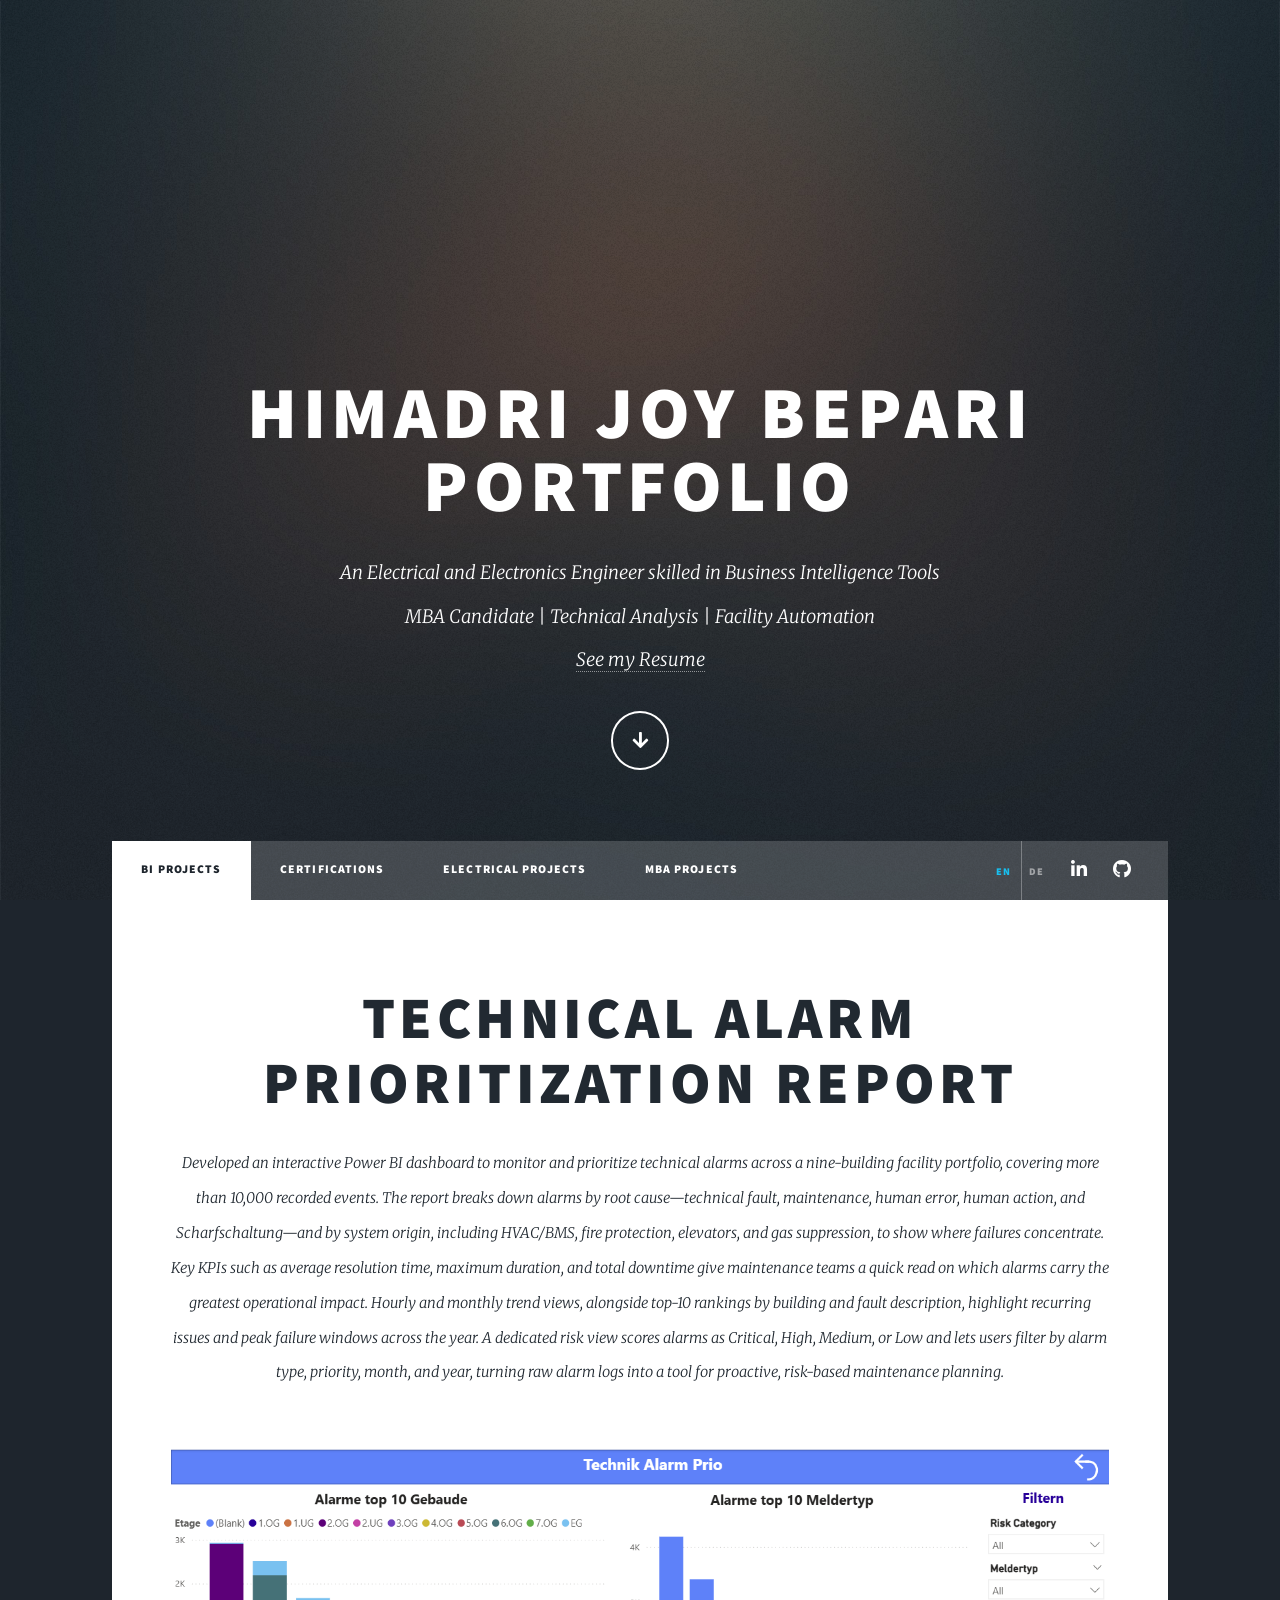
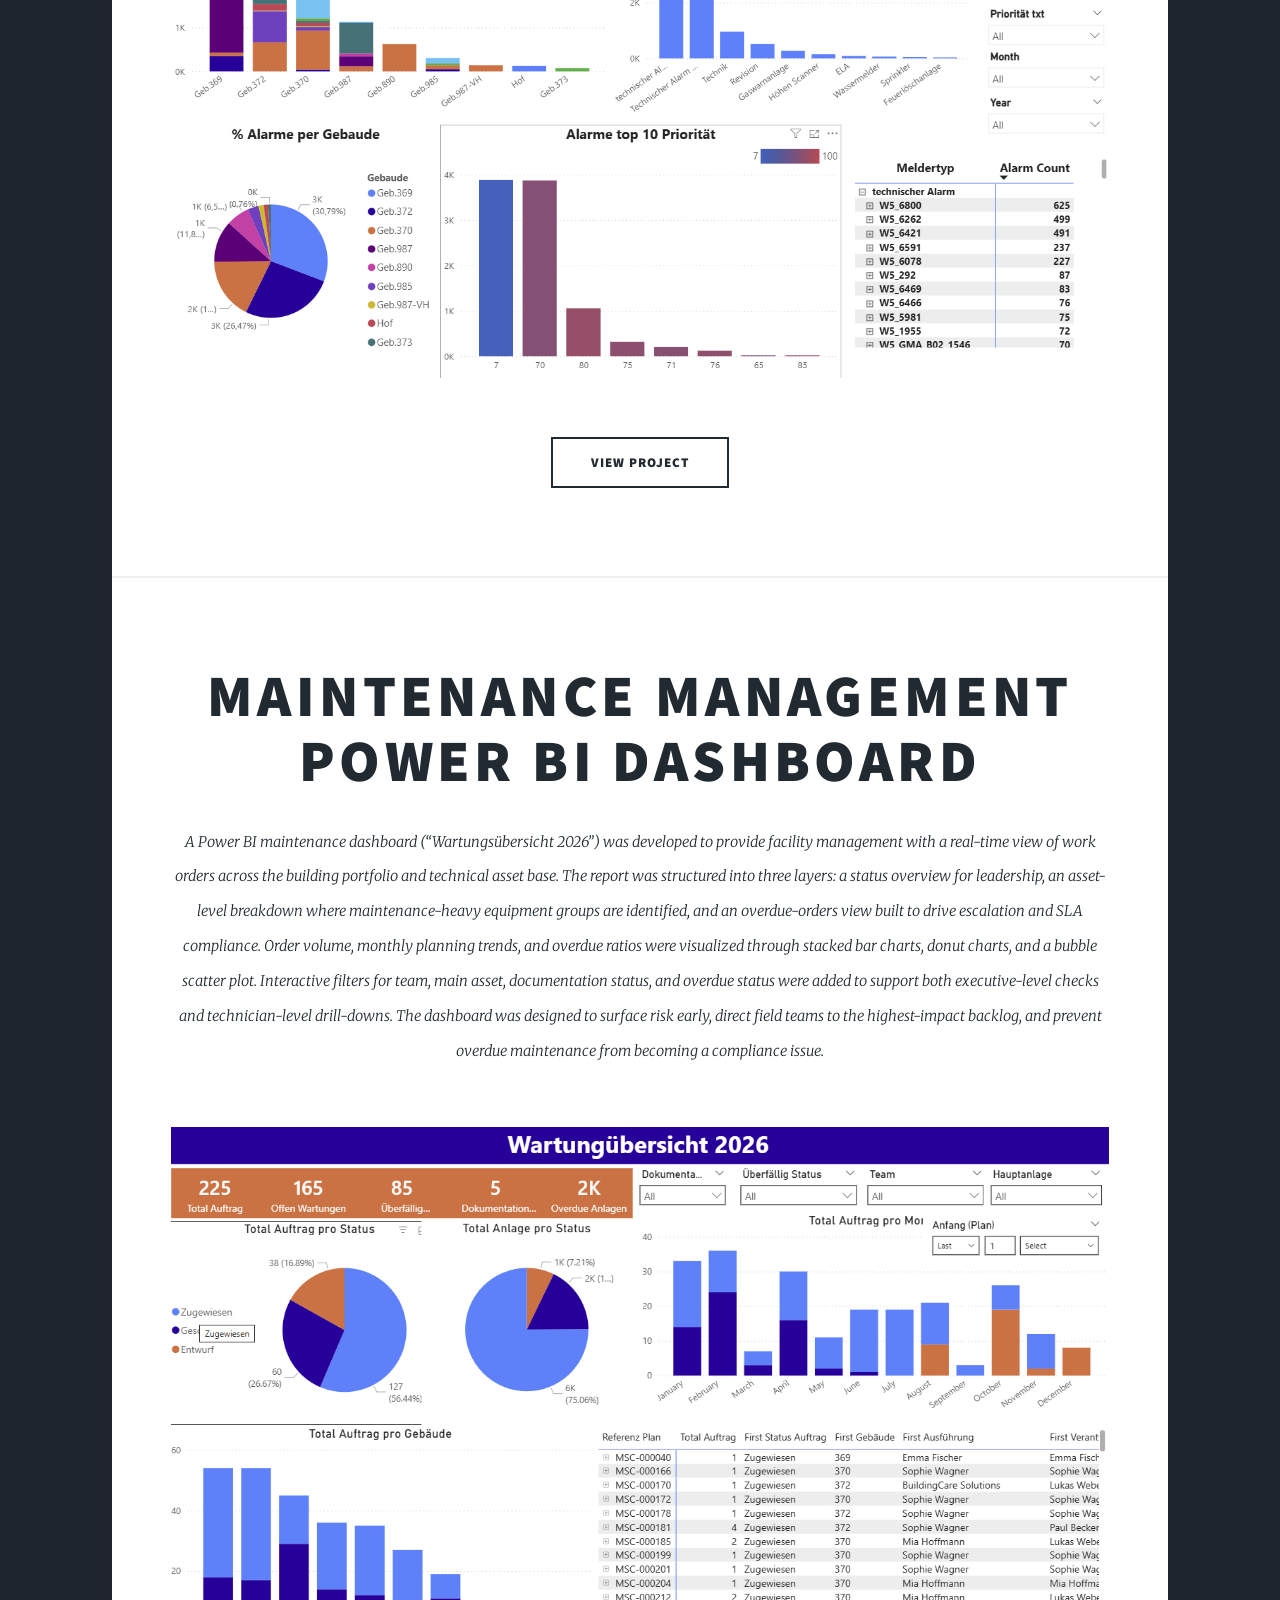
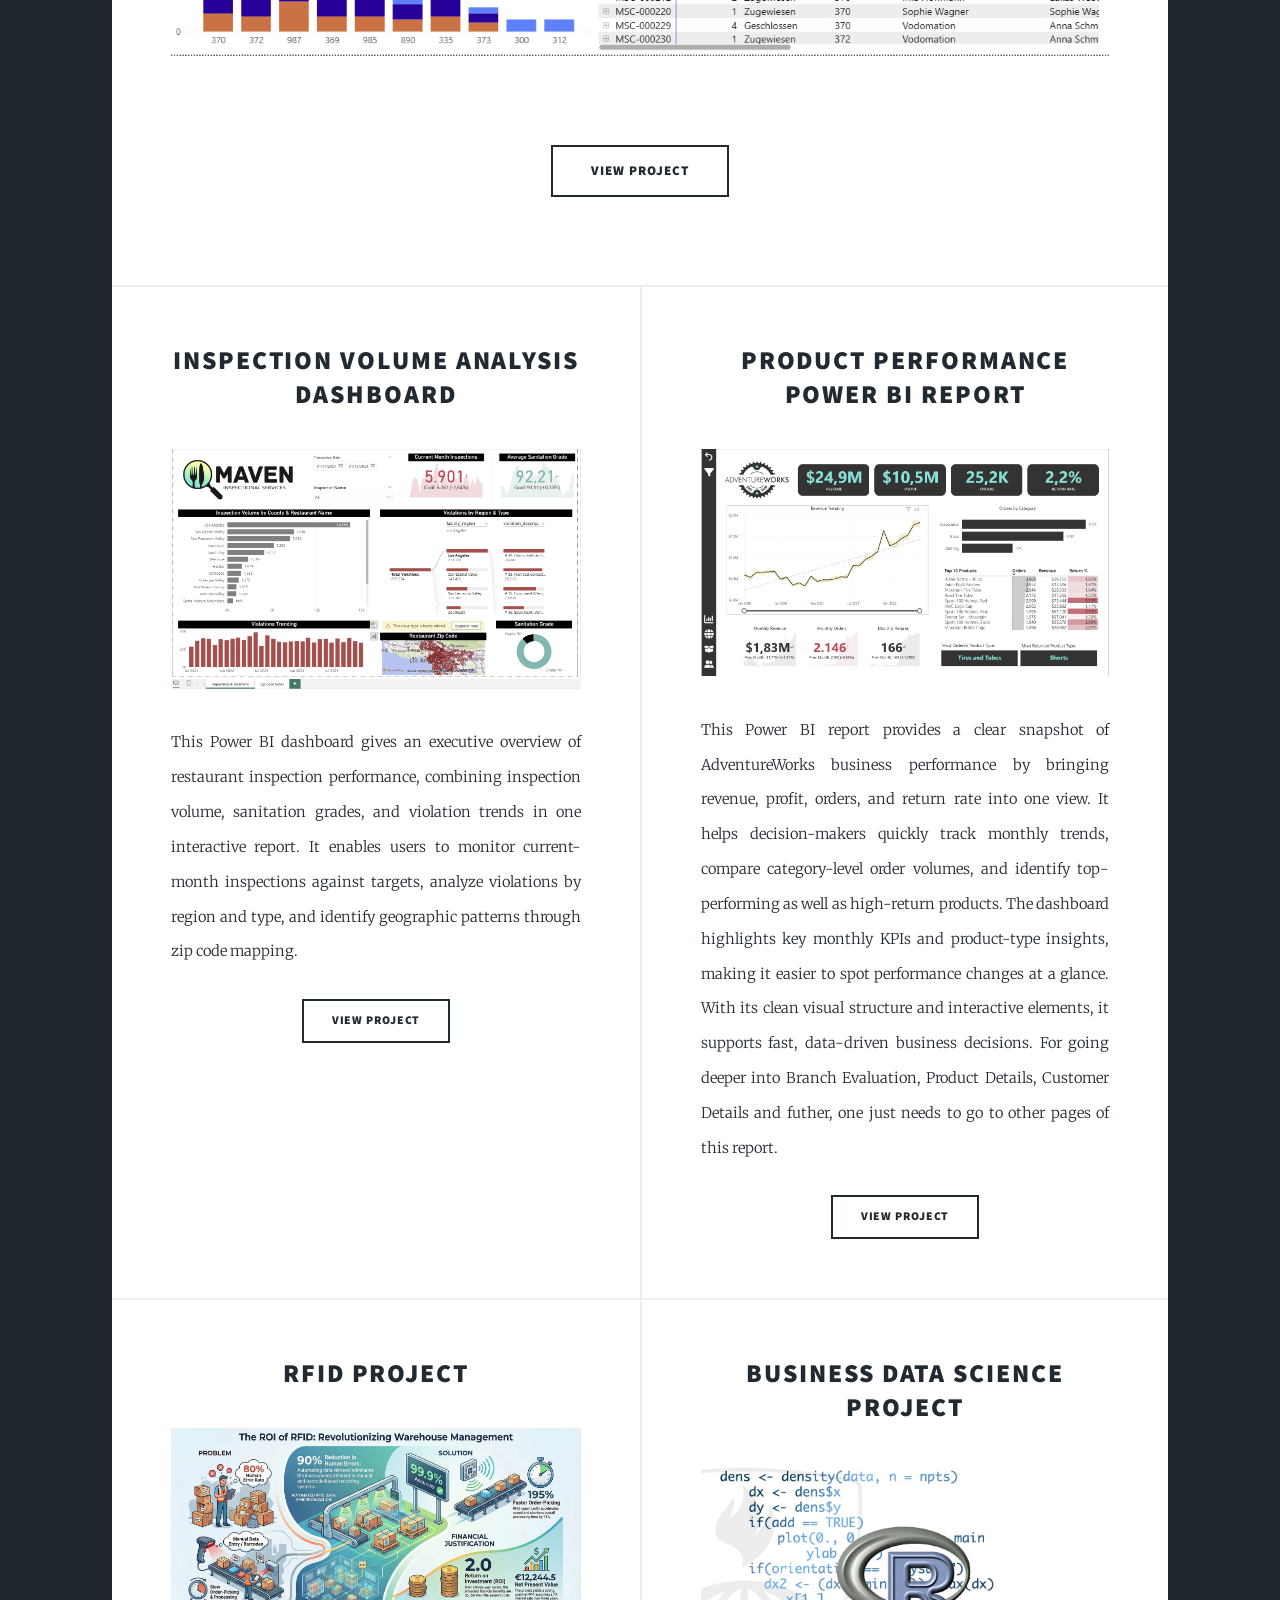
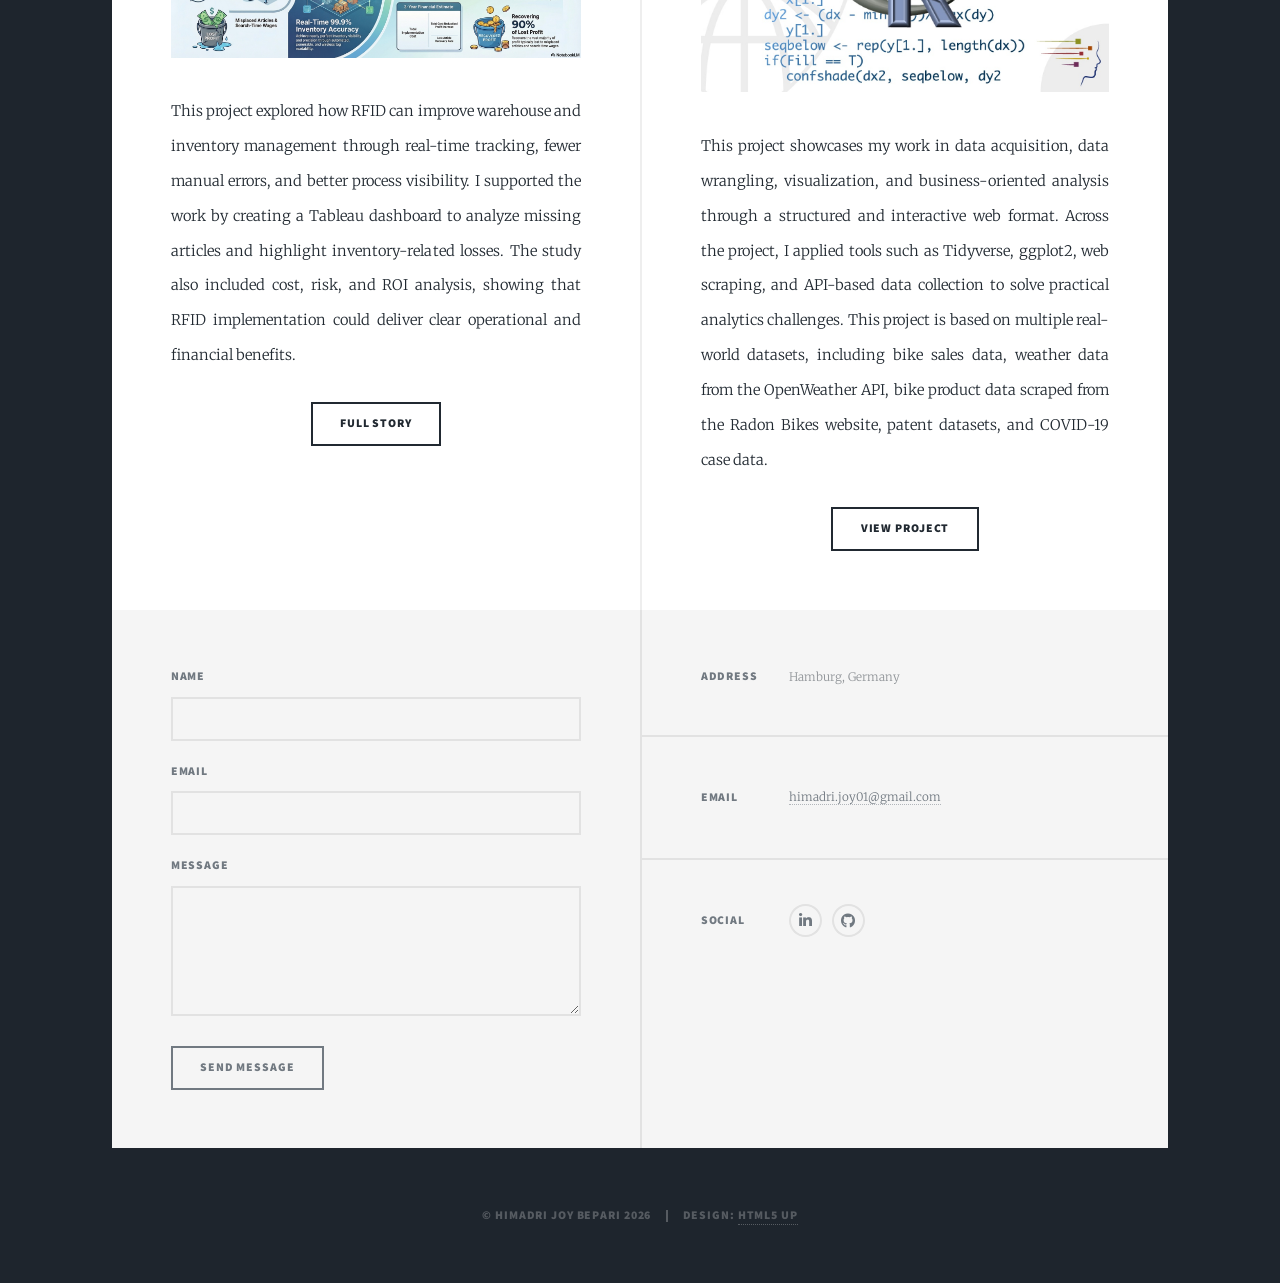
<file: index.html>
<!DOCTYPE HTML>
<!--
	Massively by HTML5 UP
	html5up.net | @ajlkn
	Free for personal and commercial use under the CCA 3.0 license (html5up.net/license)
-->
<html lang="en">
	<head>
		<title>himadri joy bepari portfolio</title>
		<meta charset="utf-8" />
		<meta name="viewport" content="width=device-width, initial-scale=1" />
		<meta name="description" content="Portfolio of Himadri Joy Bepari — Electrical and Electronics Engineer and MBA candidate. Featured Power BI, RFID, and business data science projects." />
		<meta property="og:title" content="Himadri Joy Bepari — Portfolio" />
		<meta property="og:description" content="Portfolio of Himadri Joy Bepari — Electrical and Electronics Engineer and MBA candidate. Featured Power BI, RFID, and business data science projects." />
		<meta property="og:type" content="website" />
		<meta property="og:url" content="https://himjoy.github.io/joyport.github.io/index.html" />
		<meta property="og:image" content="https://himjoy.github.io/joyport.github.io/images/Tech1.png" />
		<link rel="stylesheet" href="assets/css/main.css" />
		<noscript><link rel="stylesheet" href="assets/css/noscript.css" /></noscript>
	</head>
	<body class="is-preload">

		<!-- Wrapper -->
			<div id="wrapper" class="fade-in">

				<!-- Intro -->
					<div id="intro">
						<h1>HIMADRI JOY BEPARI<br />
						Portfolio</h1>
						<p><span data-i18n="hero_tagline1">An Electrical and Electronics Engineer skilled in Business Intelligence Tools</span> <br />
							<span data-i18n="hero_tagline2">MBA Candidate | Technical Analysis | Facility Automation</span> <br />
							<a href="https://docs.google.com/document/d/1SnctO_vtCNkJ4ajtXKp4DETkbW0xUJk-hB3_7qw1e3s/edit?usp=sharing" data-i18n="hero_resume">See my Resume</a><br />
						</p>
						<ul class="actions">
							<li><a href="#header" class="button icon solid solo fa-arrow-down scrolly" data-i18n="hero_continue">Continue</a></li>
						</ul>
					</div>

				<!-- Header -->
					<header id="header">
						<a href="index.html" class="logo">HIMADRI JOY BEPARI</a>
					</header>

				<!-- Nav -->
					<nav id="nav">
						<ul class="links">
							<li class="active"><a href="index.html" data-i18n="nav_projects">Featured Projects</a></li>
							<li><a href="generic.html" data-i18n="nav_certs">Certifications</a></li>
							<li><a href="electrical.html" data-i18n="nav_electrical">Electrical Projects</a></li>
							<li><a href="mba.html" data-i18n="nav_mba">MBA Projects</a></li>
						</ul>
						<ul class="lang-toggle">
							<li><a href="#" data-lang-btn="en" onclick="setLang('en');return false;">EN</a></li>
							<li><a href="#" data-lang-btn="de" onclick="setLang('de');return false;">DE</a></li>
						</ul>
						<ul class="icons">
							<li><a href="https://www.linkedin.com/in/himadri-joy/" class="icon brands fa-linkedin-in"><span class="label">LinkedIn</span></a></li>
							<li><a href="https://github.com/HimJoy" class="icon brands fa-github"><span class="label">GitHub</span></a></li>
						</ul>
					</nav>

				<!-- Main -->
					<div id="main">

						<!-- Featured Post -->
							<article class="post featured">
								<header class="major">
									<h2><a href="https://github.com/HimJoy/PowerBI/tree/main/Technical%20ALarm"><span data-i18n="p5_title">Technical Alarm Prioritization Report</span></a></h2>
									<p data-i18n="p5_desc">Developed an interactive Power BI dashboard to monitor and prioritize technical alarms across a nine-building facility portfolio, covering more than 10,000 recorded events. The report breaks down alarms by root cause—technical fault, maintenance, human error, human action, and Scharfschaltung—and by system origin, including HVAC/BMS, fire protection, elevators, and gas suppression, to show where failures concentrate. Key KPIs such as average resolution time, maximum duration, and total downtime give maintenance teams a quick read on which alarms carry the greatest operational impact. Hourly and monthly trend views, alongside top-10 rankings by building and fault description, highlight recurring issues and peak failure windows across the year. A dedicated risk view scores alarms as Critical, High, Medium, or Low and lets users filter by alarm type, priority, month, and year, turning raw alarm logs into a tool for proactive, risk-based maintenance planning.</p>
								</header>
								<a href="https://github.com/HimJoy/PowerBI/tree/main/Technical%20ALarm" class="image main hover-cycle" data-images="images/Tech1.png,images/Tech2.png,images/Tech3.png,images/Tech4.png"><img src="images/Tech1.png" alt="Power BI dashboard prioritizing technical alarms by root cause, system origin, and risk level across a nine-building portfolio" /></a>
								<ul class="actions special">
									<li><a href="https://github.com/HimJoy/PowerBI/tree/main/Technical%20ALarm" class="button large" data-i18n="btn_view">View Project</a></li>
								</ul>
							</article>

						<!-- Featured Post -->
							<article class="post featured">
								<header class="major">
									<h2><a href="https://github.com/HimJoy/PowerBI/tree/main/version%20anym"><span data-i18n="p4_title1">Maintenance Management</span> <br />
									<span data-i18n="p4_title2">Power BI Dashboard</span></a></h2>
									<p data-i18n="p4_desc">A Power BI maintenance dashboard (“Wartungsübersicht 2026”) was developed to provide facility management with a real-time view of work orders across the building portfolio and technical asset base. The report was structured into three layers: a status overview for leadership, an asset-level breakdown where maintenance-heavy equipment groups are identified, and an overdue-orders view built to drive escalation and SLA compliance. Order volume, monthly planning trends, and overdue ratios were visualized through stacked bar charts, donut charts, and a bubble scatter plot. Interactive filters for team, main asset, documentation status, and overdue status were added to support both executive-level checks and technician-level drill-downs. The dashboard was designed to surface risk early, direct field teams to the highest-impact backlog, and prevent overdue maintenance from becoming a compliance issue.</p>
								</header>
								<a href="https://github.com/HimJoy/PowerBI/tree/main/version%20anym" class="image main hover-cycle" data-images="images/Overview.png,images/Anlage.png,images/uberfallig.png"><img src="images/Overview.png" alt="Power BI Wartungsübersicht 2026 dashboard showing status overview, asset-level maintenance breakdown, and overdue work orders" /></a>
								<ul class="actions special">
									<li><a href="https://github.com/HimJoy/PowerBI/tree/main/version%20anym" class="button large" data-i18n="btn_view">View Project</a></li>
								</ul>
							</article>

						<!-- Posts -->
							<section class="posts">
								<article>
									<header>
										<h2><a href="https://github.com/HimJoy/PowerBI/tree/main/InspectionServices"><span data-i18n="p1_title">Inspection Volume Analysis Dashboard</span><br />
										</a></h2>
									</header>
									<a href="https://github.com/HimJoy/PowerBI/tree/main/InspectionServices" class="image fit"><img src="images/maven.png" alt="Screenshot of restaurant inspection volume Power BI dashboard" /></a>
									<p data-i18n="p1_desc">This Power BI dashboard gives an executive overview of restaurant inspection performance, combining inspection volume, sanitation grades, and violation trends in one interactive report. It enables users to monitor current-month inspections against targets, analyze violations by region and type, and identify geographic patterns through zip code mapping.</p>
									<ul class="actions special">
										<li><a href="https://github.com/HimJoy/PowerBI/tree/main/InspectionServices" class="button" data-i18n="btn_view">View Project</a></li>
									</ul>
								</article>
								<article>
									<header>
										<h2><a href="https://github.com/HimJoy/PowerBI/blob/main/AdventureWorks%20PBIX%20Files/AdventureWorks%20Report_FINAL.pbix"><span data-i18n="p0_title1">Product Performance</span> <br />
										<span data-i18n="p0_title2">Power BI Report</span></a></h2>
									</header>
									<a href="https://github.com/HimJoy/PowerBI/blob/main/AdventureWorks%20PBIX%20Files/AdventureWorks%20Report_FINAL.pbix" class="image fit"><img src="images/cycle.png" alt="Screenshot of AdventureWorks Power BI report showing product performance dashboard" /></a>
									<p data-i18n="p0_desc">This Power BI report provides a clear snapshot of AdventureWorks business performance by bringing revenue, profit, orders, and return rate into one view. It helps decision-makers quickly track monthly trends, compare category-level order volumes, and identify top-performing as well as high-return products. The dashboard highlights key monthly KPIs and product-type insights, making it easier to spot performance changes at a glance. With its clean visual structure and interactive elements, it supports fast, data-driven business decisions. For going deeper into Branch Evaluation, Product Details, Customer Details and futher, one just needs to go to other pages of this report.</p>
									<ul class="actions special">
										<li><a href="https://github.com/HimJoy/PowerBI/blob/main/AdventureWorks%20PBIX%20Files/AdventureWorks%20Report_FINAL.pbix" class="button" data-i18n="btn_view">View Project</a></li>
									</ul>
								</article>
								<article>
									<header>

										<h2><a href="https://github.com/HimJoy/RFID_new/tree/main"><span data-i18n="p3_title">RFID Project</span><br />
										</a></h2>
									</header>
									<a href="https://github.com/HimJoy/RFID_new/tree/main" class="image fit"><img src="images/rfid.jpg" alt="Tableau dashboard for RFID-based warehouse and inventory management" /></a>
									<p data-i18n="rfid_desc">This project explored how RFID can improve warehouse and inventory management through real-time tracking, fewer manual errors, and better process visibility. I supported the work by creating a Tableau dashboard to analyze missing articles and highlight inventory-related losses. The study also included cost, risk, and ROI analysis, showing that RFID implementation could deliver clear operational and financial benefits.</p>
									<ul class="actions special">
										<li><a href="https://github.com/HimJoy/RFID_new/tree/main" class="button" data-i18n="btn_full">Full Story</a></li>
									</ul>
								</article>
								<article>
									<header>
										<h2><a href="https://github.com/TUHHStartupEngineers-Classroom/ss23-bdsb-HimJoy"><span data-i18n="p2_title">Business Data Science Project</span><br />
										</a></h2>
									</header>
									<a href="https://github.com/TUHHStartupEngineers-Classroom/ss23-bdsb-HimJoy" class="image fit"><img src="images/Rprogramming.jpg" alt="Screenshot of business data science project analysis in R" /></a>
									<p data-i18n="p2_desc">This project showcases my work in data acquisition, data wrangling, visualization, and business-oriented analysis through a structured and interactive web format. Across the project, I applied tools such as Tidyverse, ggplot2, web scraping, and API-based data collection to solve practical analytics challenges. This project is based on multiple real-world datasets, including bike sales data, weather data from the OpenWeather API, bike product data scraped from the Radon Bikes website, patent datasets, and COVID-19 case data.</p>
									<ul class="actions special">
										<li><a href="https://github.com/TUHHStartupEngineers-Classroom/ss23-bdsb-HimJoy" class="button" data-i18n="btn_view">View Project</a></li>
									</ul>
								</article>

							</section>

					</div>

				<!-- Footer -->
					<footer id="footer">
						<section>
							<form method="post" action="#">
								<div class="fields">
									<div class="field">
										<label for="name" data-i18n="form_name">Name</label>
										<input type="text" name="name" id="name" />
									</div>
									<div class="field">
										<label for="email" data-i18n="form_email">Email</label>
										<input type="text" name="email" id="email" />
									</div>
									<div class="field">
										<label for="message" data-i18n="form_message">Message</label>
										<textarea name="message" id="message" rows="3"></textarea>
									</div>
								</div>
								<ul class="actions">
									<li><input type="submit" value="Send Message" data-i18n="form_submit" /></li>
								</ul>
							</form>
						</section>
						<section class="split contact">
							<section class="alt">
								<h3 data-i18n="addr_heading">Address</h3>
								<p><span data-i18n="hamburg">Hamburg, Germany</span><br />
								</p>
							</section>
							<section>
								<h3 data-i18n="email_heading">Email</h3>
								<p><a href="mailto:himadri.joy01@gmail.com">himadri.joy01@gmail.com</a></p>
							</section>
							<section>
								<h3 data-i18n="social_heading">Social</h3>
								<ul class="icons alt">
									<li><a href="https://www.linkedin.com/in/himadri-joy/" class="icon brands fa-linkedin-in"><span class="label">LinkedIn</span></a></li>
									<li><a href="https://github.com/HimJoy" class="icon brands fa-github"><span class="label">GitHub</span></a></li>
								</ul>
							</section>
						</section>
					</footer>

				<!-- Copyright -->
					<div id="copyright">
						<ul><li>&copy; Himadri Joy Bepari 2026</li><li>Design: <a href="https://html5up.net">HTML5 UP</a></li></ul>
					</div>

			</div>

		<!-- Scripts -->
			<script src="assets/js/jquery.min.js"></script>
			<script src="assets/js/jquery.scrollex.min.js"></script>
			<script src="assets/js/jquery.scrolly.min.js"></script>
			<script src="assets/js/browser.min.js"></script>
			<script src="assets/js/breakpoints.min.js"></script>
			<script src="assets/js/util.js"></script>
			<script src="assets/js/main.js"></script>

			<script>
				window.PAGE_I18N = {
					en: {
						hero_tagline1: "An Electrical and Electronics Engineer skilled in Business Intelligence Tools",
						hero_tagline2: "MBA Candidate | Technical Analysis | Facility Automation",
						hero_resume: "See my Resume",
						hero_continue: "Continue",
						p0_title1: "Product Performance",
						p0_title2: "Power BI Report",
						p0_desc: "This Power BI report provides a clear snapshot of AdventureWorks business performance by bringing revenue, profit, orders, and return rate into one view. It helps decision-makers quickly track monthly trends, compare category-level order volumes, and identify top-performing as well as high-return products. The dashboard highlights key monthly KPIs and product-type insights, making it easier to spot performance changes at a glance. With its clean visual structure and interactive elements, it supports fast, data-driven business decisions. For going deeper into Branch Evaluation, Product Details, Customer Details and futher, one just needs to go to other pages of this report.",
						p1_title: "Inspection Volume Analysis Dashboard",
						p1_desc: "This Power BI dashboard gives an executive overview of restaurant inspection performance, combining inspection volume, sanitation grades, and violation trends in one interactive report. It enables users to monitor current-month inspections against targets, analyze violations by region and type, and identify geographic patterns through zip code mapping.",
						p2_title: "Business Data Science Project",
						p2_desc: "This project showcases my work in data acquisition, data wrangling, visualization, and business-oriented analysis through a structured and interactive web format. Across the project, I applied tools such as Tidyverse, ggplot2, web scraping, and API-based data collection to solve practical analytics challenges. This project is based on multiple real-world datasets, including bike sales data, weather data from the OpenWeather API, bike product data scraped from the Radon Bikes website, patent datasets, and COVID-19 case data.",
						p3_title: "RFID Project",
						p4_title1: "Maintenance Management",
						p4_title2: "Power BI Dashboard",
						p4_desc: "A Power BI maintenance dashboard (“Wartungsübersicht 2026”) was developed to provide facility management with a real-time view of work orders across the building portfolio and technical asset base. The report was structured into three layers: a status overview for leadership, an asset-level breakdown where maintenance-heavy equipment groups are identified, and an overdue-orders view built to drive escalation and SLA compliance. Order volume, monthly planning trends, and overdue ratios were visualized through stacked bar charts, donut charts, and a bubble scatter plot. Interactive filters for team, main asset, documentation status, and overdue status were added to support both executive-level checks and technician-level drill-downs. The dashboard was designed to surface risk early, direct field teams to the highest-impact backlog, and prevent overdue maintenance from becoming a compliance issue.",
						p5_title: "Technical Alarm Prioritization Report",
						p5_desc: "Developed an interactive Power BI dashboard to monitor and prioritize technical alarms across a nine-building facility portfolio, covering more than 10,000 recorded events. The report breaks down alarms by root cause—technical fault, maintenance, human error, human action, and Scharfschaltung—and by system origin, including HVAC/BMS, fire protection, elevators, and gas suppression, to show where failures concentrate. Key KPIs such as average resolution time, maximum duration, and total downtime give maintenance teams a quick read on which alarms carry the greatest operational impact. Hourly and monthly trend views, alongside top-10 rankings by building and fault description, highlight recurring issues and peak failure windows across the year. A dedicated risk view scores alarms as Critical, High, Medium, or Low and lets users filter by alarm type, priority, month, and year, turning raw alarm logs into a tool for proactive, risk-based maintenance planning."
					},
					de: {
						hero_tagline1: "Elektroingenieur mit Schwerpunkt Business-Intelligence-Tools",
						hero_tagline2: "MBA-Kandidat | Technische Analyse | Gebäudeautomation",
						hero_resume: "Lebenslauf ansehen",
						hero_continue: "Weiter",
						p0_title1: "Produktleistung",
						p0_title2: "Power-BI-Report",
						p0_desc: "Dieser Power-BI-Report zeigt die Geschäftsentwicklung von AdventureWorks auf einen Blick: Umsatz, Gewinn, Bestellungen und Retourenquote werden in einer Ansicht zusammengeführt. Er hilft Entscheidern, monatliche Trends schnell zu erkennen, Bestellvolumen nach Kategorie zu vergleichen und sowohl Top-Produkte als auch Produkte mit hoher Retourenquote zu identifizieren. Die weiteren Seiten des Reports bieten zusätzliche Auswertungen zu Niederlassungen, Produkten und Kunden.",
						p1_title: "Dashboard zur Analyse des Inspektionsvolumens",
						p1_desc: "Dieses Power-BI-Dashboard bietet einen Management-Überblick über die Inspektionsleistung von Restaurants und vereint Inspektionsvolumen, Hygienebewertungen und Verstoßtrends in einem interaktiven Report. Es ermöglicht, die Inspektionen des laufenden Monats mit den Zielwerten zu vergleichen, Verstöße nach Region und Art zu analysieren und geografische Muster über Postleitzahlen sichtbar zu machen.",
						p2_title: "Business-Data-Science-Projekt",
						p2_desc: "Dieses Projekt zeigt meine Arbeit in den Bereichen Datenbeschaffung, Datenaufbereitung, Visualisierung und businessorientierte Analyse in einem strukturierten, interaktiven Webformat. Ich setzte Werkzeuge wie Tidyverse, ggplot2, Web Scraping und API-basierte Datenerfassung ein, um praxisnahe Analyseaufgaben zu lösen. Grundlage sind mehrere reale Datensätze, darunter Fahrradverkaufsdaten, Wetterdaten der OpenWeather-API, von der Radon-Bikes-Website gescrapte Produktdaten, Patentdaten und COVID-19-Fallzahlen.",
						p3_title: "RFID-Projekt",
						p4_title1: "Instandhaltungsmanagement",
						p4_title2: "Power-BI-Dashboard",
						p4_desc: "Ein Power-BI-Wartungsdashboard („Wartungsübersicht 2026“) wurde entwickelt, um dem Facility Management einen Echtzeit-Überblick über Arbeitsaufträge im gesamten Gebäudeportfolio und Anlagenbestand zu geben. Der Report gliedert sich in drei Ebenen: eine Statusübersicht für die Führungsebene, eine Aufschlüsselung auf Anlagenebene zur Identifikation wartungsintensiver Anlagengruppen sowie eine Ansicht überfälliger Aufträge zur Steuerung von Eskalationen und SLA-Einhaltung. Auftragsvolumen, monatliche Planungstrends und Überfälligkeitsquoten wurden mit gestapelten Balkendiagrammen, Donut-Charts und einem Bubble-Scatter-Plot visualisiert. Interaktive Filter nach Team, Hauptanlage, Dokumentationsstatus und Überfälligkeitsstatus unterstützen sowohl Prüfungen auf Führungsebene als auch Drill-downs auf Techniker-Ebene. Das Dashboard wurde entwickelt, um Risiken frühzeitig sichtbar zu machen, Außendienstteams auf den wirkungsvollsten Rückstand zu lenken und zu verhindern, dass überfällige Wartungen zu einem Compliance-Problem werden.",
						p5_title: "Bericht zur Priorisierung technischer Alarme",
						p5_desc: "Entwicklung eines interaktiven Power-BI-Dashboards zur Überwachung und Priorisierung technischer Alarme über ein Portfolio von neun Gebäuden hinweg, das mehr als 10.000 erfasste Ereignisse umfasst. Der Report gliedert Alarme nach Ursache – technischer Fehler, Wartung, menschlicher Fehler, menschliche Handlung und Scharfschaltung – sowie nach Systemherkunft, darunter HLK/GLT, Brandschutz, Aufzüge und Gaslöschanlagen, um Häufungspunkte von Störungen sichtbar zu machen. Zentrale KPIs wie durchschnittliche Behebungszeit, maximale Dauer und Gesamtausfallzeit geben Instandhaltungsteams einen schnellen Überblick darüber, welche Alarme die größten betrieblichen Auswirkungen haben. Stündliche und monatliche Trendansichten sowie Top-10-Rankings nach Gebäude und Fehlerbeschreibung zeigen wiederkehrende Probleme und Spitzenzeiten im Jahresverlauf. Eine eigene Risikoansicht bewertet Alarme als Kritisch, Hoch, Mittel oder Niedrig und ermöglicht das Filtern nach Alarmtyp, Priorität, Monat und Jahr – so werden rohe Alarmprotokolle zu einem Werkzeug für proaktive, risikobasierte Wartungsplanung."
					}
				};
			</script>
			<script src="assets/js/i18n.js"></script>

			<script>
				document.querySelectorAll('.hover-cycle').forEach(function (el) {
					var images = el.getAttribute('data-images').split(',');
					var img = el.querySelector('img');
					var index = 0;
					var timer = null;

					images.forEach(function (src) {
						var preload = new Image();
						preload.src = src;
					});

					el.addEventListener('mouseenter', function () {
						clearInterval(timer);
						index = 0;
						timer = setInterval(function () {
							index = (index + 1) % images.length;
							img.src = images[index];
						}, 900);
					});

					el.addEventListener('mouseleave', function () {
						clearInterval(timer);
						index = 0;
						img.src = images[0];
					});
				});
			</script>

	</body>
</html>
</file>
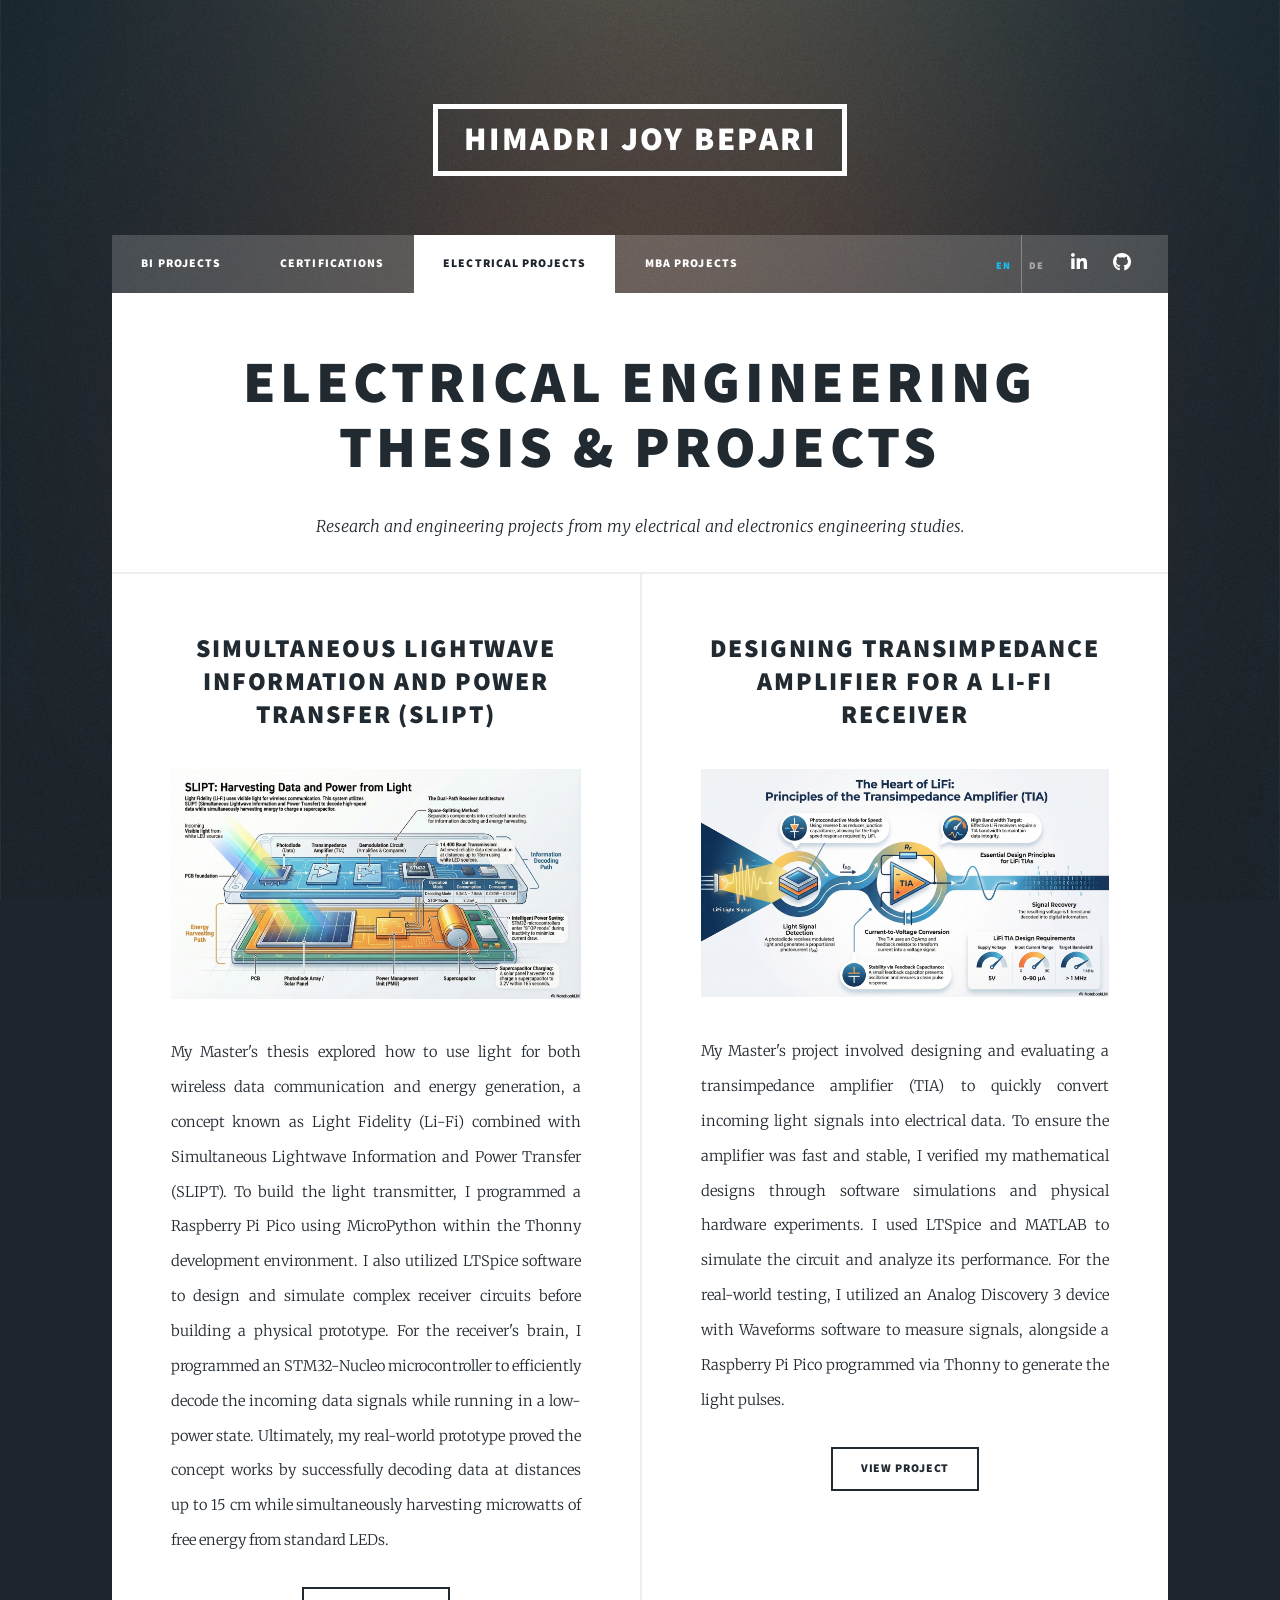
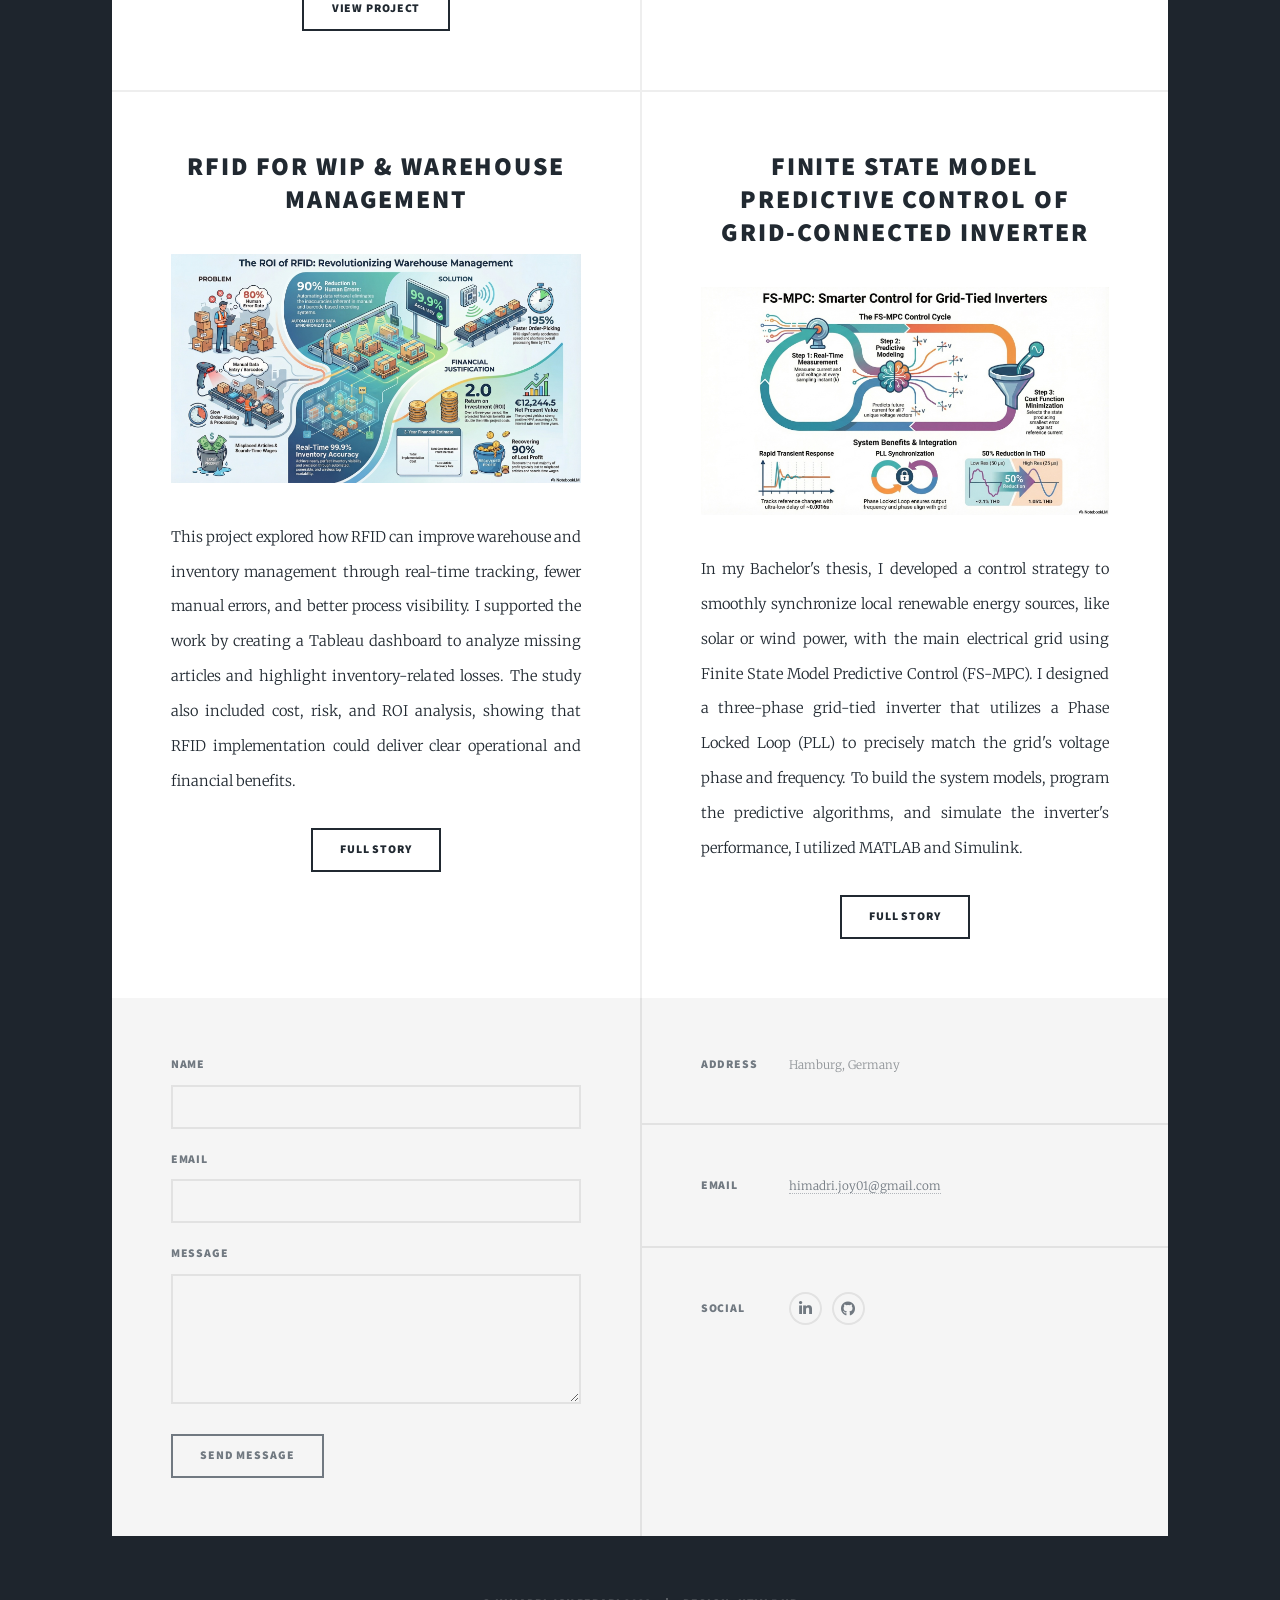
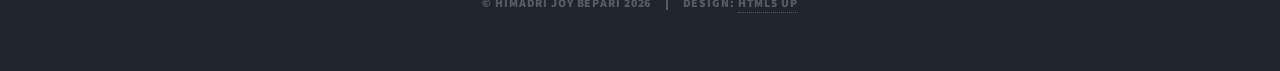
<file: electrical.html>
<!DOCTYPE HTML>
<!--
	Massively by HTML5 UP
	html5up.net | @ajlkn
	Free for personal and commercial use under the CCA 3.0 license (html5up.net/license)
-->
<html lang="en">
	<head>
		<title>himadri joy bepari electrical engineering projects</title>
		<meta charset="utf-8" />
		<meta name="viewport" content="width=device-width, initial-scale=1" />
		<meta name="description" content="Electrical engineering thesis and projects by Himadri Joy Bepari, including Li-Fi/SLIPT research, RFID warehouse management, and grid-connected inverter control." />
		<meta property="og:title" content="Electrical Engineering Thesis &amp; Projects — Himadri Joy Bepari" />
		<meta property="og:description" content="Electrical engineering thesis and projects by Himadri Joy Bepari, including Li-Fi/SLIPT research, RFID warehouse management, and grid-connected inverter control." />
		<meta property="og:type" content="website" />
		<meta property="og:url" content="https://himjoy.github.io/joyport.github.io/electrical.html" />
		<meta property="og:image" content="https://himjoy.github.io/joyport.github.io/images/lifi_thesis_2.jpg" />
		<link rel="stylesheet" href="assets/css/main.css" />
		<noscript><link rel="stylesheet" href="assets/css/noscript.css" /></noscript>
	</head>
	<body class="is-preload">

		<!-- Wrapper -->
			<div id="wrapper">

				<!-- Header -->
					<header id="header">
						<a href="index.html" class="logo">HIMADRI JOY BEPARI</a>
					</header>

				<!-- Nav -->
					<nav id="nav">
						<ul class="links">
							<li><a href="index.html" data-i18n="nav_projects">BI Projects</a></li>
							<li><a href="generic.html" data-i18n="nav_certs">Certifications</a></li>
							<li class="active"><a href="electrical.html" data-i18n="nav_electrical">Electrical Projects</a></li>
							<li><a href="mba.html" data-i18n="nav_mba">MBA Projects</a></li>
						</ul>
						<ul class="lang-toggle">
							<li><a href="#" data-lang-btn="en" onclick="setLang('en');return false;">EN</a></li>
							<li><a href="#" data-lang-btn="de" onclick="setLang('de');return false;">DE</a></li>
						</ul>
						<ul class="icons">
							<li><a href="https://www.linkedin.com/in/himadri-joy/" class="icon brands fa-linkedin-in"><span class="label">LinkedIn</span></a></li>
							<li><a href="https://github.com/HimJoy" class="icon brands fa-github"><span class="label">GitHub</span></a></li>
						</ul>
					</nav>

				<!-- Main -->
					<div id="main">

						<header class="major">
							<h1 data-i18n="page_h1">Electrical Engineering Thesis &amp; Projects</h1>
							<p data-i18n="page_tagline">Research and engineering projects from my electrical and electronics engineering studies.</p>
						</header>

						<!-- Posts -->
							<section class="posts">
								<article>
									<header>
										<h2><a href="https://github.com/HimJoy/Thesis/tree/main/LiFi%20Thesis"><span data-i18n="e1_title">Simultaneous Lightwave Information and Power Transfer (SLIPT)</span><br />
										</a></h2>
									</header>
									<a href="https://github.com/HimJoy/Thesis/tree/main/LiFi%20Thesis" class="image fit"><img src="images/lifi_thesis_2.jpg" alt="Li-Fi SLIPT master's thesis receiver prototype" /></a>
									<p data-i18n="e1_desc">My Master's thesis explored how to use light for both wireless data communication and energy generation, a concept known as Light Fidelity (Li-Fi) combined with Simultaneous Lightwave Information and Power Transfer (SLIPT). To build the light transmitter, I programmed a Raspberry Pi Pico using MicroPython within the Thonny development environment. I also utilized LTSpice software to design and simulate complex receiver circuits before building a physical prototype. For the receiver's brain, I programmed an STM32-Nucleo microcontroller to efficiently decode the incoming data signals while running in a low-power state. Ultimately, my real-world prototype proved the concept works by successfully decoding data at distances up to 15 cm while simultaneously harvesting microwatts of free energy from standard LEDs.</p>
									<ul class="actions special">
										<li><a href="https://github.com/HimJoy/Thesis/tree/main/LiFi%20Thesis" class="button" data-i18n="btn_view">View Project</a></li>
									</ul>
								</article>
								<article>
									<header>
										<h2><a href="https://github.com/HimJoy/TIA_project"><span data-i18n="e2_title">Designing Transimpedance Amplifier for a Li-Fi receiver</span><br />
										</a></h2>
									</header>
									<a href="https://github.com/HimJoy/TIA_project" class="image fit"><img src="images/lifi_tia.jpg" alt="Transimpedance amplifier design for Li-Fi receiver" /></a>
									<p data-i18n="e2_desc">My Master's project involved designing and evaluating a transimpedance amplifier (TIA) to quickly convert incoming light signals into electrical data. To ensure the amplifier was fast and stable, I verified my mathematical designs through software simulations and physical hardware experiments. I used LTSpice and MATLAB to simulate the circuit and analyze its performance. For the real-world testing, I utilized an Analog Discovery 3 device with Waveforms software to measure signals, alongside a Raspberry Pi Pico programmed via Thonny to generate the light pulses.</p>
									<ul class="actions special">
										<li><a href="https://github.com/HimJoy/TIA_project" class="button" data-i18n="btn_view">View Project</a></li>
									</ul>
								</article>
								<article>
									<header>
										
										<h2><a href="https://github.com/HimJoy/RFID_new/tree/main"><span data-i18n="e3_title">RFID for WIP &amp; Warehouse Management</span><br />
										</a></h2>
									</header>
									<a href="https://github.com/HimJoy/RFID_new/tree/main" class="image fit"><img src="images/rfid.jpg" alt="Tableau dashboard for RFID-based warehouse and inventory management" /></a>
									<p data-i18n="rfid_desc">This project explored how RFID can improve warehouse and inventory management through real-time tracking, fewer manual errors, and better process visibility. I supported the work by creating a Tableau dashboard to analyze missing articles and highlight inventory-related losses. The study also included cost, risk, and ROI analysis, showing that RFID implementation could deliver clear operational and financial benefits.</p>
									<ul class="actions special">
										<li><a href="https://github.com/HimJoy/RFID_new/tree/main" class="button" data-i18n="btn_full">Full Story</a></li>
									</ul>
								</article>
								<article>
									<header>
										
										<h2><a href="https://github.com/HimJoy/Bachelor_Thesis_MPL_inverter"><span data-i18n="e4_title">Finite State Model Predictive Control of Grid-connected Inverter</span><br />
										</a></h2>
									</header>
									<a href="https://github.com/HimJoy/Bachelor_Thesis_MPL_inverter" class="image fit"><img src="images/mpc.jpg" alt="Finite state model predictive control simulation of grid-connected inverter" /></a>
									<p data-i18n="e4_desc">In my Bachelor's thesis, I developed a control strategy to smoothly synchronize local renewable energy sources, like solar or wind power, with the main electrical grid using Finite State Model Predictive Control (FS-MPC). I designed a three-phase grid-tied inverter that utilizes a Phase Locked Loop (PLL) to precisely match the grid's voltage phase and frequency. To build the system models, program the predictive algorithms, and simulate the inverter's performance, I utilized MATLAB and Simulink.</p>
									<ul class="actions special">
										<li><a href="https://github.com/HimJoy/Bachelor_Thesis_MPL_inverter" class="button" data-i18n="btn_full">Full Story</a></li>
									</ul>
								</article>
							</section>

						</div>

				<!-- Footer -->
					<footer id="footer">
						<section>
							<form method="post" action="#">
								<div class="fields">
									<div class="field">
										<label for="name" data-i18n="form_name">Name</label>
										<input type="text" name="name" id="name" />
									</div>
									<div class="field">
										<label for="email" data-i18n="form_email">Email</label>
										<input type="text" name="email" id="email" />
									</div>
									<div class="field">
										<label for="message" data-i18n="form_message">Message</label>
										<textarea name="message" id="message" rows="3"></textarea>
									</div>
								</div>
								<ul class="actions">
									<li><input type="submit" value="Send Message" data-i18n="form_submit" /></li>
								</ul>
							</form>
						</section>
						<section class="split contact">
							<section class="alt">
								<h3 data-i18n="addr_heading">Address</h3>
								<p><span data-i18n="hamburg">Hamburg, Germany</span><br />
								</p>
							</section>
							<section>
								<h3 data-i18n="email_heading">Email</h3>
								<p><a href="mailto:himadri.joy01@gmail.com">himadri.joy01@gmail.com</a></p>
							</section>
							<section>
								<h3 data-i18n="social_heading">Social</h3>
								<ul class="icons alt">
									<li><a href="https://www.linkedin.com/in/himadri-joy/" class="icon brands fa-linkedin-in"><span class="label">LinkedIn</span></a></li>
									<li><a href="https://github.com/HimJoy" class="icon brands fa-github"><span class="label">GitHub</span></a></li>
								</ul>
							</section>
						</section>
					</footer>

				<!-- Copyright -->
					<div id="copyright">
						<ul><li>&copy; Himadri Joy Bepari 2026</li><li>Design: <a href="https://html5up.net">HTML5 UP</a></li></ul>
					</div>

			</div>

		<!-- Scripts -->
			<script src="assets/js/jquery.min.js"></script>
			<script src="assets/js/jquery.scrollex.min.js"></script>
			<script src="assets/js/jquery.scrolly.min.js"></script>
			<script src="assets/js/browser.min.js"></script>
			<script src="assets/js/breakpoints.min.js"></script>
			<script src="assets/js/util.js"></script>
			<script src="assets/js/main.js"></script>

			<script>
				window.PAGE_I18N = {
					en: {
						page_h1: "Electrical Engineering Thesis & Projects",
						page_tagline: "Research and engineering projects from my electrical and electronics engineering studies.",
						e1_title: "Simultaneous Lightwave Information and Power Transfer (SLIPT)",
						e1_desc: "My Master's thesis explored how to use light for both wireless data communication and energy generation, a concept known as Light Fidelity (Li-Fi) combined with Simultaneous Lightwave Information and Power Transfer (SLIPT). To build the light transmitter, I programmed a Raspberry Pi Pico using MicroPython within the Thonny development environment. I also utilized LTSpice software to design and simulate complex receiver circuits before building a physical prototype. For the receiver's brain, I programmed an STM32-Nucleo microcontroller to efficiently decode the incoming data signals while running in a low-power state. Ultimately, my real-world prototype proved the concept works by successfully decoding data at distances up to 15 cm while simultaneously harvesting microwatts of free energy from standard LEDs.",
						e2_title: "Designing Transimpedance Amplifier for a Li-Fi receiver",
						e2_desc: "My Master's project involved designing and evaluating a transimpedance amplifier (TIA) to quickly convert incoming light signals into electrical data. To ensure the amplifier was fast and stable, I verified my mathematical designs through software simulations and physical hardware experiments. I used LTSpice and MATLAB to simulate the circuit and analyze its performance. For the real-world testing, I utilized an Analog Discovery 3 device with Waveforms software to measure signals, alongside a Raspberry Pi Pico programmed via Thonny to generate the light pulses.",
						e3_title: "RFID for WIP & Warehouse Management",
						e4_title: "Finite State Model Predictive Control of Grid-connected Inverter",
						e4_desc: "In my Bachelor's thesis, I developed a control strategy to smoothly synchronize local renewable energy sources, like solar or wind power, with the main electrical grid using Finite State Model Predictive Control (FS-MPC). I designed a three-phase grid-tied inverter that utilizes a Phase Locked Loop (PLL) to precisely match the grid's voltage phase and frequency. To build the system models, program the predictive algorithms, and simulate the inverter's performance, I utilized MATLAB and Simulink."
					},
					de: {
						page_h1: "Elektrotechnik – Abschlussarbeiten & Projekte",
						page_tagline: "Forschungs- und Ingenieurprojekte aus meinem Studium der Elektro- und Informationstechnik.",
						e1_title: "Simultane Lichtwellen-Informations- und Energieübertragung (SLIPT)",
						e1_desc: "Meine Masterarbeit untersuchte, wie sich Licht sowohl für die drahtlose Datenkommunikation als auch für die Energieerzeugung nutzen lässt – ein Konzept, das als Light Fidelity (Li-Fi) in Kombination mit Simultaneous Lightwave Information and Power Transfer (SLIPT) bekannt ist. Für den Lichtsender programmierte ich einen Raspberry Pi Pico mit MicroPython in der Entwicklungsumgebung Thonny. Zudem nutzte ich LTSpice, um komplexe Empfängerschaltungen zu entwerfen und zu simulieren, bevor ich einen physischen Prototyp baute. Für die Steuerung des Empfängers programmierte ich einen STM32-Nucleo-Mikrocontroller, der die eingehenden Datensignale auch im Low-Power-Modus effizient dekodiert. Der reale Prototyp bewies schließlich, dass das Konzept funktioniert: Er dekodierte Daten zuverlässig über Distanzen von bis zu 15 cm und gewann gleichzeitig Mikrowatt an Energie aus haushaltsüblichen LEDs.",
						e2_title: "Entwurf eines Transimpedanzverstärkers für einen Li-Fi-Empfänger",
						e2_desc: "In meinem Masterprojekt entwarf und bewertete ich einen Transimpedanzverstärker (TIA), der eingehende Lichtsignale schnell in elektrische Daten umwandelt. Um Geschwindigkeit und Stabilität des Verstärkers sicherzustellen, überprüfte ich meine mathematischen Entwürfe durch Softwaresimulationen und praktische Hardwareversuche. Für die Simulation der Schaltung und die Leistungsanalyse nutzte ich LTSpice und MATLAB. Für die Tests unter realen Bedingungen setzte ich ein Analog Discovery 3 mit der Software Waveforms zur Signalmessung ein, zusammen mit einem über Thonny programmierten Raspberry Pi Pico zur Erzeugung der Lichtpulse.",
						e3_title: "RFID für Bestands- und Lagerverwaltung",
						e4_title: "Finite-State Model Predictive Control eines netzgekoppelten Wechselrichters",
						e4_desc: "In meiner Bachelorarbeit entwickelte ich eine Regelungsstrategie, um lokale erneuerbare Energiequellen wie Solar- oder Windkraft mithilfe von Finite State Model Predictive Control (FS-MPC) reibungslos mit dem öffentlichen Stromnetz zu synchronisieren. Ich entwarf einen dreiphasigen netzgekoppelten Wechselrichter, der über eine Phasenregelschleife (PLL) die Netzspannung präzise in Phase und Frequenz nachführt. Zum Aufbau der Systemmodelle, zur Programmierung der Vorhersagealgorithmen und zur Simulation der Wechselrichterleistung nutzte ich MATLAB und Simulink."
					}
				};
			</script>
			<script src="assets/js/i18n.js"></script>

	</body>
</html>
</file>
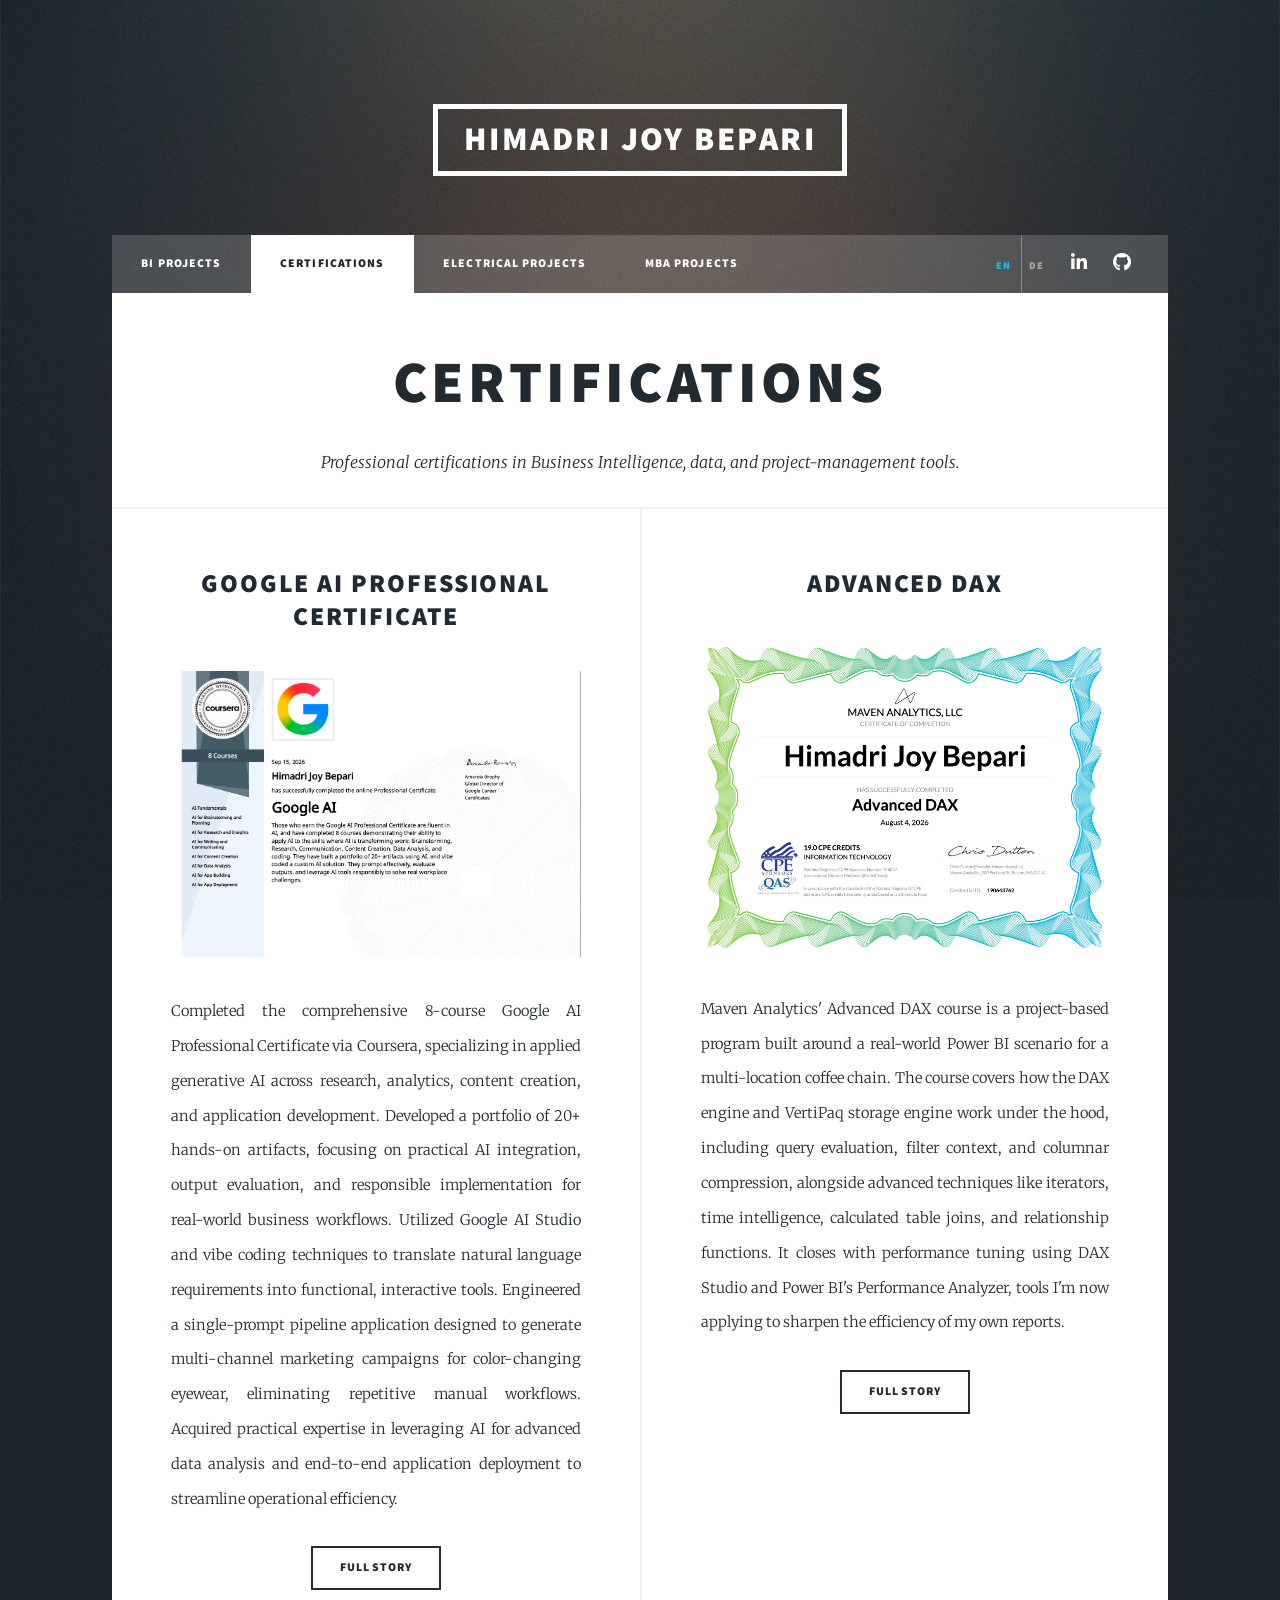
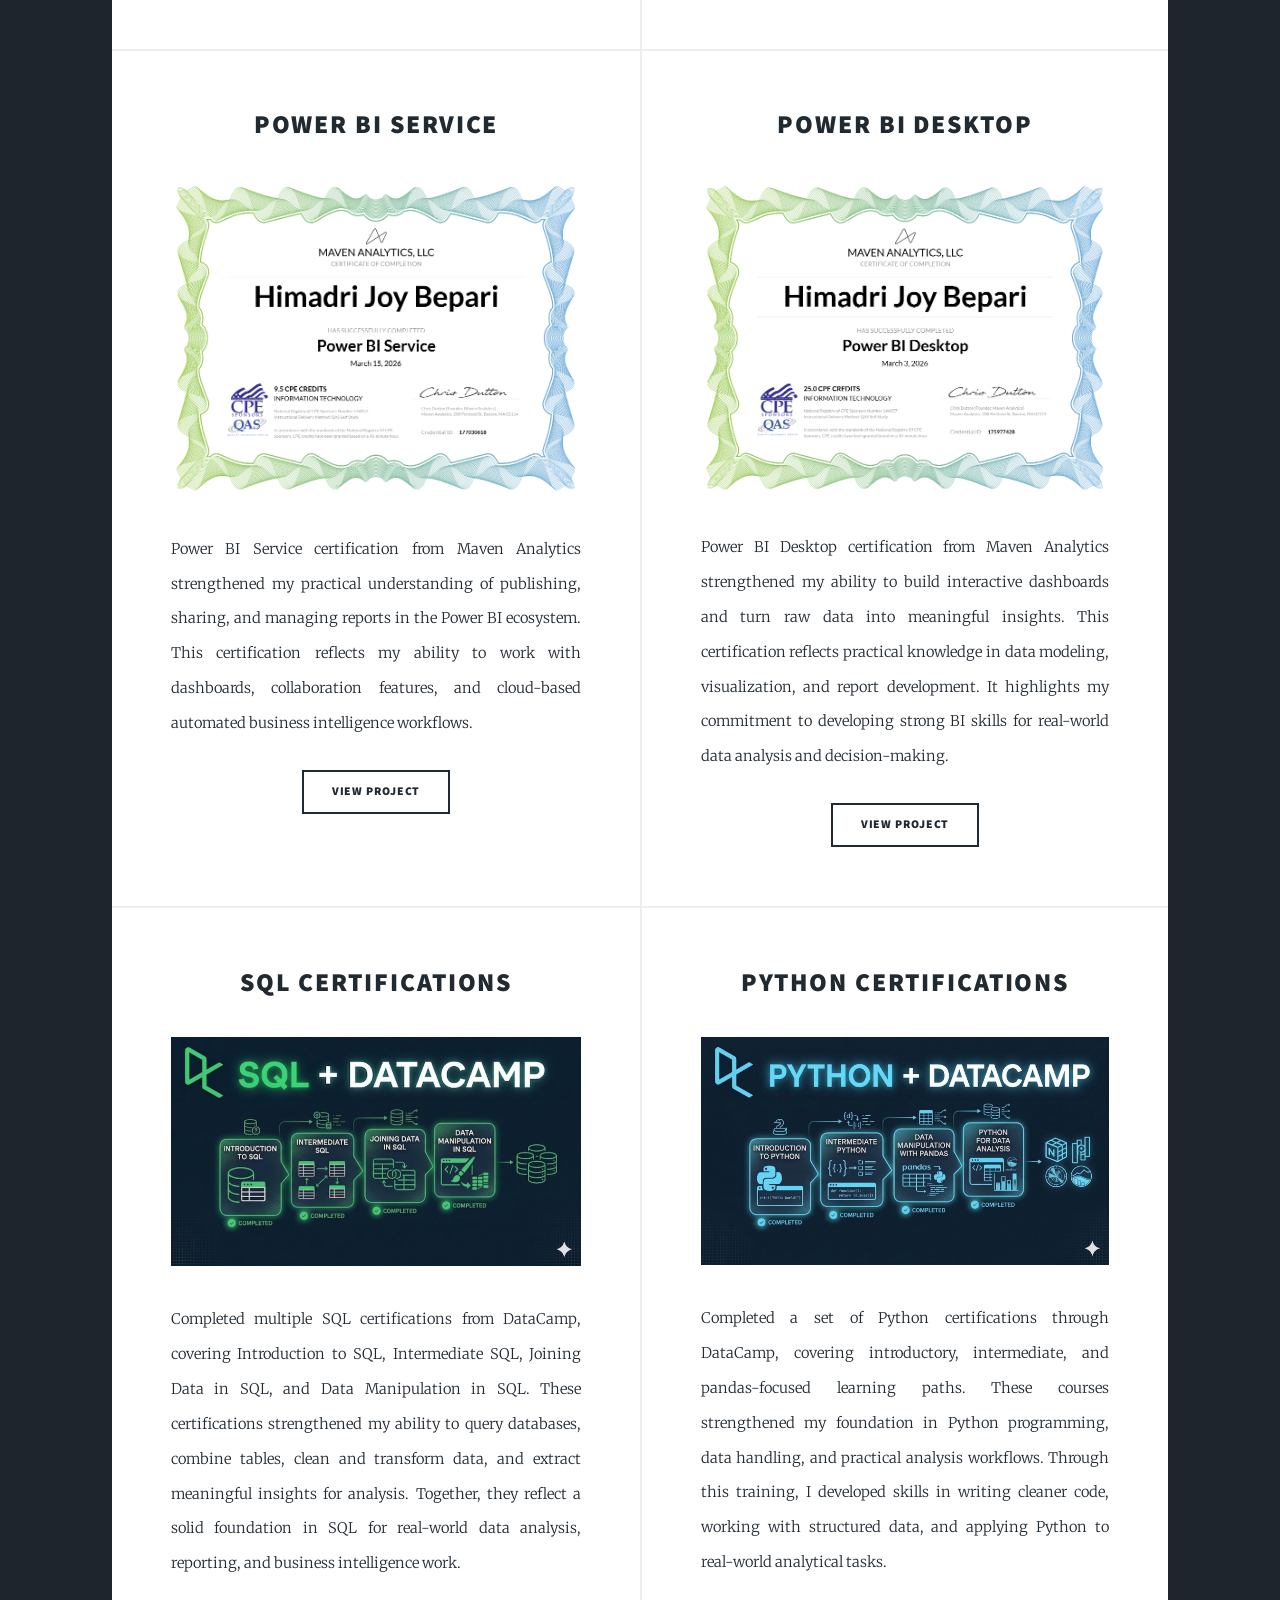
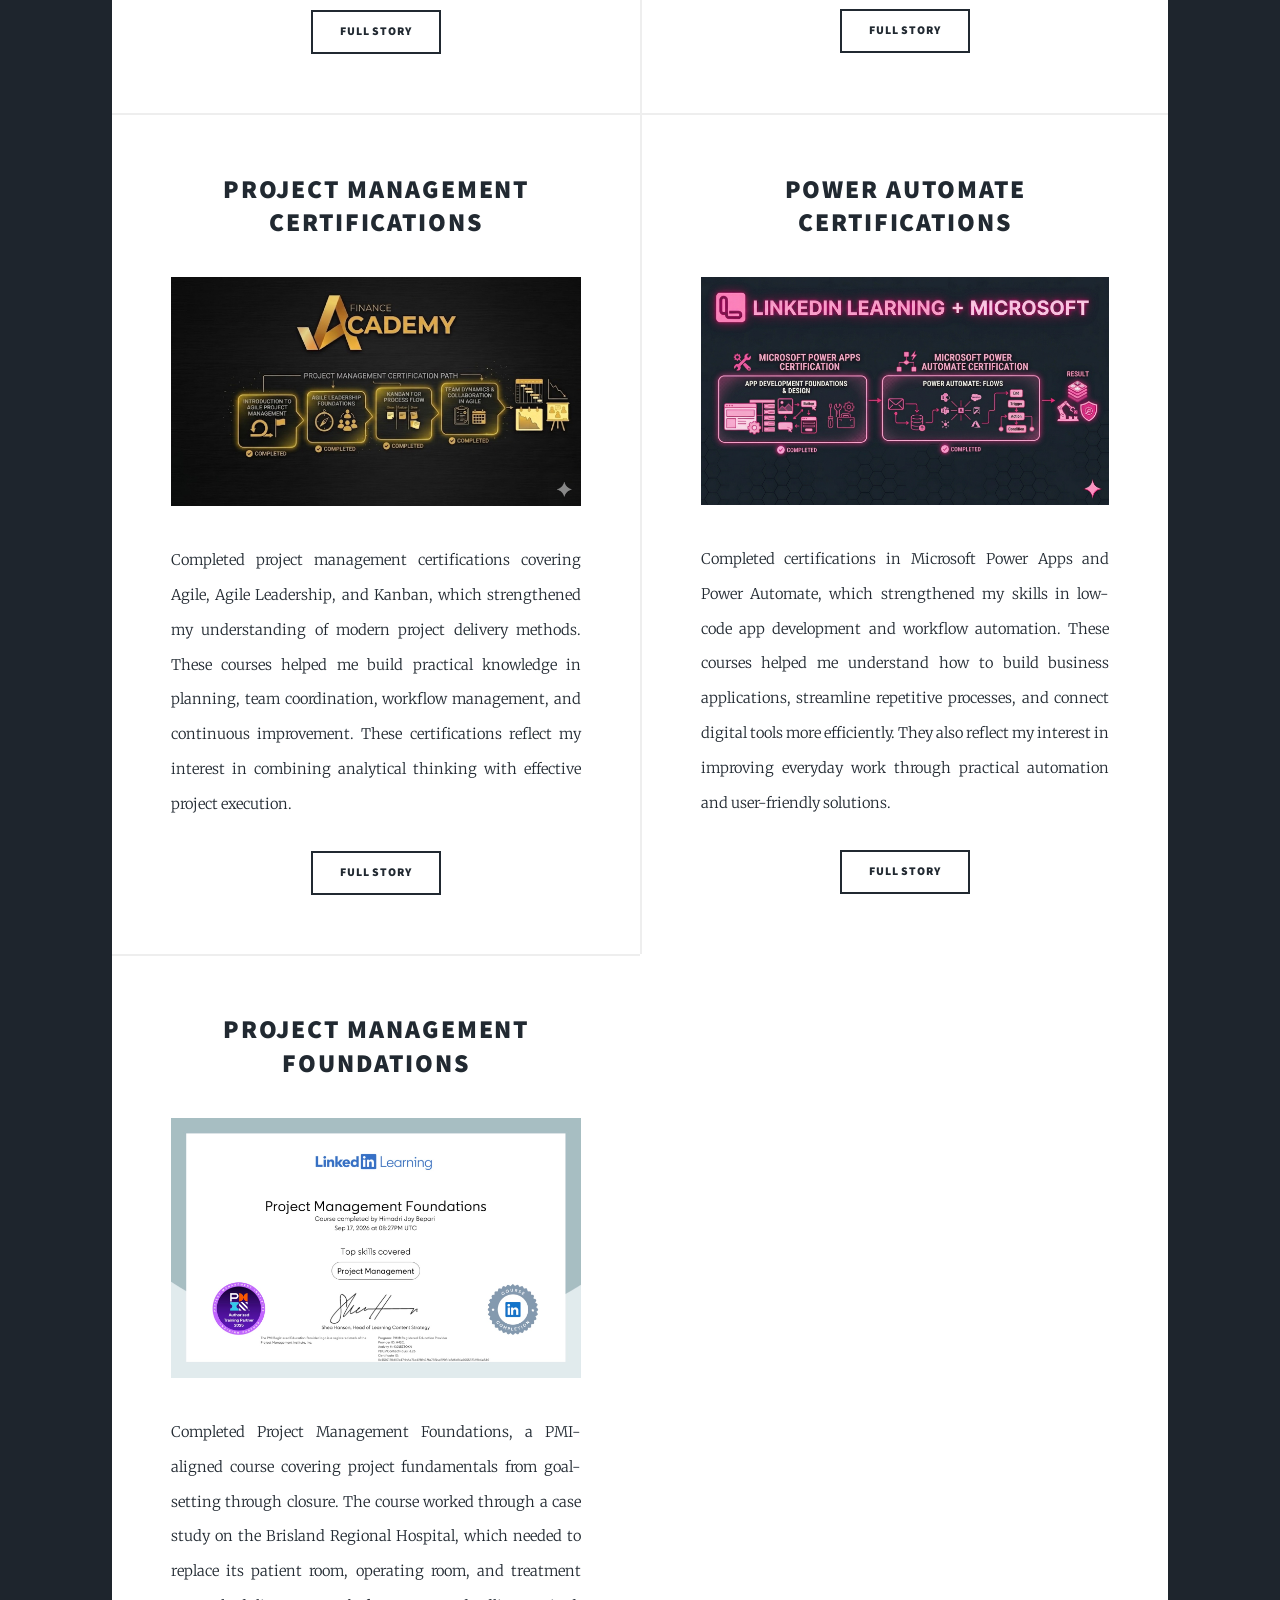
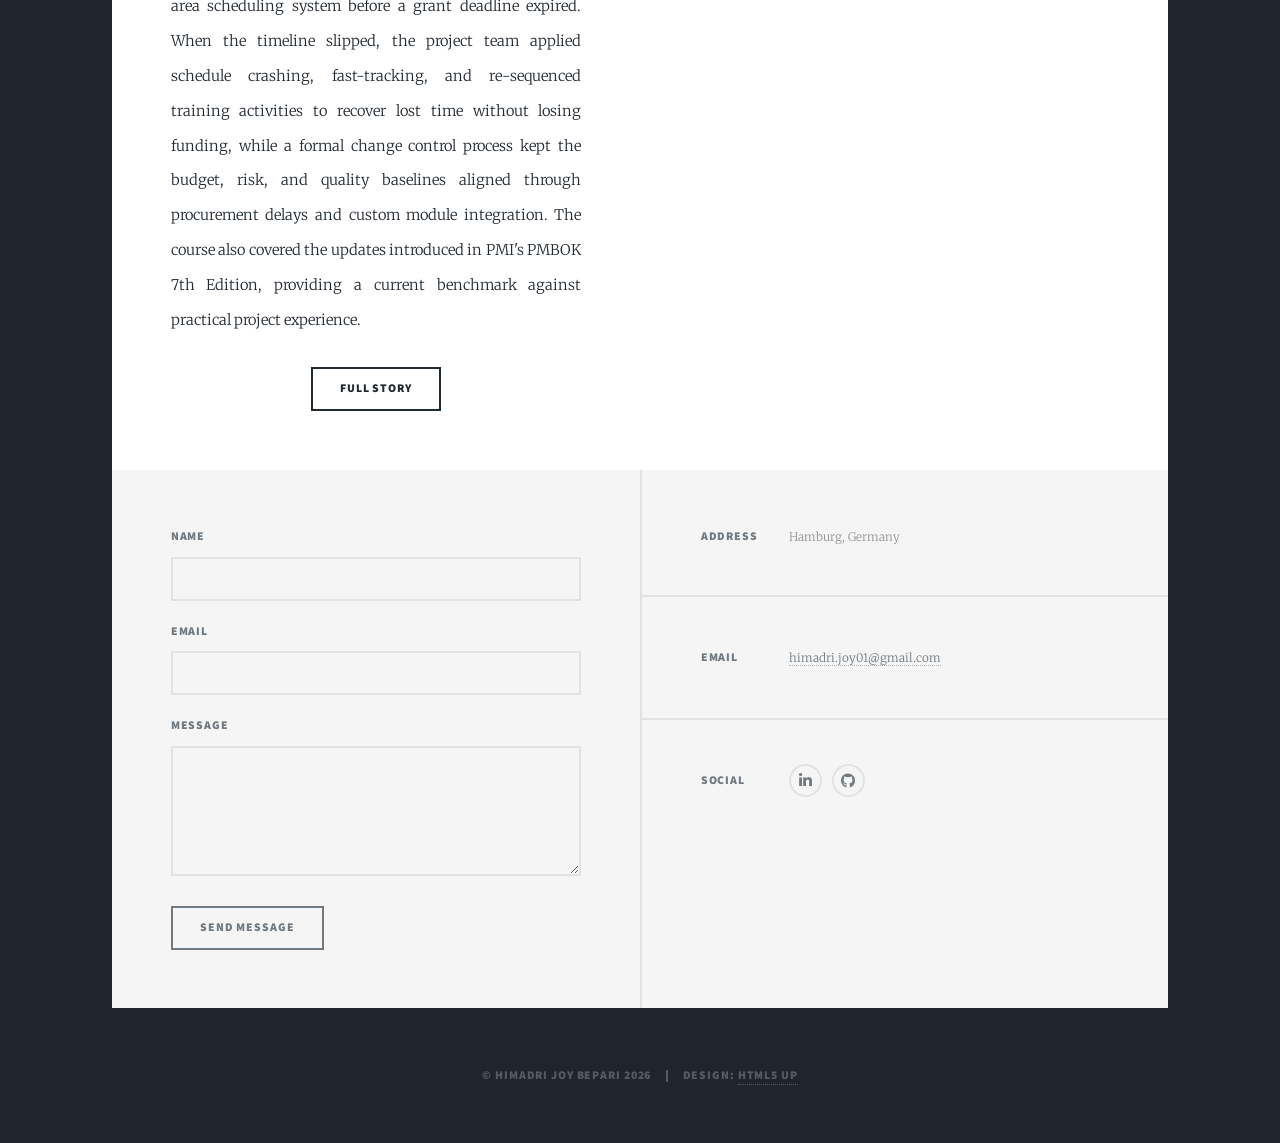
<file: generic.html>
<!DOCTYPE HTML>
<!--
	Massively by HTML5 UP
	html5up.net | @ajlkn
	Free for personal and commercial use under the CCA 3.0 license (html5up.net/license)
-->
<html lang="en">
	<head>
		<title>himadri joy bepari certifications</title>
		<meta charset="utf-8" />
		<meta name="viewport" content="width=device-width, initial-scale=1" />
		<meta name="description" content="Certifications earned by Himadri Joy Bepari in Power BI, SQL, Python, Agile project management, and Power Automate." />
		<meta property="og:title" content="Certifications — Himadri Joy Bepari" />
		<meta property="og:description" content="Certifications earned by Himadri Joy Bepari in Power BI, SQL, Python, Agile project management, and Power Automate." />
		<meta property="og:type" content="website" />
		<meta property="og:url" content="https://himjoy.github.io/joyport.github.io/generic.html" />
		<meta property="og:image" content="https://himjoy.github.io/joyport.github.io/images/sql.jpg" />
		<link rel="stylesheet" href="assets/css/main.css" />
		<noscript><link rel="stylesheet" href="assets/css/noscript.css" /></noscript>
	</head>
	<body class="is-preload">

		<!-- Wrapper -->
			<div id="wrapper">

				<!-- Header -->
					<header id="header">
						<a href="index.html" class="logo">HIMADRI JOY BEPARI</a>
					</header>

				<!-- Nav -->
					<nav id="nav">
						<ul class="links">
							<li><a href="index.html" data-i18n="nav_projects">BI Projects</a></li>
							<li class="active"><a href="generic.html" data-i18n="nav_certs">Certifications</a></li>
							<li><a href="electrical.html" data-i18n="nav_electrical">Electrical Projects</a></li>
							<li><a href="mba.html" data-i18n="nav_mba">MBA Projects</a></li>
						</ul>
						<ul class="lang-toggle">
							<li><a href="#" data-lang-btn="en" onclick="setLang('en');return false;">EN</a></li>
							<li><a href="#" data-lang-btn="de" onclick="setLang('de');return false;">DE</a></li>
						</ul>
						<ul class="icons">
							<li><a href="https://www.linkedin.com/in/himadri-joy/" class="icon brands fa-linkedin-in"><span class="label">LinkedIn</span></a></li>
							<li><a href="https://github.com/HimJoy" class="icon brands fa-github"><span class="label">GitHub</span></a></li>
						</ul>
					</nav>

				<!-- Main -->
					<div id="main">

						<header class="major">
							<h1 data-i18n="page_h1">Certifications</h1>
							<p data-i18n="page_tagline">Professional certifications in Business Intelligence, data, and project-management tools.</p>
						</header>

						<!-- Posts -->
							<section class="posts">
								<article>
									<header>
										<h2><a href="https://github.com/HimJoy/Certifications/tree/main/AI"><span data-i18n="c8_title">Google AI Professional Certificate</span><br />
										</a></h2>
									</header>
									<a href="https://github.com/HimJoy/Certifications/tree/main/AI" class="image fit"><img src="images/google-ai.png" alt="Google AI Professional Certificate badge" /></a>
									<p data-i18n="c8_desc">Completed the comprehensive 8-course Google AI Professional Certificate via Coursera, specializing in applied generative AI across research, analytics, content creation, and application development. Developed a portfolio of 20+ hands-on artifacts, focusing on practical AI integration, output evaluation, and responsible implementation for real-world business workflows. Utilized Google AI Studio and vibe coding techniques to translate natural language requirements into functional, interactive tools. Engineered a single-prompt pipeline application designed to generate multi-channel marketing campaigns for color-changing eyewear, eliminating repetitive manual workflows. Acquired practical expertise in leveraging AI for advanced data analysis and end-to-end application deployment to streamline operational efficiency.</p>
									<ul class="actions special">
										<li><a href="https://github.com/HimJoy/Certifications/tree/main/AI" class="button" data-i18n="btn_full">Full Story</a></li>
									</ul>
								</article>
								<article>
									<header>
										<h2><a href="https://www.credential.net/group/209088"><span data-i18n="c7_title">Advanced DAX</span><br />
										</a></h2>
									</header>
									<a href="https://www.credential.net/group/209088" class="image fit"><img src="images/dax.jpg" alt="Advanced DAX certification badge" /></a>
									<p data-i18n="c7_desc">Maven Analytics' Advanced DAX course is a project-based program built around a real-world Power BI scenario for a multi-location coffee chain. The course covers how the DAX engine and VertiPaq storage engine work under the hood, including query evaluation, filter context, and columnar compression, alongside advanced techniques like iterators, time intelligence, calculated table joins, and relationship functions. It closes with performance tuning using DAX Studio and Power BI's Performance Analyzer, tools I'm now applying to sharpen the efficiency of my own reports.</p>
									<ul class="actions special">
										<li><a href="https://www.credential.net/group/209088" class="button" data-i18n="btn_full">Full Story</a></li>
									</ul>
								</article>
								<article>
									<header>
										<h2><a href="https://github.com/HimJoy/Certifications/blob/main/bi/mh9f4jqn_1773608787161.pdf"><span data-i18n="c1_title">Power BI Service</span><br />
										</a></h2>
									</header>
									<a href="https://github.com/HimJoy/Certifications/blob/main/bi/mh9f4jqn_1773608787161.pdf" class="image fit"><img src="images/powerbi_service.png" alt="Power BI Service certification badge" /></a>
									<p data-i18n="c1_desc">Power BI Service certification from Maven Analytics strengthened my practical understanding of publishing, sharing, and managing reports in the Power BI ecosystem. This certification reflects my ability to work with dashboards, collaboration features, and cloud-based automated business intelligence workflows.</p>
									<ul class="actions special">
										<li><a href="https://github.com/HimJoy/PowerBI/tree/main/InspectionServices" class="button" data-i18n="btn_view">View Project</a></li>
									</ul>
								</article>
								<article>
									<header>
										<h2><a href="https://github.com/HimJoy/Certifications/blob/main/bi/yyb5hslm_1772543564809.pdf"><span data-i18n="c2_title">Power BI Desktop</span><br />
										</a></h2>
									</header>
									<a href="https://github.com/HimJoy/Certifications/blob/main/bi/yyb5hslm_1772543564809.pdf" class="image fit"><img src="images/powerbi_desktop.png" alt="Power BI Desktop certification badge" /></a>
									<p data-i18n="c2_desc">Power BI Desktop certification from Maven Analytics strengthened my ability to build interactive dashboards and turn raw data into meaningful insights. This certification reflects practical knowledge in data modeling, visualization, and report development. It highlights my commitment to developing strong BI skills for real-world data analysis and decision-making.</p>
									<ul class="actions special">
										<li><a href="https://github.com/HimJoy/PowerBI/blob/main/AdventureWorks%20PBIX%20Files/AdventureWorks%20Report_FINAL.pbix" class="button" data-i18n="btn_view">View Project</a></li>
									</ul>
								</article>
								<article>
									<header>
										
										<h2><a href="https://github.com/HimJoy/Certifications/tree/main/sql"><span data-i18n="c3_title">SQL Certifications</span><br />
										</a></h2>
									</header>
									<a href="https://github.com/HimJoy/Certifications/tree/main/sql" class="image fit"><img src="images/sql.jpg" alt="SQL certifications badge" /></a>
									<p data-i18n="c3_desc">Completed multiple SQL certifications from DataCamp, covering Introduction to SQL, Intermediate SQL, Joining Data in SQL, and Data Manipulation in SQL. These certifications strengthened my ability to query databases, combine tables, clean and transform data, and extract meaningful insights for analysis. Together, they reflect a solid foundation in SQL for real-world data analysis, reporting, and business intelligence work.</p>
									<ul class="actions special">
										<li><a href="https://github.com/HimJoy/Certifications/tree/main/sql" class="button" data-i18n="btn_full">Full Story</a></li>
									</ul>
								</article>
								<article>
									<header>
										
										<h2><a href="https://github.com/HimJoy/Certifications/tree/main/python"><span data-i18n="c4_title">Python Certifications</span><br />
										</a></h2>
									</header>
									<a href="https://github.com/HimJoy/Certifications/tree/main/python" class="image fit"><img src="images/python.jpg" alt="Python certifications badge" /></a>
									<p data-i18n="c4_desc">Completed a set of Python certifications through DataCamp, covering introductory, intermediate, and pandas-focused learning paths. These courses strengthened my foundation in Python programming, data handling, and practical analysis workflows. Through this training, I developed skills in writing cleaner code, working with structured data, and applying Python to real-world analytical tasks.</p>
									<ul class="actions special">
										<li><a href="https://github.com/HimJoy/Certifications/tree/main/python" class="button" data-i18n="btn_full">Full Story</a></li>
									</ul>
								</article>
								<article>
									<header>

										<h2><a href="https://github.com/HimJoy/Certifications/tree/main/project_management"><span data-i18n="c5_title">Project Management Certifications</span><br />
										</a></h2>
									</header>
									<a href="https://github.com/HimJoy/Certifications/tree/main/project_management" class="image fit"><img src="images/agile.jpg" alt="Agile project management certification badge" /></a>
									<p data-i18n="c5_desc">Completed project management certifications covering Agile, Agile Leadership, and Kanban, which strengthened my understanding of modern project delivery methods. These courses helped me build practical knowledge in planning, team coordination, workflow management, and continuous improvement. These certifications reflect my interest in combining analytical thinking with effective project execution.</p>
									<ul class="actions special">
										<li><a href="https://github.com/HimJoy/Certifications/tree/main/project_management" class="button" data-i18n="btn_full">Full Story</a></li>
									</ul>
								</article>
								<article>
									<header>
										
										<h2><a href="https://github.com/HimJoy/Certifications/tree/main/power_apps"><span data-i18n="c6_title">Power Automate Certifications</span><br />
										</a></h2>
									</header>
									<a href="https://github.com/HimJoy/Certifications/tree/main/power_apps" class="image fit"><img src="images/powerauto.jpg" alt="Power Automate certification badge" /></a>
									<p data-i18n="c6_desc">Completed certifications in Microsoft Power Apps and Power Automate, which strengthened my skills in low-code app development and workflow automation. These courses helped me understand how to build business applications, streamline repetitive processes, and connect digital tools more efficiently. They also reflect my interest in improving everyday work through practical automation and user-friendly solutions.</p>
									<ul class="actions special">
										<li><a href="https://github.com/HimJoy/Certifications/tree/main/power_apps" class="button" data-i18n="btn_full">Full Story</a></li>
									</ul>
								</article>
								<article>
									<header>

										<h2><a href="https://github.com/HimJoy/Certifications/tree/main/project_management"><span data-i18n="c9_title">Project Management Foundations</span><br />
										</a></h2>
									</header>
									<a href="https://github.com/HimJoy/Certifications/tree/main/project_management" class="image fit"><img src="images/pmfoundations.jpg" alt="Project Management Foundations certification badge" /></a>
									<p data-i18n="c9_desc">Completed Project Management Foundations, a PMI-aligned course covering project fundamentals from goal-setting through closure. The course worked through a case study on the Brisland Regional Hospital, which needed to replace its patient room, operating room, and treatment area scheduling system before a grant deadline expired. When the timeline slipped, the project team applied schedule crashing, fast-tracking, and re-sequenced training activities to recover lost time without losing funding, while a formal change control process kept the budget, risk, and quality baselines aligned through procurement delays and custom module integration. The course also covered the updates introduced in PMI's PMBOK 7th Edition, providing a current benchmark against practical project experience.</p>
									<ul class="actions special">
										<li><a href="https://github.com/HimJoy/Certifications/tree/main/project_management" class="button" data-i18n="btn_full">Full Story</a></li>
									</ul>
								</article>
							</section>

						</div>

				<!-- Footer -->
					<footer id="footer">
						<section>
							<form method="post" action="#">
								<div class="fields">
									<div class="field">
										<label for="name" data-i18n="form_name">Name</label>
										<input type="text" name="name" id="name" />
									</div>
									<div class="field">
										<label for="email" data-i18n="form_email">Email</label>
										<input type="text" name="email" id="email" />
									</div>
									<div class="field">
										<label for="message" data-i18n="form_message">Message</label>
										<textarea name="message" id="message" rows="3"></textarea>
									</div>
								</div>
								<ul class="actions">
									<li><input type="submit" value="Send Message" data-i18n="form_submit" /></li>
								</ul>
							</form>
						</section>
						<section class="split contact">
							<section class="alt">
								<h3 data-i18n="addr_heading">Address</h3>
								<p><span data-i18n="hamburg">Hamburg, Germany</span><br />
								</p>
							</section>
							<section>
								<h3 data-i18n="email_heading">Email</h3>
								<p><a href="mailto:himadri.joy01@gmail.com">himadri.joy01@gmail.com</a></p>
							</section>
							<section>
								<h3 data-i18n="social_heading">Social</h3>
								<ul class="icons alt">
									<li><a href="https://www.linkedin.com/in/himadri-joy/" class="icon brands fa-linkedin-in"><span class="label">LinkedIn</span></a></li>
									<li><a href="https://github.com/HimJoy" class="icon brands fa-github"><span class="label">GitHub</span></a></li>
								</ul>
							</section>
						</section>
					</footer>

				<!-- Copyright -->
					<div id="copyright">
						<ul><li>&copy; Himadri Joy Bepari 2026</li><li>Design: <a href="https://html5up.net">HTML5 UP</a></li></ul>
					</div>

			</div>

		<!-- Scripts -->
			<script src="assets/js/jquery.min.js"></script>
			<script src="assets/js/jquery.scrollex.min.js"></script>
			<script src="assets/js/jquery.scrolly.min.js"></script>
			<script src="assets/js/browser.min.js"></script>
			<script src="assets/js/breakpoints.min.js"></script>
			<script src="assets/js/util.js"></script>
			<script src="assets/js/main.js"></script>

			<script>
				window.PAGE_I18N = {
					en: {
						page_h1: "Certifications",
						page_tagline: "Professional certifications in Business Intelligence, data, and project-management tools.",
						c1_title: "Power BI Service",
						c1_desc: "Power BI Service certification from Maven Analytics strengthened my practical understanding of publishing, sharing, and managing reports in the Power BI ecosystem. This certification reflects my ability to work with dashboards, collaboration features, and cloud-based automated business intelligence workflows.",
						c2_title: "Power BI Desktop",
						c2_desc: "Power BI Desktop certification from Maven Analytics strengthened my ability to build interactive dashboards and turn raw data into meaningful insights. This certification reflects practical knowledge in data modeling, visualization, and report development. It highlights my commitment to developing strong BI skills for real-world data analysis and decision-making.",
						c3_title: "SQL Certifications",
						c3_desc: "Completed multiple SQL certifications from DataCamp, covering Introduction to SQL, Intermediate SQL, Joining Data in SQL, and Data Manipulation in SQL. These certifications strengthened my ability to query databases, combine tables, clean and transform data, and extract meaningful insights for analysis. Together, they reflect a solid foundation in SQL for real-world data analysis, reporting, and business intelligence work.",
						c4_title: "Python Certifications",
						c4_desc: "Completed a set of Python certifications through DataCamp, covering introductory, intermediate, and pandas-focused learning paths. These courses strengthened my foundation in Python programming, data handling, and practical analysis workflows. Through this training, I developed skills in writing cleaner code, working with structured data, and applying Python to real-world analytical tasks.",
						c5_title: "Project Management Certifications",
						c5_desc: "Completed project management certifications covering Agile, Agile Leadership, and Kanban, which strengthened my understanding of modern project delivery methods. These courses helped me build practical knowledge in planning, team coordination, workflow management, and continuous improvement. These certifications reflect my interest in combining analytical thinking with effective project execution.",
						c6_title: "Power Automate Certifications",
						c6_desc: "Completed certifications in Microsoft Power Apps and Power Automate, which strengthened my skills in low-code app development and workflow automation. These courses helped me understand how to build business applications, streamline repetitive processes, and connect digital tools more efficiently. They also reflect my interest in improving everyday work through practical automation and user-friendly solutions.",
						c7_title: "Advanced DAX",
						c7_desc: "Maven Analytics' Advanced DAX course is a project-based program built around a real-world Power BI scenario for a multi-location coffee chain. The course covers how the DAX engine and VertiPaq storage engine work under the hood, including query evaluation, filter context, and columnar compression, alongside advanced techniques like iterators, time intelligence, calculated table joins, and relationship functions. It closes with performance tuning using DAX Studio and Power BI's Performance Analyzer, tools I'm now applying to sharpen the efficiency of my own reports.",
						c8_title: "Google AI Professional Certificate",
						c8_desc: "Completed the comprehensive 8-course Google AI Professional Certificate via Coursera, specializing in applied generative AI across research, analytics, content creation, and application development. Developed a portfolio of 20+ hands-on artifacts, focusing on practical AI integration, output evaluation, and responsible implementation for real-world business workflows. Utilized Google AI Studio and vibe coding techniques to translate natural language requirements into functional, interactive tools. Engineered a single-prompt pipeline application designed to generate multi-channel marketing campaigns for color-changing eyewear, eliminating repetitive manual workflows. Acquired practical expertise in leveraging AI for advanced data analysis and end-to-end application deployment to streamline operational efficiency.",
						c9_title: "Project Management Foundations",
						c9_desc: "Completed Project Management Foundations, a PMI-aligned course covering project fundamentals from goal-setting through closure. The course worked through a case study on the Brisland Regional Hospital, which needed to replace its patient room, operating room, and treatment area scheduling system before a grant deadline expired. When the timeline slipped, the project team applied schedule crashing, fast-tracking, and re-sequenced training activities to recover lost time without losing funding, while a formal change control process kept the budget, risk, and quality baselines aligned through procurement delays and custom module integration. The course also covered the updates introduced in PMI's PMBOK 7th Edition, providing a current benchmark against practical project experience."
					},
					de: {
						page_h1: "Zertifikate",
						page_tagline: "Berufliche Zertifizierungen in Business Intelligence, Datenanalyse und Projektmanagement.",
						c1_title: "Power BI Service",
						c1_desc: "Die Power-BI-Service-Zertifizierung von Maven Analytics vertiefte mein praktisches Verständnis für das Veröffentlichen, Teilen und Verwalten von Reports im Power-BI-Ökosystem. Sie spiegelt meine Fähigkeit wider, mit Dashboards, Kollaborationsfunktionen und cloudbasierten, automatisierten BI-Workflows zu arbeiten.",
						c2_title: "Power BI Desktop",
						c2_desc: "Die Power-BI-Desktop-Zertifizierung von Maven Analytics stärkte meine Fähigkeit, interaktive Dashboards zu erstellen und Rohdaten in aussagekräftige Erkenntnisse zu verwandeln. Sie zeigt praktisches Wissen in Datenmodellierung, Visualisierung und Reportentwicklung und unterstreicht mein Engagement, fundierte BI-Kompetenzen für die reale Datenanalyse und Entscheidungsfindung aufzubauen.",
						c3_title: "SQL-Zertifizierungen",
						c3_desc: "Mehrere SQL-Zertifizierungen von DataCamp abgeschlossen, u. a. Introduction to SQL, Intermediate SQL, Joining Data in SQL und Data Manipulation in SQL. Diese Zertifizierungen stärkten meine Fähigkeit, Datenbanken abzufragen, Tabellen zu verknüpfen, Daten zu bereinigen und zu transformieren sowie aussagekräftige Erkenntnisse für Analysen zu gewinnen. Zusammen bilden sie ein solides Fundament in SQL für reale Datenanalyse, Reporting und Business-Intelligence-Arbeit.",
						c4_title: "Python-Zertifizierungen",
						c4_desc: "Eine Reihe von Python-Zertifizierungen bei DataCamp abgeschlossen, darunter Einsteiger-, Fortgeschrittenen- und pandas-fokussierte Lernpfade. Diese Kurse stärkten meine Grundlagen in Python-Programmierung, Datenverarbeitung und praktischen Analyse-Workflows. Dabei entwickelte ich Fähigkeiten im Schreiben saubereren Codes, im Umgang mit strukturierten Daten und in der Anwendung von Python auf reale Analyseaufgaben.",
						c5_title: "Projektmanagement-Zertifizierungen",
						c5_desc: "Projektmanagement-Zertifizierungen in Agile, Agile Leadership und Kanban abgeschlossen, die mein Verständnis moderner Methoden der Projektabwicklung vertieft haben. Diese Kurse halfen mir, praktisches Wissen in Planung, Teamkoordination, Workflow-Management und kontinuierlicher Verbesserung aufzubauen. Sie spiegeln mein Interesse wider, analytisches Denken mit wirksamer Projektumsetzung zu verbinden.",
						c6_title: "Power-Automate-Zertifizierungen",
						c6_desc: "Zertifizierungen in Microsoft Power Apps und Power Automate abgeschlossen, die meine Kompetenzen in Low-Code-App-Entwicklung und Workflow-Automatisierung gestärkt haben. Diese Kurse vermittelten mir, wie man Business-Anwendungen entwickelt, wiederkehrende Prozesse strafft und digitale Werkzeuge effizienter verbindet. Sie spiegeln zudem mein Interesse wider, den Arbeitsalltag durch praxisnahe Automatisierung und nutzerfreundliche Lösungen zu verbessern.",
						c7_title: "Advanced DAX",
						c7_desc: "Der Advanced-DAX-Kurs von Maven Analytics ist ein projektbasiertes Programm rund um ein reales Power-BI-Szenario für eine Kaffeehauskette mit mehreren Standorten. Der Kurs vermittelt, wie die DAX-Engine und die VertiPaq-Speicher-Engine im Hintergrund arbeiten, einschließlich Query-Evaluation, Filterkontext und spaltenbasierter Komprimierung, sowie fortgeschrittene Techniken wie Iteratoren, Zeitintelligenz, Calculated-Table-Joins und Relationship-Funktionen. Abgeschlossen wird der Kurs mit Performance-Tuning mithilfe von DAX Studio und Power BIs Performance Analyzer – Werkzeuge, die ich inzwischen einsetze, um die Effizienz meiner eigenen Reports zu verbessern.",
						c8_title: "Google AI Professional Certificate",
						c8_desc: "Das umfassende, achtteilige Google AI Professional Certificate auf Coursera abgeschlossen, mit Schwerpunkt auf angewandter generativer KI in Forschung, Analytik, Content-Erstellung und Anwendungsentwicklung. Ein Portfolio von über 20 praxisnahen Arbeiten entwickelt, mit Fokus auf praktische KI-Integration, Bewertung von Ergebnissen und verantwortungsvolle Umsetzung für reale Geschäftsabläufe. Google AI Studio und Vibe-Coding-Techniken genutzt, um natürlichsprachliche Anforderungen in funktionale, interaktive Tools zu übersetzen. Eine Single-Prompt-Pipeline-Anwendung entwickelt, die Multichannel-Marketingkampagnen für farbwechselnde Brillen erzeugt und dabei wiederkehrende manuelle Arbeitsschritte eliminiert. Praktische Expertise in der Nutzung von KI für fortgeschrittene Datenanalyse und durchgängige Anwendungsbereitstellung zur Steigerung der betrieblichen Effizienz erworben.",
						c9_title: "Project Management Foundations",
						c9_desc: "Den PMI-orientierten Kurs Project Management Foundations abgeschlossen, der die Projektgrundlagen von der Zielsetzung bis zum Abschluss behandelt. Der Kurs arbeitete anhand einer Fallstudie zum Brisland Regional Hospital, das sein Terminplanungssystem für Patientenzimmer, Operationssäle und Behandlungsbereiche vor Ablauf einer Förderfrist ersetzen musste. Als sich der Zeitplan verzögerte, setzte das Projektteam Schedule Crashing, Fast-Tracking und neu sequenzierte Schulungsaktivitäten ein, um verlorene Zeit aufzuholen, ohne die Finanzierung zu gefährden, während ein formaler Änderungskontrollprozess Budget-, Risiko- und Qualitätsbaselines trotz Beschaffungsverzögerungen und der Integration kundenspezifischer Module im Gleichgewicht hielt. Der Kurs behandelte zudem die Neuerungen der 7. Ausgabe des PMI-PMBOK und lieferte damit einen aktuellen Vergleichsmaßstab zur praktischen Projekterfahrung."
					}
				};
			</script>
			<script src="assets/js/i18n.js"></script>

	</body>
</html>
</file>
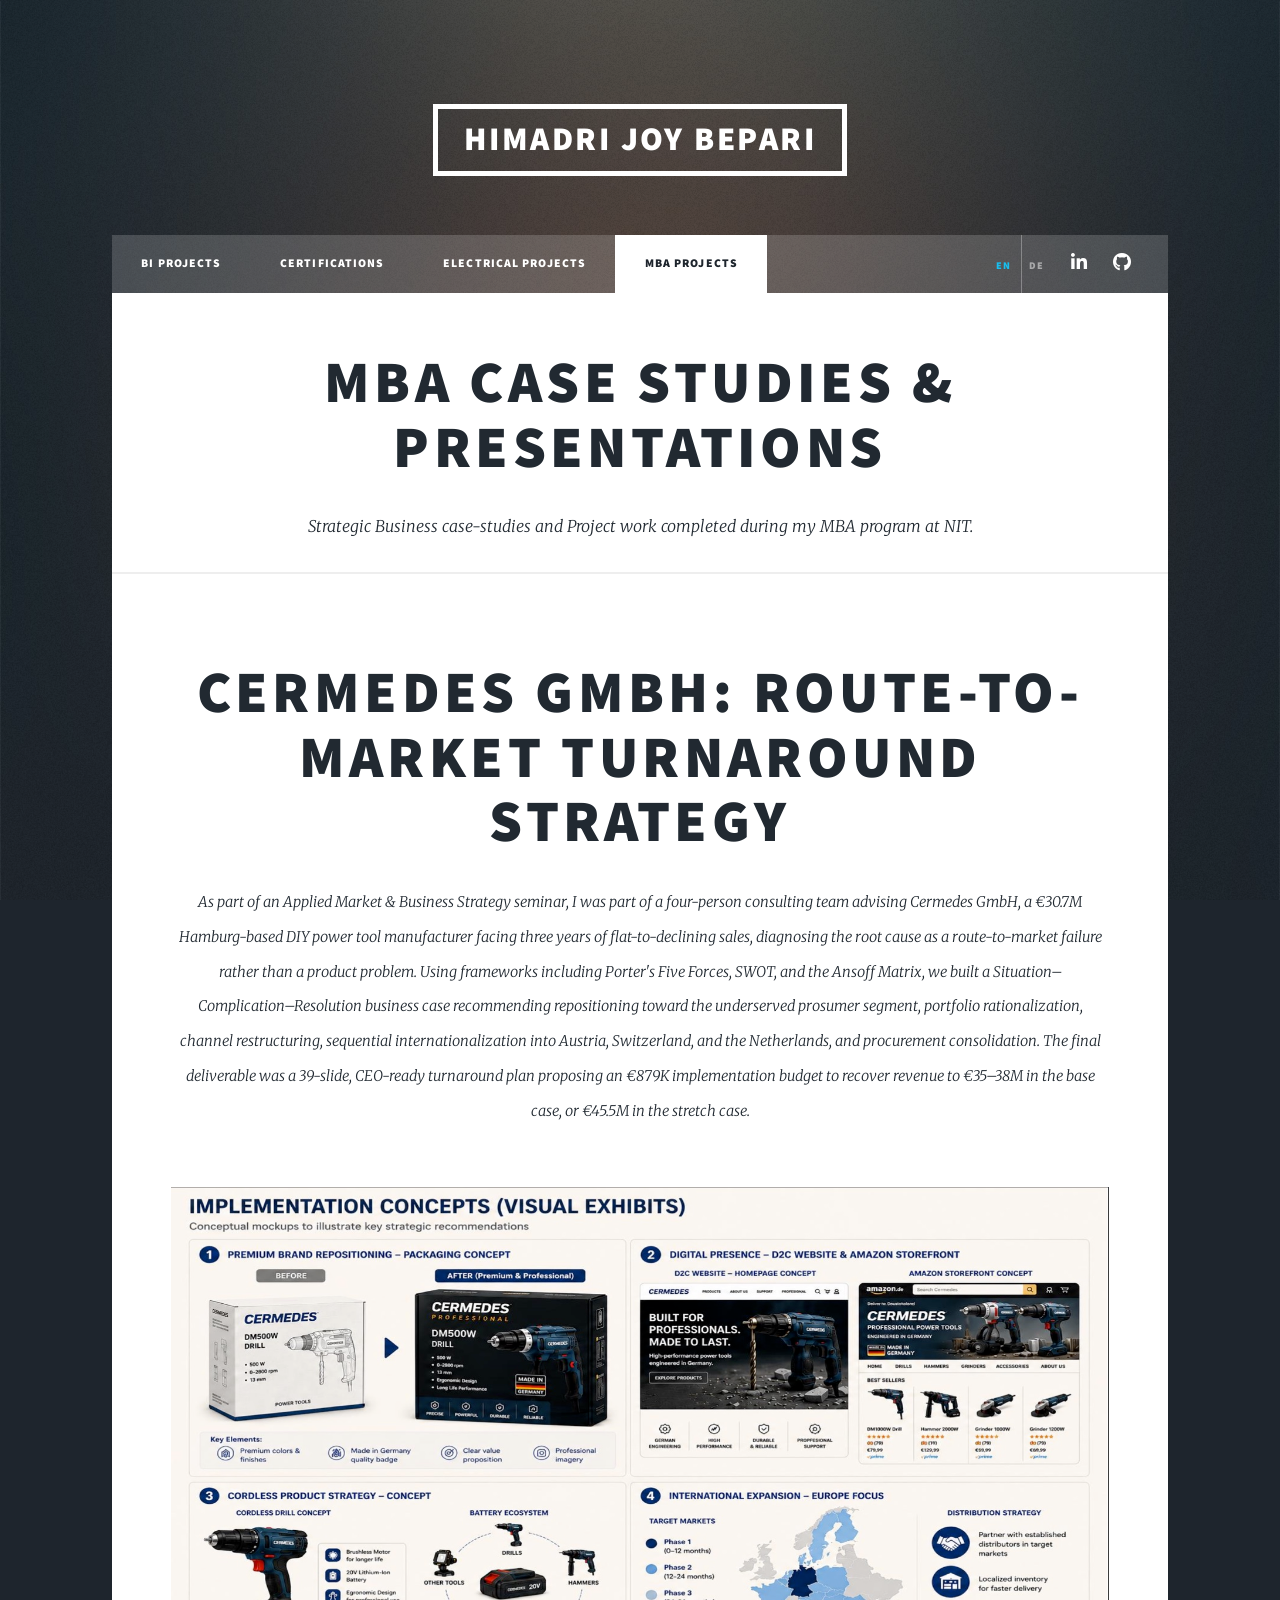
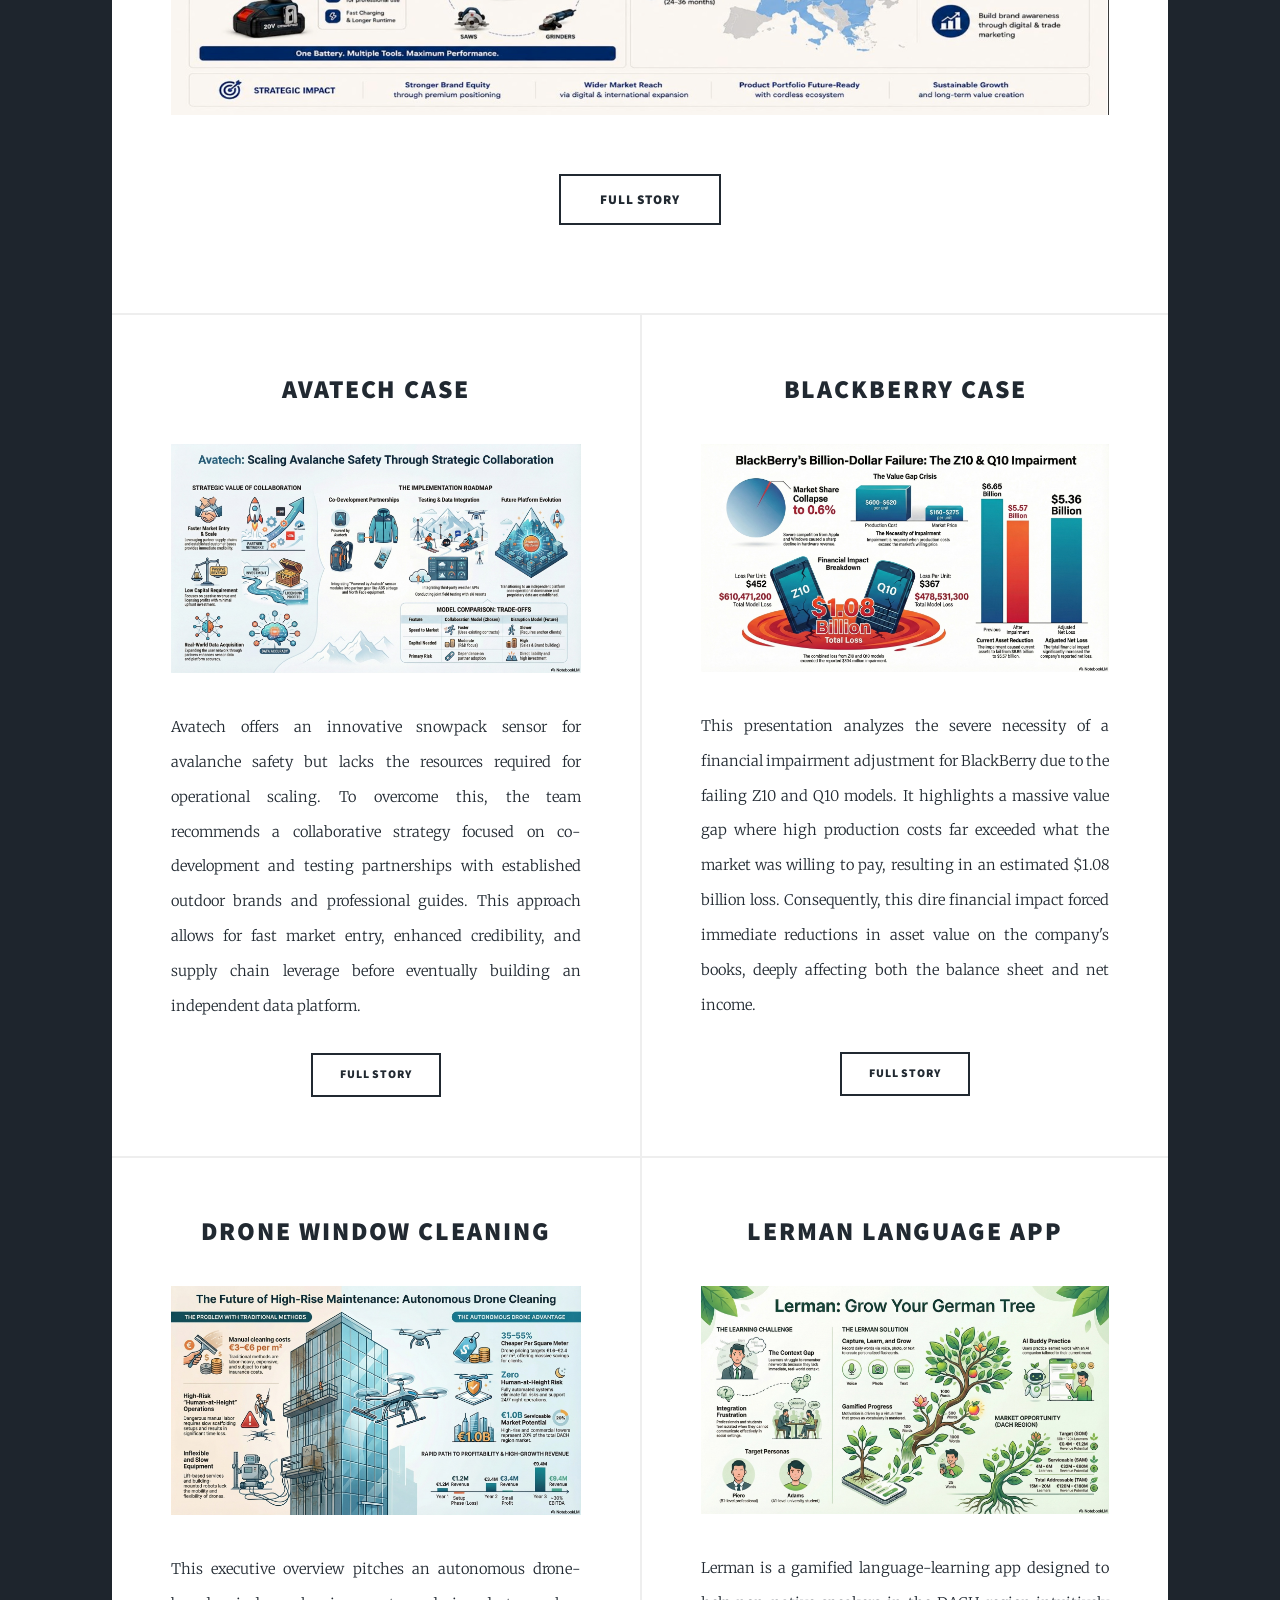
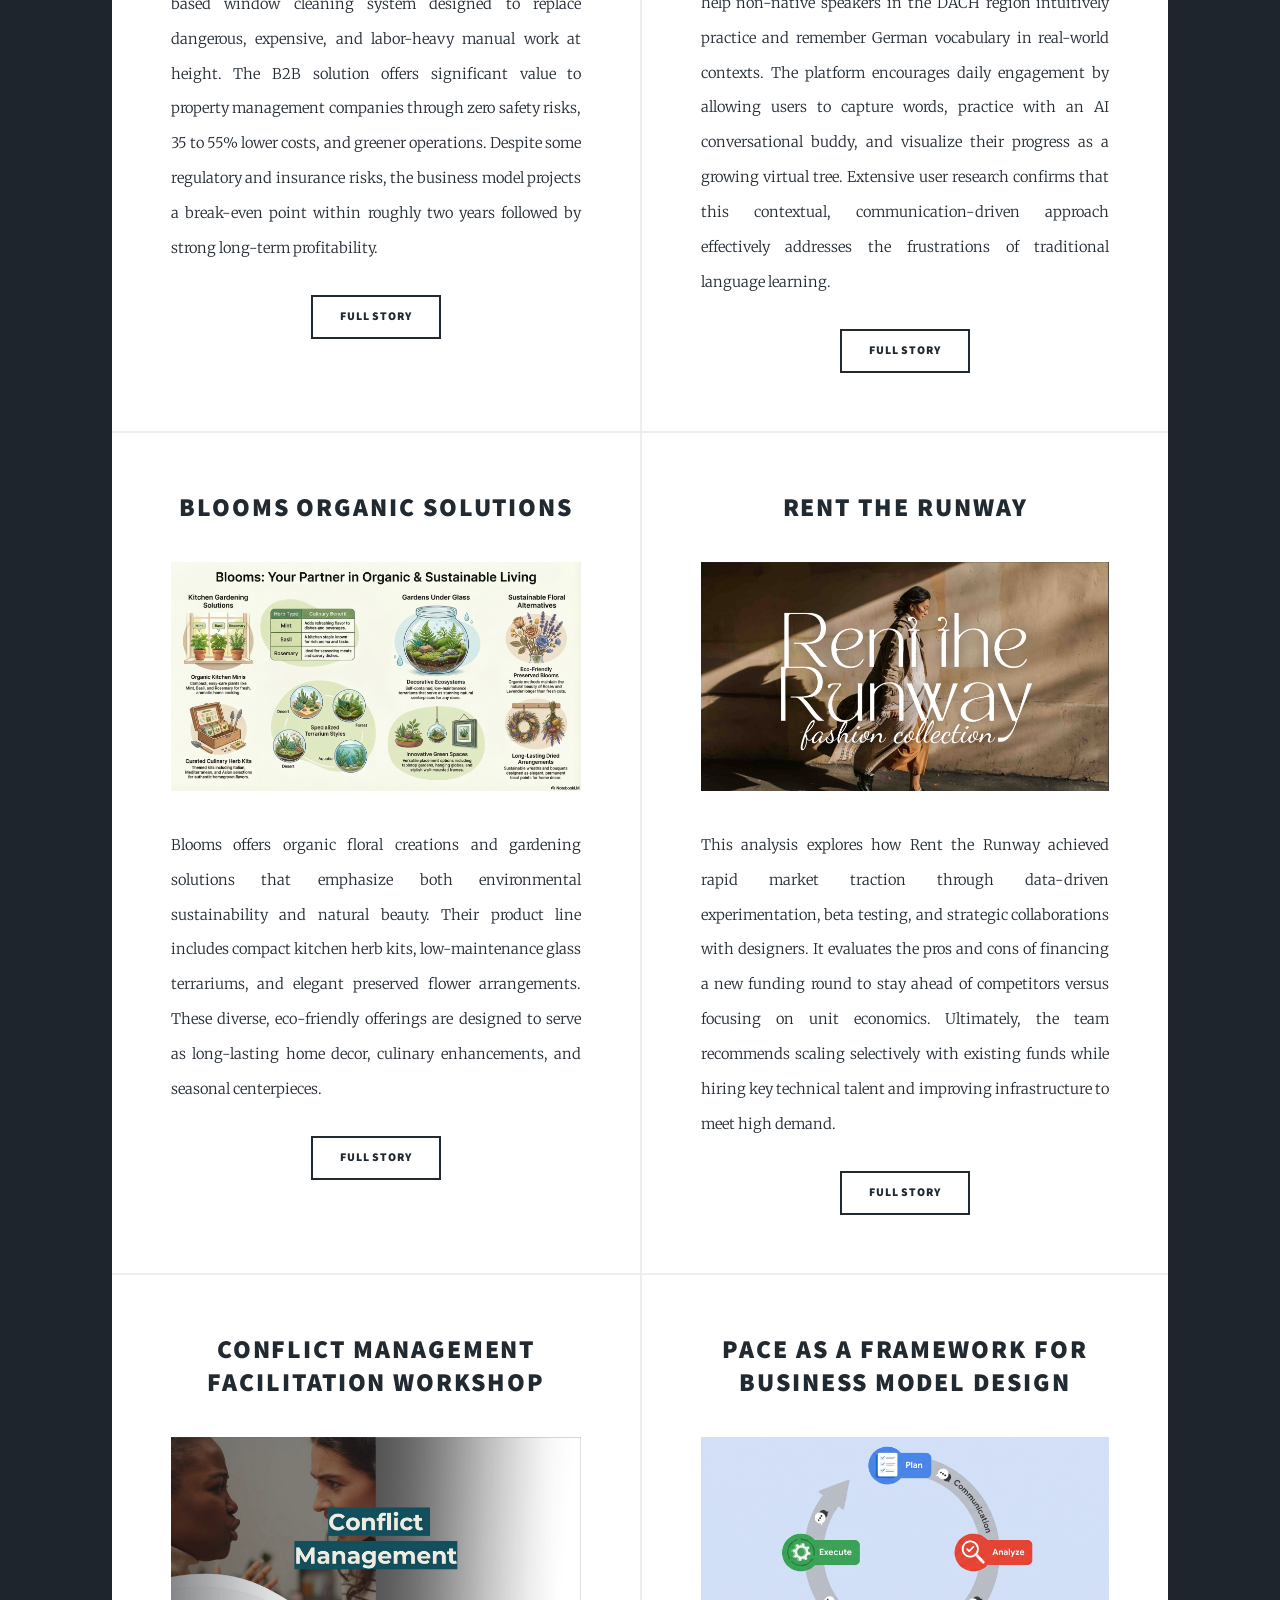
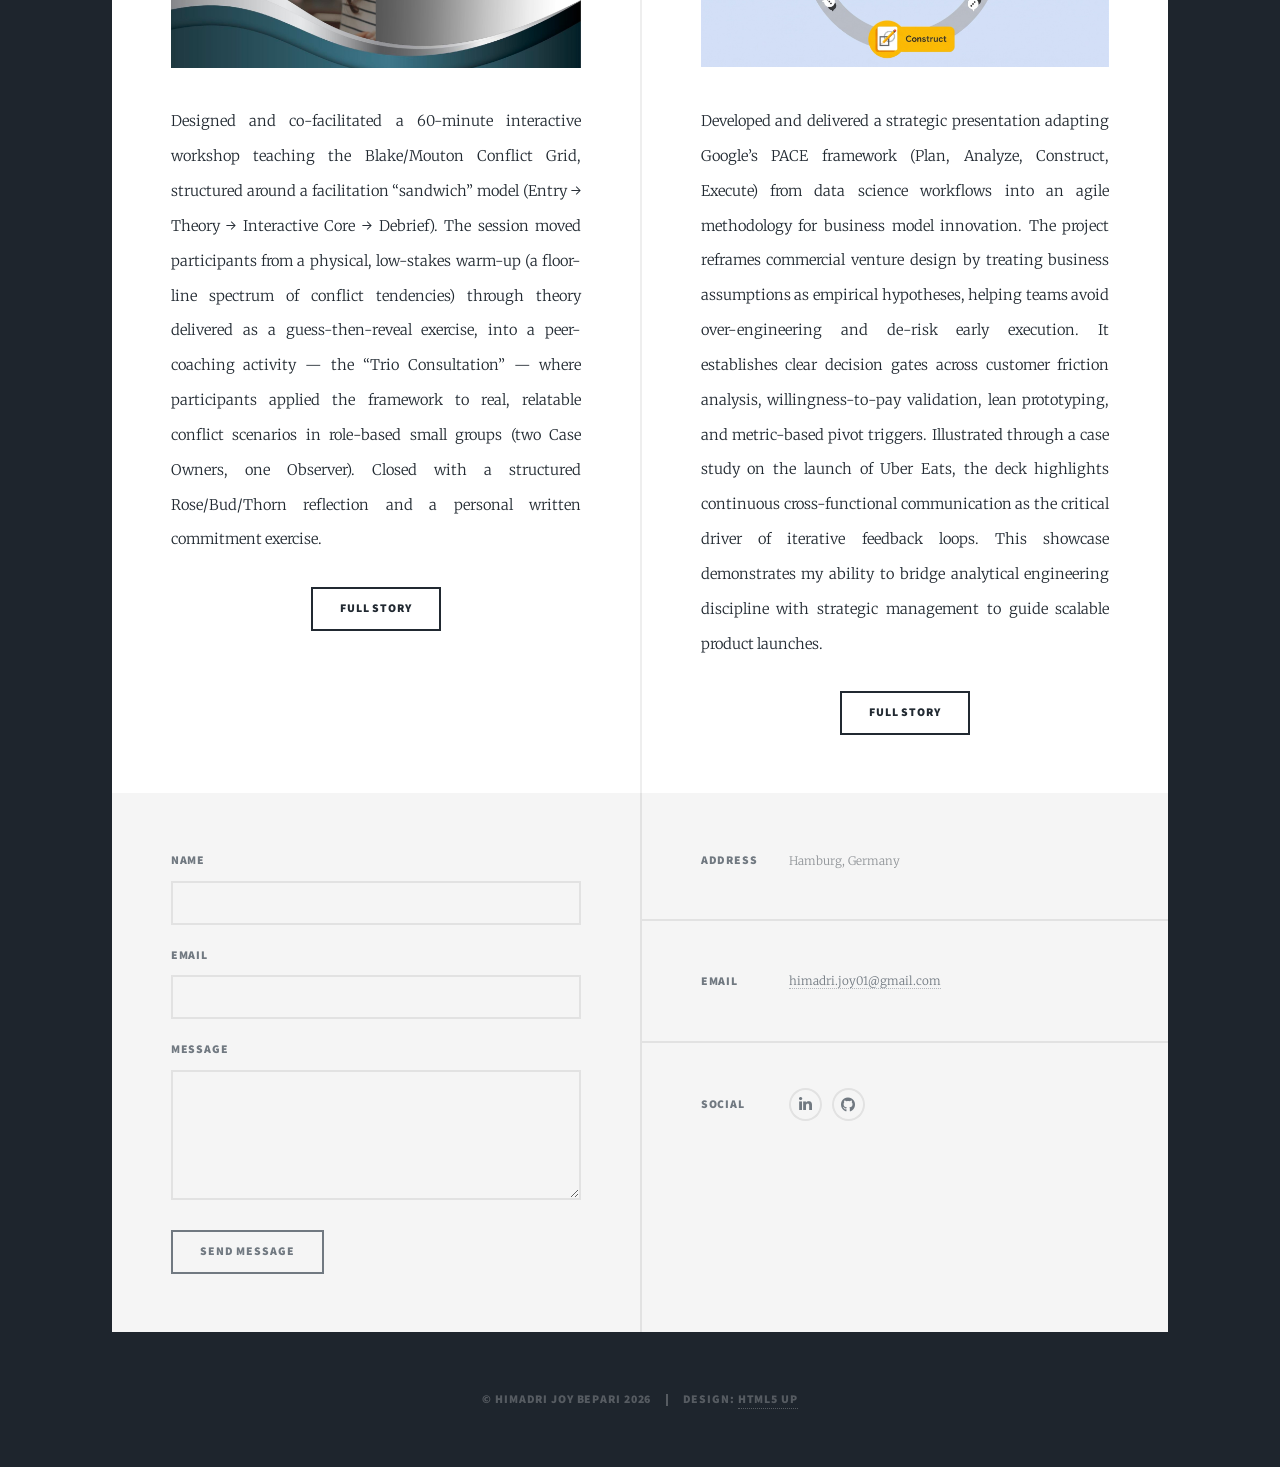
<file: mba.html>
<!DOCTYPE HTML>
<!--
	Massively by HTML5 UP
	html5up.net | @ajlkn
	Free for personal and commercial use under the CCA 3.0 license (html5up.net/license)
-->
<html lang="en">
	<head>
		<title>himadri joy bepari MBA projects</title>
		<meta charset="utf-8" />
		<meta name="viewport" content="width=device-width, initial-scale=1" />
		<meta name="description" content="MBA case study presentations by Himadri Joy Bepari covering Avatech, BlackBerry, drone technology, language apps, and organic retail strategy." />
		<meta property="og:title" content="MBA Case Studies &amp; Presentations — Himadri Joy Bepari" />
		<meta property="og:description" content="MBA case study presentations by Himadri Joy Bepari covering Avatech, BlackBerry, drone technology, language apps, and organic retail strategy." />
		<meta property="og:type" content="website" />
		<meta property="og:url" content="https://himjoy.github.io/joyport.github.io/mba.html" />
		<meta property="og:image" content="https://himjoy.github.io/joyport.github.io/images/avatech.jpg" />
		<link rel="stylesheet" href="assets/css/main.css" />
		<noscript><link rel="stylesheet" href="assets/css/noscript.css" /></noscript>
	</head>
	<body class="is-preload">

		<!-- Wrapper -->
			<div id="wrapper">

				<!-- Header -->
					<header id="header">
						<a href="index.html" class="logo">HIMADRI JOY BEPARI</a>
					</header>

				<!-- Nav -->
					<nav id="nav">
						<ul class="links">
							<li><a href="index.html" data-i18n="nav_projects">BI Projects</a></li>
							<li><a href="generic.html" data-i18n="nav_certs">Certifications</a></li>
							<li><a href="electrical.html" data-i18n="nav_electrical">Electrical Projects</a></li>
							<li class="active"><a href="mba.html" data-i18n="nav_mba">MBA Projects</a></li>
						</ul>
						<ul class="lang-toggle">
							<li><a href="#" data-lang-btn="en" onclick="setLang('en');return false;">EN</a></li>
							<li><a href="#" data-lang-btn="de" onclick="setLang('de');return false;">DE</a></li>
						</ul>
						<ul class="icons">
							<li><a href="https://www.linkedin.com/in/himadri-joy/" class="icon brands fa-linkedin-in"><span class="label">LinkedIn</span></a></li>
							<li><a href="https://github.com/HimJoy" class="icon brands fa-github"><span class="label">GitHub</span></a></li>
						</ul>
					</nav>

				<!-- Main -->
					<div id="main">

						<header class="major">
							<h1 data-i18n="page_h1">MBA Case Studies &amp; Presentations</h1>
							<p data-i18n="page_tagline">Strategic Business case-studies and Project work completed during my MBA program at NIT.</p>
						</header>

						<!-- Featured Post -->
							<article class="post featured">
								<header class="major">
									<h2><a href="https://github.com/HimJoy/MBA-Case-Studies-at-NIT/blob/main/CERMEDES_Report%20(Group%202).pdf"><span data-i18n="m7_title">Cermedes GmbH: Route-to-Market Turnaround Strategy</span></a></h2>
									<p data-i18n="m7_desc">As part of an Applied Market &amp; Business Strategy seminar, I was part of a four-person consulting team advising Cermedes GmbH, a €30.7M Hamburg-based DIY power tool manufacturer facing three years of flat-to-declining sales, diagnosing the root cause as a route-to-market failure rather than a product problem. Using frameworks including Porter's Five Forces, SWOT, and the Ansoff Matrix, we built a Situation–Complication–Resolution business case recommending repositioning toward the underserved prosumer segment, portfolio rationalization, channel restructuring, sequential internationalization into Austria, Switzerland, and the Netherlands, and procurement consolidation. The final deliverable was a 39-slide, CEO-ready turnaround plan proposing an €879K implementation budget to recover revenue to €35–38M in the base case, or €45.5M in the stretch case.</p>
								</header>
								<a href="https://github.com/HimJoy/MBA-Case-Studies-at-NIT/blob/main/CERMEDES_Report%20(Group%202).pdf" class="image main"><img src="images/cermedes.jpg" alt="Cermedes GmbH route-to-market turnaround strategy report cover" /></a>
								<ul class="actions special">
									<li><a href="https://github.com/HimJoy/MBA-Case-Studies-at-NIT/blob/main/CERMEDES_Report%20(Group%202).pdf" class="button large" data-i18n="btn_full">Full Story</a></li>
								</ul>
							</article>

						<!-- Posts -->
							<section class="posts">
								<article>
									<header>
										<h2><a href="https://github.com/HimJoy/MBA-Case-Studies-at-NIT"><span data-i18n="m1_title">Avatech Case</span><br />
										</a></h2>
									</header>
									<a href="https://github.com/HimJoy/MBA-Case-Studies-at-NIT" class="image fit"><img src="images/avatech.jpg" alt="Avatech avalanche safety sensor case study cover image" /></a>
									<p data-i18n="m1_desc">Avatech offers an innovative snowpack sensor for avalanche safety but lacks the resources required for operational scaling. To overcome this, the team recommends a collaborative strategy focused on co-development and testing partnerships with established outdoor brands and professional guides. This approach allows for fast market entry, enhanced credibility, and supply chain leverage before eventually building an independent data platform.</p>
									<ul class="actions special">
										<li><a href="https://github.com/HimJoy/MBA-Case-Studies-at-NIT" class="button" data-i18n="btn_full">Full Story</a></li>
									</ul>
								</article>
								<article>
									<header>
										<h2><a href="https://github.com/HimJoy/MBA-Case-Studies-at-NIT"><span data-i18n="m2_title">BlackBerry Case</span><br />
										</a></h2>
									</header>
									<a href="https://github.com/HimJoy/MBA-Case-Studies-at-NIT" class="image fit"><img src="images/blackberry.jpg" alt="BlackBerry strategy case study cover image" /></a>
									<p data-i18n="m2_desc">This presentation analyzes the severe necessity of a financial impairment adjustment for BlackBerry due to the failing Z10 and Q10 models. It highlights a massive value gap where high production costs far exceeded what the market was willing to pay, resulting in an estimated $1.08 billion loss. Consequently, this dire financial impact forced immediate reductions in asset value on the company's books, deeply affecting both the balance sheet and net income.</p>
									<ul class="actions special">
										<li><a href="https://github.com/HimJoy/MBA-Case-Studies-at-NIT" class="button" data-i18n="btn_full">Full Story</a></li>
									</ul>
								</article>
								<article>
									<header>
										
										<h2><a href="https://github.com/HimJoy/MBA-Case-Studies-at-NIT"><span data-i18n="m3_title">Drone Window Cleaning</span><br />
										</a></h2>
									</header>
									<a href="https://github.com/HimJoy/MBA-Case-Studies-at-NIT" class="image fit"><img src="images/drone.jpg" alt="Drone window cleaning case study cover image" /></a>
									<p data-i18n="m3_desc">This executive overview pitches an autonomous drone-based window cleaning system designed to replace dangerous, expensive, and labor-heavy manual work at height. The B2B solution offers significant value to property management companies through zero safety risks, 35 to 55% lower costs, and greener operations. Despite some regulatory and insurance risks, the business model projects a break-even point within roughly two years followed by strong long-term profitability.</p>
									<ul class="actions special">
										<li><a href="https://github.com/HimJoy/MBA-Case-Studies-at-NIT" class="button" data-i18n="btn_full">Full Story</a></li>
									</ul>
								</article>
								<article>
									<header>
										
										<h2><a href="https://github.com/HimJoy/MBA-Case-Studies-at-NIT"><span data-i18n="m4_title">Lerman Language App</span><br />
										</a></h2>
									</header>
									<a href="https://github.com/HimJoy/MBA-Case-Studies-at-NIT" class="image fit"><img src="images/lerman.jpg" alt="Lerman language-learning app case study cover image" /></a>
									<p data-i18n="m4_desc">Lerman is a gamified language-learning app designed to help non-native speakers in the DACH region intuitively practice and remember German vocabulary in real-world contexts. The platform encourages daily engagement by allowing users to capture words, practice with an AI conversational buddy, and visualize their progress as a growing virtual tree. Extensive user research confirms that this contextual, communication-driven approach effectively addresses the frustrations of traditional language learning.</p>
									<ul class="actions special">
										<li><a href="https://github.com/HimJoy/MBA-Case-Studies-at-NIT" class="button" data-i18n="btn_full">Full Story</a></li>
									</ul>
								</article>
								<article>
									<header>

										<h2><a href="https://github.com/HimJoy/MBA-Case-Studies-at-NIT"><span data-i18n="m5_title">Blooms Organic Solutions</span><br />
										</a></h2>
									</header>
									<a href="https://github.com/HimJoy/MBA-Case-Studies-at-NIT" class="image fit"><img src="images/bloom.jpg" alt="Blooms Organic Solutions case study cover image" /></a>
									<p data-i18n="m5_desc">Blooms offers organic floral creations and gardening solutions that emphasize both environmental sustainability and natural beauty. Their product line includes compact kitchen herb kits, low-maintenance glass terrariums, and elegant preserved flower arrangements. These diverse, eco-friendly offerings are designed to serve as long-lasting home decor, culinary enhancements, and seasonal centerpieces.</p>
									<ul class="actions special">
										<li><a href="https://github.com/HimJoy/MBA-Case-Studies-at-NIT" class="button" data-i18n="btn_full">Full Story</a></li>
									</ul>
								</article>
								<article>
									<header>
										
										<h2><a href="https://github.com/HimJoy/MBA-Case-Studies-at-NIT/blob/main/Rent%20the%20Runway_2.pdf"><span data-i18n="m6_title">Rent the Runway</span><br />
										</a></h2>
									</header>
									<a href="https://github.com/HimJoy/MBA-Case-Studies-at-NIT/blob/main/Rent%20the%20Runway_2.pdf" class="image fit"><img src="images/rentrunway.jpg" alt="Rent the Runway case study cover image" /></a>
									<p data-i18n="m6_desc">This analysis explores how Rent the Runway achieved rapid market traction through data-driven experimentation, beta testing, and strategic collaborations with designers. It evaluates the pros and cons of financing a new funding round to stay ahead of competitors versus focusing on unit economics. Ultimately, the team recommends scaling selectively with existing funds while hiring key technical talent and improving infrastructure to meet high demand.</p>
									<ul class="actions special">
										<li><a href="https://github.com/HimJoy/MBA-Case-Studies-at-NIT/blob/main/Rent%20the%20Runway_2.pdf" class="button" data-i18n="btn_full">Full Story</a></li>
									</ul>
								</article>
								<article>
									<header>

										<h2><a href="https://github.com/HimJoy/MBA-Case-Studies-at-NIT/tree/main"><span data-i18n="m8_title">Conflict Management Facilitation Workshop</span><br />
										</a></h2>
									</header>
									<a href="https://github.com/HimJoy/MBA-Case-Studies-at-NIT/tree/main" class="image fit"><img src="images/conflictmanagement.jpg" alt="Conflict management facilitation workshop cover image" /></a>
									<p data-i18n="m8_desc">Designed and co-facilitated a 60-minute interactive workshop teaching the Blake/Mouton Conflict Grid, structured around a facilitation &ldquo;sandwich&rdquo; model (Entry &rarr; Theory &rarr; Interactive Core &rarr; Debrief). The session moved participants from a physical, low-stakes warm-up (a floor-line spectrum of conflict tendencies) through theory delivered as a guess-then-reveal exercise, into a peer-coaching activity &mdash; the &ldquo;Trio Consultation&rdquo; &mdash; where participants applied the framework to real, relatable conflict scenarios in role-based small groups (two Case Owners, one Observer). Closed with a structured Rose/Bud/Thorn reflection and a personal written commitment exercise.</p>
									<ul class="actions special">
										<li><a href="https://github.com/HimJoy/MBA-Case-Studies-at-NIT/tree/main" class="button" data-i18n="btn_full">Full Story</a></li>
									</ul>
								</article>
								<article>
									<header>

										<h2><a href="https://github.com/HimJoy/MBA-Case-Studies-at-NIT/blob/main/The%20PACE%20Model.pdf"><span data-i18n="m9_title">PACE as a Framework for Business Model Design</span><br />
										</a></h2>
									</header>
									<a href="https://github.com/HimJoy/MBA-Case-Studies-at-NIT/blob/main/The%20PACE%20Model.pdf" class="image fit"><img src="images/pace-framework.jpg" alt="PACE framework diagram: Plan, Analyze, Construct, Execute" /></a>
									<p data-i18n="m9_desc">Developed and delivered a strategic presentation adapting Google&rsquo;s PACE framework (Plan, Analyze, Construct, Execute) from data science workflows into an agile methodology for business model innovation. The project reframes commercial venture design by treating business assumptions as empirical hypotheses, helping teams avoid over-engineering and de-risk early execution. It establishes clear decision gates across customer friction analysis, willingness-to-pay validation, lean prototyping, and metric-based pivot triggers. Illustrated through a case study on the launch of Uber Eats, the deck highlights continuous cross-functional communication as the critical driver of iterative feedback loops. This showcase demonstrates my ability to bridge analytical engineering discipline with strategic management to guide scalable product launches.</p>
									<ul class="actions special">
										<li><a href="https://github.com/HimJoy/MBA-Case-Studies-at-NIT/blob/main/The%20PACE%20Model.pdf" class="button" data-i18n="btn_full">Full Story</a></li>
									</ul>
								</article>
							</section>

						</div>

				<!-- Footer -->
					<footer id="footer">
						<section>
							<form method="post" action="#">
								<div class="fields">
									<div class="field">
										<label for="name" data-i18n="form_name">Name</label>
										<input type="text" name="name" id="name" />
									</div>
									<div class="field">
										<label for="email" data-i18n="form_email">Email</label>
										<input type="text" name="email" id="email" />
									</div>
									<div class="field">
										<label for="message" data-i18n="form_message">Message</label>
										<textarea name="message" id="message" rows="3"></textarea>
									</div>
								</div>
								<ul class="actions">
									<li><input type="submit" value="Send Message" data-i18n="form_submit" /></li>
								</ul>
							</form>
						</section>
						<section class="split contact">
							<section class="alt">
								<h3 data-i18n="addr_heading">Address</h3>
								<p><span data-i18n="hamburg">Hamburg, Germany</span><br />
								</p>
							</section>
							<section>
								<h3 data-i18n="email_heading">Email</h3>
								<p><a href="mailto:himadri.joy01@gmail.com">himadri.joy01@gmail.com</a></p>
							</section>
							<section>
								<h3 data-i18n="social_heading">Social</h3>
								<ul class="icons alt">
									<li><a href="https://www.linkedin.com/in/himadri-joy/" class="icon brands fa-linkedin-in"><span class="label">LinkedIn</span></a></li>
									<li><a href="https://github.com/HimJoy" class="icon brands fa-github"><span class="label">GitHub</span></a></li>
								</ul>
							</section>
						</section>
					</footer>

				<!-- Copyright -->
					<div id="copyright">
						<ul><li>&copy; Himadri Joy Bepari 2026</li><li>Design: <a href="https://html5up.net">HTML5 UP</a></li></ul>
					</div>

			</div>

		<!-- Scripts -->
			<script src="assets/js/jquery.min.js"></script>
			<script src="assets/js/jquery.scrollex.min.js"></script>
			<script src="assets/js/jquery.scrolly.min.js"></script>
			<script src="assets/js/browser.min.js"></script>
			<script src="assets/js/breakpoints.min.js"></script>
			<script src="assets/js/util.js"></script>
			<script src="assets/js/main.js"></script>

			<script>
				window.PAGE_I18N = {
					en: {
						page_h1: "MBA Case Studies & Presentations",
						page_tagline: "Strategic Business case-studies and Project work completed during my MBA program at NIT.",
						m1_title: "Avatech Case",
						m1_desc: "Avatech offers an innovative snowpack sensor for avalanche safety but lacks the resources required for operational scaling. To overcome this, the team recommends a collaborative strategy focused on co-development and testing partnerships with established outdoor brands and professional guides. This approach allows for fast market entry, enhanced credibility, and supply chain leverage before eventually building an independent data platform.",
						m2_title: "BlackBerry Case",
						m2_desc: "This presentation analyzes the severe necessity of a financial impairment adjustment for BlackBerry due to the failing Z10 and Q10 models. It highlights a massive value gap where high production costs far exceeded what the market was willing to pay, resulting in an estimated $1.08 billion loss. Consequently, this dire financial impact forced immediate reductions in asset value on the company's books, deeply affecting both the balance sheet and net income.",
						m3_title: "Drone Window Cleaning",
						m3_desc: "This executive overview pitches an autonomous drone-based window cleaning system designed to replace dangerous, expensive, and labor-heavy manual work at height. The B2B solution offers significant value to property management companies through zero safety risks, 35 to 55% lower costs, and greener operations. Despite some regulatory and insurance risks, the business model projects a break-even point within roughly two years followed by strong long-term profitability.",
						m4_title: "Lerman Language App",
						m4_desc: "Lerman is a gamified language-learning app designed to help non-native speakers in the DACH region intuitively practice and remember German vocabulary in real-world contexts. The platform encourages daily engagement by allowing users to capture words, practice with an AI conversational buddy, and visualize their progress as a growing virtual tree. Extensive user research confirms that this contextual, communication-driven approach effectively addresses the frustrations of traditional language learning.",
						m5_title: "Blooms Organic Solutions",
						m5_desc: "Blooms offers organic floral creations and gardening solutions that emphasize both environmental sustainability and natural beauty. Their product line includes compact kitchen herb kits, low-maintenance glass terrariums, and elegant preserved flower arrangements. These diverse, eco-friendly offerings are designed to serve as long-lasting home decor, culinary enhancements, and seasonal centerpieces.",
						m6_title: "Rent the Runway",
						m6_desc: "This analysis explores how Rent the Runway achieved rapid market traction through data-driven experimentation, beta testing, and strategic collaborations with designers. It evaluates the pros and cons of financing a new funding round to stay ahead of competitors versus focusing on unit economics. Ultimately, the team recommends scaling selectively with existing funds while hiring key technical talent and improving infrastructure to meet high demand.",
						m7_title: "Cermedes GmbH: Route-to-Market Turnaround Strategy",
						m7_desc: "As part of an Applied Market & Business Strategy seminar, I was part of a four-person consulting team advising Cermedes GmbH, a €30.7M Hamburg-based DIY power tool manufacturer facing three years of flat-to-declining sales, diagnosing the root cause as a route-to-market failure rather than a product problem. Using frameworks including Porter's Five Forces, SWOT, and the Ansoff Matrix, we built a Situation–Complication–Resolution business case recommending repositioning toward the underserved prosumer segment, portfolio rationalization, channel restructuring, sequential internationalization into Austria, Switzerland, and the Netherlands, and procurement consolidation. The final deliverable was a 39-slide, CEO-ready turnaround plan proposing an €879K implementation budget to recover revenue to €35–38M in the base case, or €45.5M in the stretch case.",
						m8_title: "Conflict Management Facilitation Workshop",
						m8_desc: "Designed and co-facilitated a 60-minute interactive workshop teaching the Blake/Mouton Conflict Grid, structured around a facilitation “sandwich” model (Entry → Theory → Interactive Core → Debrief). The session moved participants from a physical, low-stakes warm-up (a floor-line spectrum of conflict tendencies) through theory delivered as a guess-then-reveal exercise, into a peer-coaching activity — the “Trio Consultation” — where participants applied the framework to real, relatable conflict scenarios in role-based small groups (two Case Owners, one Observer). Closed with a structured Rose/Bud/Thorn reflection and a personal written commitment exercise.",
						m9_title: "PACE as a Framework for Business Model Design",
						m9_desc: "Developed and delivered a strategic presentation adapting Google’s PACE framework (Plan, Analyze, Construct, Execute) from data science workflows into an agile methodology for business model innovation. The project reframes commercial venture design by treating business assumptions as empirical hypotheses, helping teams avoid over-engineering and de-risk early execution. It establishes clear decision gates across customer friction analysis, willingness-to-pay validation, lean prototyping, and metric-based pivot triggers. Illustrated through a case study on the launch of Uber Eats, the deck highlights continuous cross-functional communication as the critical driver of iterative feedback loops. This showcase demonstrates my ability to bridge analytical engineering discipline with strategic management to guide scalable product launches."
					},
					de: {
						page_h1: "MBA-Fallstudien & Präsentationen",
						page_tagline: "Strategische Fallstudien und Projektarbeiten im Rahmen meines MBA-Programms am NIT.",
						m1_title: "Avatech-Fallstudie",
						m1_desc: "Avatech bietet einen innovativen Schneedecken-Sensor für die Lawinensicherheit, verfügt jedoch nicht über die Ressourcen für eine operative Skalierung. Das Team empfiehlt daher eine Kooperationsstrategie mit Fokus auf gemeinsame Entwicklungs- und Testpartnerschaften mit etablierten Outdoor-Marken und Bergführern. Dieser Ansatz ermöglicht einen schnellen Markteintritt, mehr Glaubwürdigkeit und Vorteile in der Lieferkette, bevor langfristig eine eigene Datenplattform aufgebaut wird.",
						m2_title: "BlackBerry-Fallstudie",
						m2_desc: "Diese Präsentation analysiert die dringende Notwendigkeit einer Wertminderung bei BlackBerry infolge der gescheiterten Modelle Z10 und Q10. Sie zeigt eine erhebliche Wertlücke auf: Die hohen Produktionskosten übertrafen bei Weitem das, was der Markt zu zahlen bereit war, was zu einem geschätzten Verlust von 1,08 Milliarden US-Dollar führte. Diese gravierende finanzielle Auswirkung erzwang umgehende Wertberichtigungen in der Bilanz, mit deutlichen Folgen für Bilanzsumme und Nettoergebnis.",
						m3_title: "Fensterreinigung per Drohne",
						m3_desc: "Dieser Management-Überblick stellt ein autonomes, drohnengestütztes Fensterreinigungssystem vor, das die gefährliche, teure und arbeitsintensive manuelle Reinigung in großer Höhe ersetzen soll. Die B2B-Lösung bietet Facility-Management-Unternehmen erheblichen Mehrwert durch null Sicherheitsrisiken, 35–55 % geringere Kosten und umweltfreundlichere Abläufe. Trotz gewisser regulatorischer und versicherungstechnischer Risiken prognostiziert das Geschäftsmodell einen Break-even nach rund zwei Jahren, gefolgt von starker langfristiger Profitabilität.",
						m4_title: "Lerman-Sprachlern-App",
						m4_desc: "Lerman ist eine gamifizierte Sprachlern-App, die Nicht-Muttersprachlern im DACH-Raum hilft, deutschen Wortschatz intuitiv und praxisnah zu üben und sich einzuprägen. Die Plattform fördert die tägliche Nutzung, indem Nutzer Wörter erfassen, mit einem KI-Gesprächspartner üben und ihren Fortschritt als wachsenden virtuellen Baum visualisieren können. Umfangreiche Nutzerforschung bestätigt, dass dieser kontextbezogene, kommunikationsorientierte Ansatz die Frustrationen traditionellen Sprachenlernens wirksam löst.",
						m5_title: "Blooms Organic Solutions",
						m5_desc: "Blooms bietet biologische Blumenkreationen und Gartenlösungen, die ökologische Nachhaltigkeit mit natürlicher Schönheit verbinden. Die Produktpalette reicht von kompakten Kräutergarten-Sets über pflegeleichte Glasterrarien bis hin zu eleganten, konservierten Blumenarrangements. Diese vielfältigen, umweltfreundlichen Angebote sind als langlebige Wohndekoration, kulinarische Bereicherung und saisonale Tischdekoration konzipiert.",
						m6_title: "Rent the Runway",
						m6_desc: "Diese Analyse untersucht, wie Rent the Runway durch datengetriebenes Experimentieren, Betatests und strategische Kooperationen mit Designern schnell an Marktdynamik gewann. Sie bewertet Vor- und Nachteile einer neuen Finanzierungsrunde zur Wahrung des Wettbewerbsvorsprungs gegenüber einem stärkeren Fokus auf die Unit Economics. Letztlich empfiehlt das Team ein selektives Wachstum mit vorhandenen Mitteln, verbunden mit gezielten technischen Neueinstellungen und einem Ausbau der Infrastruktur, um die hohe Nachfrage zu bedienen.",
						m7_title: "Cermedes GmbH: Route-to-Market-Turnaround-Strategie",
						m7_desc: "Im Rahmen eines Seminars für angewandte Markt- und Unternehmensstrategie war ich Teil eines vierköpfigen Beraterteams, das die Cermedes GmbH beriet – einen Hamburger DIY-Elektrowerkzeughersteller mit 30,7 Mio. € Umsatz, der seit drei Jahren stagnierende bis rückläufige Verkaufszahlen verzeichnete. Wir identifizierten die Ursache nicht im Produkt, sondern im Route-to-Market-Ansatz. Mithilfe von Frameworks wie Porters Fünf Kräften, SWOT und der Ansoff-Matrix entwickelten wir einen Business Case nach dem Situation-Complication-Resolution-Prinzip, der eine Neupositionierung im unterversorgten Prosumer-Segment, eine Portfoliobereinigung, eine Umstrukturierung der Vertriebskanäle, eine schrittweise Internationalisierung nach Österreich, in die Schweiz und in die Niederlande sowie eine Konsolidierung des Einkaufs empfahl. Das Ergebnis war ein 39-seitiger, vorstandsreifer Turnaround-Plan mit einem Umsetzungsbudget von 879.000 €, der eine Umsatzerholung auf 35–38 Mio. € im Basisszenario beziehungsweise 45,5 Mio. € im Stretch-Szenario vorsah.",
						m8_title: "Workshop zur Konfliktmanagement-Moderation",
						m8_desc: "Ich konzipierte und co-moderierte einen 60-minütigen interaktiven Workshop zum Blake/Mouton-Konfliktgitter, aufgebaut nach einem „Sandwich“-Moderationsmodell (Einstieg → Theorie → Interaktiver Kern → Reflexion). Die Sitzung führte die Teilnehmenden von einem körperlichen, niedrigschwelligen Warm-up (einer Boden-Linien-Aufstellung nach Konfliktneigung) über eine als Rate-dann-Auflösen-Übung vermittelte Theorie hin zu einer Peer-Coaching-Aktivität — der „Trio-Konsultation“ — bei der die Teilnehmenden das Modell in rollenbasierten Kleingruppen (zwei Fallgeber, ein Beobachter) auf reale, nachvollziehbare Konfliktszenarien anwendeten. Abgeschlossen wurde der Workshop mit einer strukturierten Rose/Bud/Thorn-Reflexion und einer persönlichen schriftlichen Selbstverpflichtung.",
						m9_title: "PACE als Framework für Geschäftsmodell-Design",
						m9_desc: "Eine strategische Präsentation entwickelt und gehalten, die Googles PACE-Framework (Plan, Analyze, Construct, Execute) aus Data-Science-Workflows in eine agile Methodik für die Entwicklung von Geschäftsmodellen überträgt. Das Projekt rahmt die Gestaltung kommerzieller Vorhaben neu, indem Geschäftsannahmen als empirische Hypothesen behandelt werden, was Teams hilft, Over-Engineering zu vermeiden und frühe Ausführungsrisiken zu reduzieren. Es definiert klare Entscheidungs-Gates entlang der Analyse von Kundenreibung, der Validierung der Zahlungsbereitschaft, schlankem Prototyping und kennzahlenbasierten Pivot-Triggern. Anhand einer Fallstudie zum Launch von Uber Eats veranschaulicht, hebt das Deck kontinuierliche funktionsübergreifende Kommunikation als entscheidenden Treiber iterativer Feedbackschleifen hervor. Dieses Projekt zeigt meine Fähigkeit, analytische Ingenieursdisziplin mit strategischem Management zu verbinden, um skalierbare Produkteinführungen zu steuern."
					}
				};
			</script>
			<script src="assets/js/i18n.js"></script>

	</body>
</html>
</file>
<file: assets/css/main.css>
@import url(fontawesome-all.min.css);
@import url("https://fonts.googleapis.com/css?family=Merriweather:300,700,300italic,700italic|Source+Sans+Pro:900");

/*
	Massively by HTML5 UP
	html5up.net | @ajlkn
	Free for personal and commercial use under the CCA 3.0 license (html5up.net/license)
*/

html, body, div, span, applet, object,
iframe, h1, h2, h3, h4, h5, h6, p, blockquote,
pre, a, abbr, acronym, address, big, cite,
code, del, dfn, em, img, ins, kbd, q, s, samp,
small, strike, strong, sub, sup, tt, var, b,
u, i, center, dl, dt, dd, ol, ul, li, fieldset,
form, label, legend, table, caption, tbody,
tfoot, thead, tr, th, td, article, aside,
canvas, details, embed, figure, figcaption,
footer, header, hgroup, menu, nav, output, ruby,
section, summary, time, mark, audio, video {
	margin: 0;
	padding: 0;
	border: 0;
	font-size: 100%;
	font: inherit;
	vertical-align: baseline;}

article, aside, details, figcaption, figure,
footer, header, hgroup, menu, nav, section {
	display: block;}

body {
	line-height: 1;
}

ol, ul {
	list-style: none;
}

blockquote, q {
	quotes: none;
}

	blockquote:before, blockquote:after, q:before, q:after {
		content: '';
		content: none;
	}

table {
	border-collapse: collapse;
	border-spacing: 0;
}

body {
	-webkit-text-size-adjust: none;
}

mark {
	background-color: transparent;
	color: inherit;
}

input::-moz-focus-inner {
	border: 0;
	padding: 0;
}

input, select, textarea {
	-moz-appearance: none;
	-webkit-appearance: none;
	-ms-appearance: none;
	appearance: none;
}

/* Basic */

	@-ms-viewport {
		width: device-width;
	}

	body {
		-ms-overflow-style: scrollbar;
	}

	@media screen and (max-width: 480px) {

		html, body {
			min-width: 320px;
		}

	}

	html {
		box-sizing: border-box;
	}

	*, *:before, *:after {
		box-sizing: inherit;
	}

	body {
		background-color: #1e252d;
	}

		body.is-preload *, body.is-preload *:before, body.is-preload *:after {
			-moz-animation: none !important;
			-webkit-animation: none !important;
			-ms-animation: none !important;
			animation: none !important;
			-moz-transition: none !important;
			-webkit-transition: none !important;
			-ms-transition: none !important;
			transition: none !important;
		}

/* Type */

	html {
		font-size: 16pt;
	}

		@media screen and (max-width: 1680px) {

			html {
				font-size: 12pt;
			}

		}

		@media screen and (max-width: 1280px) {

			html {
				font-size: 11pt;
			}

		}

		@media screen and (max-width: 360px) {

			html {
				font-size: 10pt;
			}

		}

	body {
		color: #212931;
	}

	body, input, select, textarea {
		font-family: "Merriweather", Georgia, serif;
		font-weight: 300;
		font-size: 1rem;
		line-height: 2.375;
	}

	a {
		-moz-transition: color 0.2s ease-in-out, background-color 0.2s ease-in-out, border-color 0.2s ease-in-out, box-shadow 0.2s ease-in-out;
		-webkit-transition: color 0.2s ease-in-out, background-color 0.2s ease-in-out, border-color 0.2s ease-in-out, box-shadow 0.2s ease-in-out;
		-ms-transition: color 0.2s ease-in-out, background-color 0.2s ease-in-out, border-color 0.2s ease-in-out, box-shadow 0.2s ease-in-out;
		transition: color 0.2s ease-in-out, background-color 0.2s ease-in-out, border-color 0.2s ease-in-out, box-shadow 0.2s ease-in-out;
		border-bottom: dotted 1px;
		text-decoration: none;
	}

		a:hover {
			border-bottom-color: transparent;
		}

	strong, b {
		font-weight: 600;
	}

	em, i {
		font-style: italic;
	}

	p {
		text-align: justify;
		margin: 0 0 2rem 0;
	}

	h1, h2, h3, h4, h5, h6 {
		font-family: "Source Sans Pro", Helvetica, sans-serif;
		font-weight: 900;
		line-height: 1.5;
		letter-spacing: 0.075em;
		text-transform: uppercase;
		margin: 0 0 1rem 0;
	}

		h1 a, h2 a, h3 a, h4 a, h5 a, h6 a {
			border-bottom: 0;
			color: inherit;
			text-decoration: none;
		}

	h1 {
		font-size: 4rem;
		line-height: 1.1;
		margin: 0 0 2rem 0;
	}

	h2 {
		font-size: 1.75rem;
		line-height: 1.3;
		margin: 0 0 1.5rem 0;
	}

	h3 {
		font-size: 1.25rem;
		margin: 0 0 1.5rem 0;
	}

	h4 {
		font-size: 1rem;
	}

	h5 {
		font-size: 0.9rem;
	}

	h6 {
		font-size: 0.8rem;
	}

	sub {
		font-size: 0.8rem;
		position: relative;
		top: 0.5rem;
	}

	sup {
		font-size: 0.8rem;
		position: relative;
		top: -0.5rem;
	}

	blockquote {
		border-left: solid 4px;
		font-style: italic;
		margin: 0 0 2rem 0;
		padding: 0.5rem 0 0.5rem 2rem;
	}

	code {
		border: solid 2px;
		font-family: "Courier New", monospace;
		font-size: 0.9rem;
		margin: 0 0.25rem;
		padding: 0.25rem 0.65rem;
	}

	pre {
		-webkit-overflow-scrolling: touch;
		font-family: "Courier New", monospace;
		font-size: 0.9rem;
		margin: 0 0 2rem 0;
	}

		pre code {
			display: block;
			line-height: 1.75;
			padding: 1rem 1.5rem;
			overflow-x: auto;
		}

	hr {
		border: 0;
		border-bottom: solid 2px;
		margin: 3rem 0;
	}

		hr.major {
			margin: 5rem 0;
		}

	.align-left {
		text-align: left;
	}

	.align-center {
		text-align: center;
	}

	.align-right {
		text-align: right;
	}

	input, select, textarea {
		color: #212931;
	}

	a {
		color: #212931;
		border-bottom-color: rgba(33, 41, 49, 0.5);
	}

		a:hover {
			border-bottom-color: transparent;
			color: #18bfef !important;
		}

	strong, b {
		color: #212931;
	}

	h1, h2, h3, h4, h5, h6 {
		color: #212931;
	}

	blockquote {
		border-left-color: #eeeeee;
	}

	code {
		background: rgba(220, 220, 220, 0.25);
		border-color: #eeeeee;
	}

	hr {
		border-bottom-color: #eeeeee;
	}

/* Row */

	.row {
		display: flex;
		flex-wrap: wrap;
		box-sizing: border-box;
		align-items: stretch;
	}

		.row > * {
			box-sizing: border-box;
		}

		.row.gtr-uniform > * > :last-child {
			margin-bottom: 0;
		}

		.row.aln-left {
			justify-content: flex-start;
		}

		.row.aln-center {
			justify-content: center;
		}

		.row.aln-right {
			justify-content: flex-end;
		}

		.row.aln-top {
			align-items: flex-start;
		}

		.row.aln-middle {
			align-items: center;
		}

		.row.aln-bottom {
			align-items: flex-end;
		}

		.row > .imp {
			order: -1;
		}

		.row > .col-1 {
			width: 8.33333%;
		}

		.row > .off-1 {
			margin-left: 8.33333%;
		}

		.row > .col-2 {
			width: 16.66667%;
		}

		.row > .off-2 {
			margin-left: 16.66667%;
		}

		.row > .col-3 {
			width: 25%;
		}

		.row > .off-3 {
			margin-left: 25%;
		}

		.row > .col-4 {
			width: 33.33333%;
		}

		.row > .off-4 {
			margin-left: 33.33333%;
		}

		.row > .col-5 {
			width: 41.66667%;
		}

		.row > .off-5 {
			margin-left: 41.66667%;
		}

		.row > .col-6 {
			width: 50%;
		}

		.row > .off-6 {
			margin-left: 50%;
		}

		.row > .col-7 {
			width: 58.33333%;
		}

		.row > .off-7 {
			margin-left: 58.33333%;
		}

		.row > .col-8 {
			width: 66.66667%;
		}

		.row > .off-8 {
			margin-left: 66.66667%;
		}

		.row > .col-9 {
			width: 75%;
		}

		.row > .off-9 {
			margin-left: 75%;
		}

		.row > .col-10 {
			width: 83.33333%;
		}

		.row > .off-10 {
			margin-left: 83.33333%;
		}

		.row > .col-11 {
			width: 91.66667%;
		}

		.row > .off-11 {
			margin-left: 91.66667%;
		}

		.row > .col-12 {
			width: 100%;
		}

		.row > .off-12 {
			margin-left: 100%;
		}

		.row.gtr-0 {
			margin-top: 0;
			margin-left: 0rem;
		}

			.row.gtr-0 > * {
				padding: 0 0 0 0rem;
			}

			.row.gtr-0.gtr-uniform {
				margin-top: 0rem;
			}

				.row.gtr-0.gtr-uniform > * {
					padding-top: 0rem;
				}

		.row.gtr-25 {
			margin-top: 0;
			margin-left: -0.375rem;
		}

			.row.gtr-25 > * {
				padding: 0 0 0 0.375rem;
			}

			.row.gtr-25.gtr-uniform {
				margin-top: -0.375rem;
			}

				.row.gtr-25.gtr-uniform > * {
					padding-top: 0.375rem;
				}

		.row.gtr-50 {
			margin-top: 0;
			margin-left: -0.75rem;
		}

			.row.gtr-50 > * {
				padding: 0 0 0 0.75rem;
			}

			.row.gtr-50.gtr-uniform {
				margin-top: -0.75rem;
			}

				.row.gtr-50.gtr-uniform > * {
					padding-top: 0.75rem;
				}

		.row {
			margin-top: 0;
			margin-left: -1.5rem;
		}

			.row > * {
				padding: 0 0 0 1.5rem;
			}

			.row.gtr-uniform {
				margin-top: -1.5rem;
			}

				.row.gtr-uniform > * {
					padding-top: 1.5rem;
				}

		.row.gtr-150 {
			margin-top: 0;
			margin-left: -2.25rem;
		}

			.row.gtr-150 > * {
				padding: 0 0 0 2.25rem;
			}

			.row.gtr-150.gtr-uniform {
				margin-top: -2.25rem;
			}

				.row.gtr-150.gtr-uniform > * {
					padding-top: 2.25rem;
				}

		.row.gtr-200 {
			margin-top: 0;
			margin-left: -3rem;
		}

			.row.gtr-200 > * {
				padding: 0 0 0 3rem;
			}

			.row.gtr-200.gtr-uniform {
				margin-top: -3rem;
			}

				.row.gtr-200.gtr-uniform > * {
					padding-top: 3rem;
				}

		@media screen and (max-width: 1680px) {

			.row {
				display: flex;
				flex-wrap: wrap;
				box-sizing: border-box;
				align-items: stretch;
			}

				.row > * {
					box-sizing: border-box;
				}

				.row.gtr-uniform > * > :last-child {
					margin-bottom: 0;
				}

				.row.aln-left {
					justify-content: flex-start;
				}

				.row.aln-center {
					justify-content: center;
				}

				.row.aln-right {
					justify-content: flex-end;
				}

				.row.aln-top {
					align-items: flex-start;
				}

				.row.aln-middle {
					align-items: center;
				}

				.row.aln-bottom {
					align-items: flex-end;
				}

				.row > .imp-xlarge {
					order: -1;
				}

				.row > .col-1-xlarge {
					width: 8.33333%;
				}

				.row > .off-1-xlarge {
					margin-left: 8.33333%;
				}

				.row > .col-2-xlarge {
					width: 16.66667%;
				}

				.row > .off-2-xlarge {
					margin-left: 16.66667%;
				}

				.row > .col-3-xlarge {
					width: 25%;
				}

				.row > .off-3-xlarge {
					margin-left: 25%;
				}

				.row > .col-4-xlarge {
					width: 33.33333%;
				}

				.row > .off-4-xlarge {
					margin-left: 33.33333%;
				}

				.row > .col-5-xlarge {
					width: 41.66667%;
				}

				.row > .off-5-xlarge {
					margin-left: 41.66667%;
				}

				.row > .col-6-xlarge {
					width: 50%;
				}

				.row > .off-6-xlarge {
					margin-left: 50%;
				}

				.row > .col-7-xlarge {
					width: 58.33333%;
				}

				.row > .off-7-xlarge {
					margin-left: 58.33333%;
				}

				.row > .col-8-xlarge {
					width: 66.66667%;
				}

				.row > .off-8-xlarge {
					margin-left: 66.66667%;
				}

				.row > .col-9-xlarge {
					width: 75%;
				}

				.row > .off-9-xlarge {
					margin-left: 75%;
				}

				.row > .col-10-xlarge {
					width: 83.33333%;
				}

				.row > .off-10-xlarge {
					margin-left: 83.33333%;
				}

				.row > .col-11-xlarge {
					width: 91.66667%;
				}

				.row > .off-11-xlarge {
					margin-left: 91.66667%;
				}

				.row > .col-12-xlarge {
					width: 100%;
				}

				.row > .off-12-xlarge {
					margin-left: 100%;
				}

				.row.gtr-0 {
					margin-top: 0;
					margin-left: 0rem;
				}

					.row.gtr-0 > * {
						padding: 0 0 0 0rem;
					}

					.row.gtr-0.gtr-uniform {
						margin-top: 0rem;
					}

						.row.gtr-0.gtr-uniform > * {
							padding-top: 0rem;
						}

				.row.gtr-25 {
					margin-top: 0;
					margin-left: -0.375rem;
				}

					.row.gtr-25 > * {
						padding: 0 0 0 0.375rem;
					}

					.row.gtr-25.gtr-uniform {
						margin-top: -0.375rem;
					}

						.row.gtr-25.gtr-uniform > * {
							padding-top: 0.375rem;
						}

				.row.gtr-50 {
					margin-top: 0;
					margin-left: -0.75rem;
				}

					.row.gtr-50 > * {
						padding: 0 0 0 0.75rem;
					}

					.row.gtr-50.gtr-uniform {
						margin-top: -0.75rem;
					}

						.row.gtr-50.gtr-uniform > * {
							padding-top: 0.75rem;
						}

				.row {
					margin-top: 0;
					margin-left: -1.5rem;
				}

					.row > * {
						padding: 0 0 0 1.5rem;
					}

					.row.gtr-uniform {
						margin-top: -1.5rem;
					}

						.row.gtr-uniform > * {
							padding-top: 1.5rem;
						}

				.row.gtr-150 {
					margin-top: 0;
					margin-left: -2.25rem;
				}

					.row.gtr-150 > * {
						padding: 0 0 0 2.25rem;
					}

					.row.gtr-150.gtr-uniform {
						margin-top: -2.25rem;
					}

						.row.gtr-150.gtr-uniform > * {
							padding-top: 2.25rem;
						}

				.row.gtr-200 {
					margin-top: 0;
					margin-left: -3rem;
				}

					.row.gtr-200 > * {
						padding: 0 0 0 3rem;
					}

					.row.gtr-200.gtr-uniform {
						margin-top: -3rem;
					}

						.row.gtr-200.gtr-uniform > * {
							padding-top: 3rem;
						}

		}

		@media screen and (max-width: 1280px) {

			.row {
				display: flex;
				flex-wrap: wrap;
				box-sizing: border-box;
				align-items: stretch;
			}

				.row > * {
					box-sizing: border-box;
				}

				.row.gtr-uniform > * > :last-child {
					margin-bottom: 0;
				}

				.row.aln-left {
					justify-content: flex-start;
				}

				.row.aln-center {
					justify-content: center;
				}

				.row.aln-right {
					justify-content: flex-end;
				}

				.row.aln-top {
					align-items: flex-start;
				}

				.row.aln-middle {
					align-items: center;
				}

				.row.aln-bottom {
					align-items: flex-end;
				}

				.row > .imp-large {
					order: -1;
				}

				.row > .col-1-large {
					width: 8.33333%;
				}

				.row > .off-1-large {
					margin-left: 8.33333%;
				}

				.row > .col-2-large {
					width: 16.66667%;
				}

				.row > .off-2-large {
					margin-left: 16.66667%;
				}

				.row > .col-3-large {
					width: 25%;
				}

				.row > .off-3-large {
					margin-left: 25%;
				}

				.row > .col-4-large {
					width: 33.33333%;
				}

				.row > .off-4-large {
					margin-left: 33.33333%;
				}

				.row > .col-5-large {
					width: 41.66667%;
				}

				.row > .off-5-large {
					margin-left: 41.66667%;
				}

				.row > .col-6-large {
					width: 50%;
				}

				.row > .off-6-large {
					margin-left: 50%;
				}

				.row > .col-7-large {
					width: 58.33333%;
				}

				.row > .off-7-large {
					margin-left: 58.33333%;
				}

				.row > .col-8-large {
					width: 66.66667%;
				}

				.row > .off-8-large {
					margin-left: 66.66667%;
				}

				.row > .col-9-large {
					width: 75%;
				}

				.row > .off-9-large {
					margin-left: 75%;
				}

				.row > .col-10-large {
					width: 83.33333%;
				}

				.row > .off-10-large {
					margin-left: 83.33333%;
				}

				.row > .col-11-large {
					width: 91.66667%;
				}

				.row > .off-11-large {
					margin-left: 91.66667%;
				}

				.row > .col-12-large {
					width: 100%;
				}

				.row > .off-12-large {
					margin-left: 100%;
				}

				.row.gtr-0 {
					margin-top: 0;
					margin-left: 0rem;
				}

					.row.gtr-0 > * {
						padding: 0 0 0 0rem;
					}

					.row.gtr-0.gtr-uniform {
						margin-top: 0rem;
					}

						.row.gtr-0.gtr-uniform > * {
							padding-top: 0rem;
						}

				.row.gtr-25 {
					margin-top: 0;
					margin-left: -0.375rem;
				}

					.row.gtr-25 > * {
						padding: 0 0 0 0.375rem;
					}

					.row.gtr-25.gtr-uniform {
						margin-top: -0.375rem;
					}

						.row.gtr-25.gtr-uniform > * {
							padding-top: 0.375rem;
						}

				.row.gtr-50 {
					margin-top: 0;
					margin-left: -0.75rem;
				}

					.row.gtr-50 > * {
						padding: 0 0 0 0.75rem;
					}

					.row.gtr-50.gtr-uniform {
						margin-top: -0.75rem;
					}

						.row.gtr-50.gtr-uniform > * {
							padding-top: 0.75rem;
						}

				.row {
					margin-top: 0;
					margin-left: -1.5rem;
				}

					.row > * {
						padding: 0 0 0 1.5rem;
					}

					.row.gtr-uniform {
						margin-top: -1.5rem;
					}

						.row.gtr-uniform > * {
							padding-top: 1.5rem;
						}

				.row.gtr-150 {
					margin-top: 0;
					margin-left: -2.25rem;
				}

					.row.gtr-150 > * {
						padding: 0 0 0 2.25rem;
					}

					.row.gtr-150.gtr-uniform {
						margin-top: -2.25rem;
					}

						.row.gtr-150.gtr-uniform > * {
							padding-top: 2.25rem;
						}

				.row.gtr-200 {
					margin-top: 0;
					margin-left: -3rem;
				}

					.row.gtr-200 > * {
						padding: 0 0 0 3rem;
					}

					.row.gtr-200.gtr-uniform {
						margin-top: -3rem;
					}

						.row.gtr-200.gtr-uniform > * {
							padding-top: 3rem;
						}

		}

		@media screen and (max-width: 980px) {

			.row {
				display: flex;
				flex-wrap: wrap;
				box-sizing: border-box;
				align-items: stretch;
			}

				.row > * {
					box-sizing: border-box;
				}

				.row.gtr-uniform > * > :last-child {
					margin-bottom: 0;
				}

				.row.aln-left {
					justify-content: flex-start;
				}

				.row.aln-center {
					justify-content: center;
				}

				.row.aln-right {
					justify-content: flex-end;
				}

				.row.aln-top {
					align-items: flex-start;
				}

				.row.aln-middle {
					align-items: center;
				}

				.row.aln-bottom {
					align-items: flex-end;
				}

				.row > .imp-medium {
					order: -1;
				}

				.row > .col-1-medium {
					width: 8.33333%;
				}

				.row > .off-1-medium {
					margin-left: 8.33333%;
				}

				.row > .col-2-medium {
					width: 16.66667%;
				}

				.row > .off-2-medium {
					margin-left: 16.66667%;
				}

				.row > .col-3-medium {
					width: 25%;
				}

				.row > .off-3-medium {
					margin-left: 25%;
				}

				.row > .col-4-medium {
					width: 33.33333%;
				}

				.row > .off-4-medium {
					margin-left: 33.33333%;
				}

				.row > .col-5-medium {
					width: 41.66667%;
				}

				.row > .off-5-medium {
					margin-left: 41.66667%;
				}

				.row > .col-6-medium {
					width: 50%;
				}

				.row > .off-6-medium {
					margin-left: 50%;
				}

				.row > .col-7-medium {
					width: 58.33333%;
				}

				.row > .off-7-medium {
					margin-left: 58.33333%;
				}

				.row > .col-8-medium {
					width: 66.66667%;
				}

				.row > .off-8-medium {
					margin-left: 66.66667%;
				}

				.row > .col-9-medium {
					width: 75%;
				}

				.row > .off-9-medium {
					margin-left: 75%;
				}

				.row > .col-10-medium {
					width: 83.33333%;
				}

				.row > .off-10-medium {
					margin-left: 83.33333%;
				}

				.row > .col-11-medium {
					width: 91.66667%;
				}

				.row > .off-11-medium {
					margin-left: 91.66667%;
				}

				.row > .col-12-medium {
					width: 100%;
				}

				.row > .off-12-medium {
					margin-left: 100%;
				}

				.row.gtr-0 {
					margin-top: 0;
					margin-left: 0rem;
				}

					.row.gtr-0 > * {
						padding: 0 0 0 0rem;
					}

					.row.gtr-0.gtr-uniform {
						margin-top: 0rem;
					}

						.row.gtr-0.gtr-uniform > * {
							padding-top: 0rem;
						}

				.row.gtr-25 {
					margin-top: 0;
					margin-left: -0.375rem;
				}

					.row.gtr-25 > * {
						padding: 0 0 0 0.375rem;
					}

					.row.gtr-25.gtr-uniform {
						margin-top: -0.375rem;
					}

						.row.gtr-25.gtr-uniform > * {
							padding-top: 0.375rem;
						}

				.row.gtr-50 {
					margin-top: 0;
					margin-left: -0.75rem;
				}

					.row.gtr-50 > * {
						padding: 0 0 0 0.75rem;
					}

					.row.gtr-50.gtr-uniform {
						margin-top: -0.75rem;
					}

						.row.gtr-50.gtr-uniform > * {
							padding-top: 0.75rem;
						}

				.row {
					margin-top: 0;
					margin-left: -1.5rem;
				}

					.row > * {
						padding: 0 0 0 1.5rem;
					}

					.row.gtr-uniform {
						margin-top: -1.5rem;
					}

						.row.gtr-uniform > * {
							padding-top: 1.5rem;
						}

				.row.gtr-150 {
					margin-top: 0;
					margin-left: -2.25rem;
				}

					.row.gtr-150 > * {
						padding: 0 0 0 2.25rem;
					}

					.row.gtr-150.gtr-uniform {
						margin-top: -2.25rem;
					}

						.row.gtr-150.gtr-uniform > * {
							padding-top: 2.25rem;
						}

				.row.gtr-200 {
					margin-top: 0;
					margin-left: -3rem;
				}

					.row.gtr-200 > * {
						padding: 0 0 0 3rem;
					}

					.row.gtr-200.gtr-uniform {
						margin-top: -3rem;
					}

						.row.gtr-200.gtr-uniform > * {
							padding-top: 3rem;
						}

		}

		@media screen and (max-width: 736px) {

			.row {
				display: flex;
				flex-wrap: wrap;
				box-sizing: border-box;
				align-items: stretch;
			}

				.row > * {
					box-sizing: border-box;
				}

				.row.gtr-uniform > * > :last-child {
					margin-bottom: 0;
				}

				.row.aln-left {
					justify-content: flex-start;
				}

				.row.aln-center {
					justify-content: center;
				}

				.row.aln-right {
					justify-content: flex-end;
				}

				.row.aln-top {
					align-items: flex-start;
				}

				.row.aln-middle {
					align-items: center;
				}

				.row.aln-bottom {
					align-items: flex-end;
				}

				.row > .imp-small {
					order: -1;
				}

				.row > .col-1-small {
					width: 8.33333%;
				}

				.row > .off-1-small {
					margin-left: 8.33333%;
				}

				.row > .col-2-small {
					width: 16.66667%;
				}

				.row > .off-2-small {
					margin-left: 16.66667%;
				}

				.row > .col-3-small {
					width: 25%;
				}

				.row > .off-3-small {
					margin-left: 25%;
				}

				.row > .col-4-small {
					width: 33.33333%;
				}

				.row > .off-4-small {
					margin-left: 33.33333%;
				}

				.row > .col-5-small {
					width: 41.66667%;
				}

				.row > .off-5-small {
					margin-left: 41.66667%;
				}

				.row > .col-6-small {
					width: 50%;
				}

				.row > .off-6-small {
					margin-left: 50%;
				}

				.row > .col-7-small {
					width: 58.33333%;
				}

				.row > .off-7-small {
					margin-left: 58.33333%;
				}

				.row > .col-8-small {
					width: 66.66667%;
				}

				.row > .off-8-small {
					margin-left: 66.66667%;
				}

				.row > .col-9-small {
					width: 75%;
				}

				.row > .off-9-small {
					margin-left: 75%;
				}

				.row > .col-10-small {
					width: 83.33333%;
				}

				.row > .off-10-small {
					margin-left: 83.33333%;
				}

				.row > .col-11-small {
					width: 91.66667%;
				}

				.row > .off-11-small {
					margin-left: 91.66667%;
				}

				.row > .col-12-small {
					width: 100%;
				}

				.row > .off-12-small {
					margin-left: 100%;
				}

				.row.gtr-0 {
					margin-top: 0;
					margin-left: 0rem;
				}

					.row.gtr-0 > * {
						padding: 0 0 0 0rem;
					}

					.row.gtr-0.gtr-uniform {
						margin-top: 0rem;
					}

						.row.gtr-0.gtr-uniform > * {
							padding-top: 0rem;
						}

				.row.gtr-25 {
					margin-top: 0;
					margin-left: -0.375rem;
				}

					.row.gtr-25 > * {
						padding: 0 0 0 0.375rem;
					}

					.row.gtr-25.gtr-uniform {
						margin-top: -0.375rem;
					}

						.row.gtr-25.gtr-uniform > * {
							padding-top: 0.375rem;
						}

				.row.gtr-50 {
					margin-top: 0;
					margin-left: -0.75rem;
				}

					.row.gtr-50 > * {
						padding: 0 0 0 0.75rem;
					}

					.row.gtr-50.gtr-uniform {
						margin-top: -0.75rem;
					}

						.row.gtr-50.gtr-uniform > * {
							padding-top: 0.75rem;
						}

				.row {
					margin-top: 0;
					margin-left: -1.5rem;
				}

					.row > * {
						padding: 0 0 0 1.5rem;
					}

					.row.gtr-uniform {
						margin-top: -1.5rem;
					}

						.row.gtr-uniform > * {
							padding-top: 1.5rem;
						}

				.row.gtr-150 {
					margin-top: 0;
					margin-left: -2.25rem;
				}

					.row.gtr-150 > * {
						padding: 0 0 0 2.25rem;
					}

					.row.gtr-150.gtr-uniform {
						margin-top: -2.25rem;
					}

						.row.gtr-150.gtr-uniform > * {
							padding-top: 2.25rem;
						}

				.row.gtr-200 {
					margin-top: 0;
					margin-left: -3rem;
				}

					.row.gtr-200 > * {
						padding: 0 0 0 3rem;
					}

					.row.gtr-200.gtr-uniform {
						margin-top: -3rem;
					}

						.row.gtr-200.gtr-uniform > * {
							padding-top: 3rem;
						}

		}

		@media screen and (max-width: 480px) {

			.row {
				display: flex;
				flex-wrap: wrap;
				box-sizing: border-box;
				align-items: stretch;
			}

				.row > * {
					box-sizing: border-box;
				}

				.row.gtr-uniform > * > :last-child {
					margin-bottom: 0;
				}

				.row.aln-left {
					justify-content: flex-start;
				}

				.row.aln-center {
					justify-content: center;
				}

				.row.aln-right {
					justify-content: flex-end;
				}

				.row.aln-top {
					align-items: flex-start;
				}

				.row.aln-middle {
					align-items: center;
				}

				.row.aln-bottom {
					align-items: flex-end;
				}

				.row > .imp-xsmall {
					order: -1;
				}

				.row > .col-1-xsmall {
					width: 8.33333%;
				}

				.row > .off-1-xsmall {
					margin-left: 8.33333%;
				}

				.row > .col-2-xsmall {
					width: 16.66667%;
				}

				.row > .off-2-xsmall {
					margin-left: 16.66667%;
				}

				.row > .col-3-xsmall {
					width: 25%;
				}

				.row > .off-3-xsmall {
					margin-left: 25%;
				}

				.row > .col-4-xsmall {
					width: 33.33333%;
				}

				.row > .off-4-xsmall {
					margin-left: 33.33333%;
				}

				.row > .col-5-xsmall {
					width: 41.66667%;
				}

				.row > .off-5-xsmall {
					margin-left: 41.66667%;
				}

				.row > .col-6-xsmall {
					width: 50%;
				}

				.row > .off-6-xsmall {
					margin-left: 50%;
				}

				.row > .col-7-xsmall {
					width: 58.33333%;
				}

				.row > .off-7-xsmall {
					margin-left: 58.33333%;
				}

				.row > .col-8-xsmall {
					width: 66.66667%;
				}

				.row > .off-8-xsmall {
					margin-left: 66.66667%;
				}

				.row > .col-9-xsmall {
					width: 75%;
				}

				.row > .off-9-xsmall {
					margin-left: 75%;
				}

				.row > .col-10-xsmall {
					width: 83.33333%;
				}

				.row > .off-10-xsmall {
					margin-left: 83.33333%;
				}

				.row > .col-11-xsmall {
					width: 91.66667%;
				}

				.row > .off-11-xsmall {
					margin-left: 91.66667%;
				}

				.row > .col-12-xsmall {
					width: 100%;
				}

				.row > .off-12-xsmall {
					margin-left: 100%;
				}

				.row.gtr-0 {
					margin-top: 0;
					margin-left: 0rem;
				}

					.row.gtr-0 > * {
						padding: 0 0 0 0rem;
					}

					.row.gtr-0.gtr-uniform {
						margin-top: 0rem;
					}

						.row.gtr-0.gtr-uniform > * {
							padding-top: 0rem;
						}

				.row.gtr-25 {
					margin-top: 0;
					margin-left: -0.375rem;
				}

					.row.gtr-25 > * {
						padding: 0 0 0 0.375rem;
					}

					.row.gtr-25.gtr-uniform {
						margin-top: -0.375rem;
					}

						.row.gtr-25.gtr-uniform > * {
							padding-top: 0.375rem;
						}

				.row.gtr-50 {
					margin-top: 0;
					margin-left: -0.75rem;
				}

					.row.gtr-50 > * {
						padding: 0 0 0 0.75rem;
					}

					.row.gtr-50.gtr-uniform {
						margin-top: -0.75rem;
					}

						.row.gtr-50.gtr-uniform > * {
							padding-top: 0.75rem;
						}

				.row {
					margin-top: 0;
					margin-left: -1.5rem;
				}

					.row > * {
						padding: 0 0 0 1.5rem;
					}

					.row.gtr-uniform {
						margin-top: -1.5rem;
					}

						.row.gtr-uniform > * {
							padding-top: 1.5rem;
						}

				.row.gtr-150 {
					margin-top: 0;
					margin-left: -2.25rem;
				}

					.row.gtr-150 > * {
						padding: 0 0 0 2.25rem;
					}

					.row.gtr-150.gtr-uniform {
						margin-top: -2.25rem;
					}

						.row.gtr-150.gtr-uniform > * {
							padding-top: 2.25rem;
						}

				.row.gtr-200 {
					margin-top: 0;
					margin-left: -3rem;
				}

					.row.gtr-200 > * {
						padding: 0 0 0 3rem;
					}

					.row.gtr-200.gtr-uniform {
						margin-top: -3rem;
					}

						.row.gtr-200.gtr-uniform > * {
							padding-top: 3rem;
						}

		}

		@media screen and (max-width: 360px) {

			.row {
				display: flex;
				flex-wrap: wrap;
				box-sizing: border-box;
				align-items: stretch;
			}

				.row > * {
					box-sizing: border-box;
				}

				.row.gtr-uniform > * > :last-child {
					margin-bottom: 0;
				}

				.row.aln-left {
					justify-content: flex-start;
				}

				.row.aln-center {
					justify-content: center;
				}

				.row.aln-right {
					justify-content: flex-end;
				}

				.row.aln-top {
					align-items: flex-start;
				}

				.row.aln-middle {
					align-items: center;
				}

				.row.aln-bottom {
					align-items: flex-end;
				}

				.row > .imp-xxsmall {
					order: -1;
				}

				.row > .col-1-xxsmall {
					width: 8.33333%;
				}

				.row > .off-1-xxsmall {
					margin-left: 8.33333%;
				}

				.row > .col-2-xxsmall {
					width: 16.66667%;
				}

				.row > .off-2-xxsmall {
					margin-left: 16.66667%;
				}

				.row > .col-3-xxsmall {
					width: 25%;
				}

				.row > .off-3-xxsmall {
					margin-left: 25%;
				}

				.row > .col-4-xxsmall {
					width: 33.33333%;
				}

				.row > .off-4-xxsmall {
					margin-left: 33.33333%;
				}

				.row > .col-5-xxsmall {
					width: 41.66667%;
				}

				.row > .off-5-xxsmall {
					margin-left: 41.66667%;
				}

				.row > .col-6-xxsmall {
					width: 50%;
				}

				.row > .off-6-xxsmall {
					margin-left: 50%;
				}

				.row > .col-7-xxsmall {
					width: 58.33333%;
				}

				.row > .off-7-xxsmall {
					margin-left: 58.33333%;
				}

				.row > .col-8-xxsmall {
					width: 66.66667%;
				}

				.row > .off-8-xxsmall {
					margin-left: 66.66667%;
				}

				.row > .col-9-xxsmall {
					width: 75%;
				}

				.row > .off-9-xxsmall {
					margin-left: 75%;
				}

				.row > .col-10-xxsmall {
					width: 83.33333%;
				}

				.row > .off-10-xxsmall {
					margin-left: 83.33333%;
				}

				.row > .col-11-xxsmall {
					width: 91.66667%;
				}

				.row > .off-11-xxsmall {
					margin-left: 91.66667%;
				}

				.row > .col-12-xxsmall {
					width: 100%;
				}

				.row > .off-12-xxsmall {
					margin-left: 100%;
				}

				.row.gtr-0 {
					margin-top: 0;
					margin-left: 0rem;
				}

					.row.gtr-0 > * {
						padding: 0 0 0 0rem;
					}

					.row.gtr-0.gtr-uniform {
						margin-top: 0rem;
					}

						.row.gtr-0.gtr-uniform > * {
							padding-top: 0rem;
						}

				.row.gtr-25 {
					margin-top: 0;
					margin-left: -0.375rem;
				}

					.row.gtr-25 > * {
						padding: 0 0 0 0.375rem;
					}

					.row.gtr-25.gtr-uniform {
						margin-top: -0.375rem;
					}

						.row.gtr-25.gtr-uniform > * {
							padding-top: 0.375rem;
						}

				.row.gtr-50 {
					margin-top: 0;
					margin-left: -0.75rem;
				}

					.row.gtr-50 > * {
						padding: 0 0 0 0.75rem;
					}

					.row.gtr-50.gtr-uniform {
						margin-top: -0.75rem;
					}

						.row.gtr-50.gtr-uniform > * {
							padding-top: 0.75rem;
						}

				.row {
					margin-top: 0;
					margin-left: -1.5rem;
				}

					.row > * {
						padding: 0 0 0 1.5rem;
					}

					.row.gtr-uniform {
						margin-top: -1.5rem;
					}

						.row.gtr-uniform > * {
							padding-top: 1.5rem;
						}

				.row.gtr-150 {
					margin-top: 0;
					margin-left: -2.25rem;
				}

					.row.gtr-150 > * {
						padding: 0 0 0 2.25rem;
					}

					.row.gtr-150.gtr-uniform {
						margin-top: -2.25rem;
					}

						.row.gtr-150.gtr-uniform > * {
							padding-top: 2.25rem;
						}

				.row.gtr-200 {
					margin-top: 0;
					margin-left: -3rem;
				}

					.row.gtr-200 > * {
						padding: 0 0 0 3rem;
					}

					.row.gtr-200.gtr-uniform {
						margin-top: -3rem;
					}

						.row.gtr-200.gtr-uniform > * {
							padding-top: 3rem;
						}

		}

/* Box */

	.box {
		border: solid 2px;
		margin-bottom: 2rem;
		padding: 1.5rem;
	}

		.box > :last-child,
		.box > :last-child > :last-child,
		.box > :last-child > :last-child > :last-child {
			margin-bottom: 0;
		}

		.box.alt {
			border: 0;
			border-radius: 0;
			padding: 0;
		}

	.box {
		border-color: #eeeeee;
	}

/* Button */

	input[type="submit"],
	input[type="reset"],
	input[type="button"],
	button,
	.button {
		-moz-appearance: none;
		-webkit-appearance: none;
		-ms-appearance: none;
		appearance: none;
		-moz-transition: background-color 0.2s ease-in-out, box-shadow 0.2s ease-in-out, color 0.2s ease-in-out;
		-webkit-transition: background-color 0.2s ease-in-out, box-shadow 0.2s ease-in-out, color 0.2s ease-in-out;
		-ms-transition: background-color 0.2s ease-in-out, box-shadow 0.2s ease-in-out, color 0.2s ease-in-out;
		transition: background-color 0.2s ease-in-out, box-shadow 0.2s ease-in-out, color 0.2s ease-in-out;
		border: 0;
		border-radius: 0;
		cursor: pointer;
		display: inline-block;
		font-family: "Source Sans Pro", Helvetica, sans-serif;
		font-size: 0.8rem;
		font-weight: 900;
		letter-spacing: 0.075em;
		height: 3rem;
		line-height: 3rem;
		padding: 0 2rem;
		text-align: center;
		text-decoration: none;
		text-transform: uppercase;
		white-space: nowrap;
	}

		input[type="submit"].icon:before,
		input[type="reset"].icon:before,
		input[type="button"].icon:before,
		button.icon:before,
		.button.icon:before {
			margin-right: 0.5rem;
		}

		input[type="submit"].icon.solo,
		input[type="reset"].icon.solo,
		input[type="button"].icon.solo,
		button.icon.solo,
		.button.icon.solo {
			position: relative;
			width: 4rem;
			height: 4rem;
			line-height: 4rem;
			border-radius: 4rem;
			text-indent: 4rem;
			overflow: hidden;
			padding: 0;
			white-space: nowrap;
		}

			input[type="submit"].icon.solo:before,
			input[type="reset"].icon.solo:before,
			input[type="button"].icon.solo:before,
			button.icon.solo:before,
			.button.icon.solo:before {
				position: absolute;
				display: block;
				top: 0;
				left: 0;
				width: inherit;
				height: inherit;
				line-height: inherit;
				font-size: 1.25rem;
				margin-right: 0;
				text-align: center;
				text-indent: 0;
			}

		input[type="submit"].fit,
		input[type="reset"].fit,
		input[type="button"].fit,
		button.fit,
		.button.fit {
			width: 100%;
		}

		input[type="submit"].small,
		input[type="reset"].small,
		input[type="button"].small,
		button.small,
		.button.small {
			font-size: 0.7rem;
			height: 2.5rem;
			line-height: 2.5rem;
			padding: 0 1.5rem;
		}

		input[type="submit"].large,
		input[type="reset"].large,
		input[type="button"].large,
		button.large,
		.button.large {
			font-size: 0.9rem;
			height: 3.5rem;
			line-height: 3.5rem;
			padding: 0 2.75rem;
		}

		@media screen and (max-width: 980px) {

			input[type="submit"],
			input[type="reset"],
			input[type="button"],
			button,
			.button {
				font-size: 0.9rem;
				height: 3.25rem;
				line-height: 3.25rem;
			}

				input[type="submit"].large,
				input[type="reset"].large,
				input[type="button"].large,
				button.large,
				.button.large {
					font-size: 1rem;
					height: 3.75rem;
					line-height: 3.75rem;
				}

		}

		input[type="submit"].disabled, input[type="submit"]:disabled,
		input[type="reset"].disabled,
		input[type="reset"]:disabled,
		input[type="button"].disabled,
		input[type="button"]:disabled,
		button.disabled,
		button:disabled,
		.button.disabled,
		.button:disabled {
			pointer-events: none;
			opacity: 0.25;
		}

	input[type="submit"],
	input[type="reset"],
	input[type="button"],
	button,
	.button {
		background-color: transparent;
		box-shadow: inset 0 0 0 2px #212931;
		color: #212931 !important;
	}

		input[type="submit"]:hover,
		input[type="reset"]:hover,
		input[type="button"]:hover,
		button:hover,
		.button:hover {
			box-shadow: inset 0 0 0 2px #18bfef;
			color: #18bfef !important;
		}

		input[type="submit"].primary,
		input[type="reset"].primary,
		input[type="button"].primary,
		button.primary,
		.button.primary {
			background-color: #212931;
			box-shadow: none;
			color: #ffffff !important;
		}

			input[type="submit"].primary:hover,
			input[type="reset"].primary:hover,
			input[type="button"].primary:hover,
			button.primary:hover,
			.button.primary:hover {
				background-color: #18bfef;
			}

/* Form */

	form {
		margin: 0 0 2rem 0;
	}

		form > :last-child {
			margin-bottom: 0;
		}

		form > .fields {
			display: -moz-flex;
			display: -webkit-flex;
			display: -ms-flex;
			display: flex;
			-moz-flex-wrap: wrap;
			-webkit-flex-wrap: wrap;
			-ms-flex-wrap: wrap;
			flex-wrap: wrap;
			width: calc(100% + 3rem);
			margin: -1.5rem 0 2rem -1.5rem;
		}

			form > .fields > .field {
				-moz-flex-grow: 0;
				-webkit-flex-grow: 0;
				-ms-flex-grow: 0;
				flex-grow: 0;
				-moz-flex-shrink: 0;
				-webkit-flex-shrink: 0;
				-ms-flex-shrink: 0;
				flex-shrink: 0;
				padding: 1.5rem 0 0 1.5rem;
				width: calc(100% - 1.5rem);
			}

				form > .fields > .field.half {
					width: calc(50% - 0.75rem);
				}

				form > .fields > .field.third {
					width: calc(100%/3 - 0.5rem);
				}

				form > .fields > .field.quarter {
					width: calc(25% - 0.375rem);
				}

		@media screen and (max-width: 480px) {

			form > .fields {
				width: calc(100% + 3rem);
				margin: -1.5rem 0 2rem -1.5rem;
			}

				form > .fields > .field {
					padding: 1.5rem 0 0 1.5rem;
					width: calc(100% - 1.5rem);
				}

					form > .fields > .field.half {
						width: calc(100% - 1.5rem);
					}

					form > .fields > .field.third {
						width: calc(100% - 1.5rem);
					}

					form > .fields > .field.quarter {
						width: calc(100% - 1.5rem);
					}

		}

	label {
		display: block;
		font-family: "Source Sans Pro", Helvetica, sans-serif;
		font-weight: 900;
		line-height: 1.5;
		letter-spacing: 0.075em;
		font-size: 0.8rem;
		text-transform: uppercase;
		margin: 0 0 0.75rem 0;
	}

		@media screen and (max-width: 980px) {

			label {
				font-size: 0.9rem;
			}

		}

	input[type="text"],
	input[type="password"],
	input[type="email"],
	select,
	textarea {
		-moz-appearance: none;
		-webkit-appearance: none;
		-ms-appearance: none;
		appearance: none;
		background: transparent;
		border-radius: 0;
		border: solid 2px;
		color: inherit;
		display: block;
		outline: 0;
		padding: 0 1rem;
		text-decoration: none;
		width: 100%;
	}

		input[type="text"]:invalid,
		input[type="password"]:invalid,
		input[type="email"]:invalid,
		select:invalid,
		textarea:invalid {
			box-shadow: none;
		}

	select {
		background-size: 1.25rem;
		background-repeat: no-repeat;
		background-position: calc(100% - 1rem) center;
		height: 3rem;
		padding-right: 3rem;
		text-overflow: ellipsis;
	}

		select:focus::-ms-value {
			background-color: transparent;
		}

		select::-ms-expand {
			display: none;
		}

	input[type="text"],
	input[type="password"],
	input[type="email"],
	select {
		height: 3rem;
	}

	textarea {
		padding: 0.75rem 1rem;
	}

	input[type="checkbox"],
	input[type="radio"] {
		-moz-appearance: none;
		-webkit-appearance: none;
		-ms-appearance: none;
		appearance: none;
		display: block;
		float: left;
		margin-right: -2rem;
		opacity: 0;
		width: 1rem;
		z-index: -1;
	}

		input[type="checkbox"] + label,
		input[type="radio"] + label {
			text-decoration: none;
			cursor: pointer;
			display: inline-block;
			font-size: 1rem;
			letter-spacing: 0;
			font-family: "Merriweather", Georgia, serif;
			text-transform: none;
			font-weight: 300;
			padding-left: 2.8rem;
			padding-right: 1rem;
			position: relative;
		}

			input[type="checkbox"] + label:before,
			input[type="radio"] + label:before {
				-moz-osx-font-smoothing: grayscale;
				-webkit-font-smoothing: antialiased;
				display: inline-block;
				font-style: normal;
				font-variant: normal;
				text-rendering: auto;
				line-height: 1;
				text-transform: none !important;
				font-family: 'Font Awesome 5 Free';
				font-weight: 900;
			}

			input[type="checkbox"] + label:before,
			input[type="radio"] + label:before {
				border-radius: 0;
				border: solid 2px;
				content: '';
				display: inline-block;
				font-size: 0.8rem;
				height: 1.8rem;
				left: 0;
				line-height: 1.65rem;
				position: absolute;
				text-align: center;
				top: -0.125rem;
				width: 1.8rem;
			}

		input[type="checkbox"]:checked + label:before,
		input[type="radio"]:checked + label:before {
			content: '\f00c';
		}

	input[type="checkbox"] + label:before {
		border-radius: 0;
	}

	input[type="radio"] + label:before {
		border-radius: 100%;
	}

	::-webkit-input-placeholder {
		opacity: 1.0;
	}

	:-moz-placeholder {
		opacity: 1.0;
	}

	::-moz-placeholder {
		opacity: 1.0;
	}

	:-ms-input-placeholder {
		opacity: 1.0;
	}

	label {
		color: #212931;
	}

	input[type="text"],
	input[type="password"],
	input[type="email"],
	select,
	textarea {
		border-color: #eeeeee;
	}

		input[type="text"]:focus,
		input[type="password"]:focus,
		input[type="email"]:focus,
		select:focus,
		textarea:focus {
			border-color: #18bfef;
		}

	select {
		background-image: url("data:image/svg+xml;charset=utf8,%3Csvg xmlns='http://www.w3.org/2000/svg' width='40' height='40' preserveAspectRatio='none' viewBox='0 0 40 40'%3E%3Cpath d='M9.4,12.3l10.4,10.4l10.4-10.4c0.2-0.2,0.5-0.4,0.9-0.4c0.3,0,0.6,0.1,0.9,0.4l3.3,3.3c0.2,0.2,0.4,0.5,0.4,0.9 c0,0.4-0.1,0.6-0.4,0.9L20.7,31.9c-0.2,0.2-0.5,0.4-0.9,0.4c-0.3,0-0.6-0.1-0.9-0.4L4.3,17.3c-0.2-0.2-0.4-0.5-0.4-0.9 c0-0.4,0.1-0.6,0.4-0.9l3.3-3.3c0.2-0.2,0.5-0.4,0.9-0.4S9.1,12.1,9.4,12.3z' fill='%23eeeeee' /%3E%3C/svg%3E");
	}

		select option {
			background-color: #ffffff;
			color: #212931;
		}

	.select-wrapper:before {
		color: #eeeeee;
	}

	input[type="checkbox"] + label,
	input[type="radio"] + label {
		color: #212931;
	}

		input[type="checkbox"] + label:before,
		input[type="radio"] + label:before {
			border-color: #eeeeee;
		}

	input[type="checkbox"]:checked + label:before,
	input[type="radio"]:checked + label:before {
		background-color: #212931;
		border-color: #212931;
		color: #ffffff;
	}

	input[type="checkbox"]:focus + label:before,
	input[type="radio"]:focus + label:before {
		border-color: #18bfef;
	}

	::-webkit-input-placeholder {
		color: #909498 !important;
	}

	:-moz-placeholder {
		color: #909498 !important;
	}

	::-moz-placeholder {
		color: #909498 !important;
	}

	:-ms-input-placeholder {
		color: #909498 !important;
	}

	.formerize-placeholder {
		color: #909498 !important;
	}

/* Icon */

	.icon {
		text-decoration: none;
		border-bottom: none;
		position: relative;
	}

		.icon:before {
			-moz-osx-font-smoothing: grayscale;
			-webkit-font-smoothing: antialiased;
			display: inline-block;
			font-style: normal;
			font-variant: normal;
			text-rendering: auto;
			line-height: 1;
			text-transform: none !important;
			font-family: 'Font Awesome 5 Free';
			font-weight: 400;
		}

		.icon > .label {
			display: none;
		}

		.icon:before {
			line-height: inherit;
		}

		.icon.solid:before {
			font-weight: 900;
		}

		.icon.brands:before {
			font-family: 'Font Awesome 5 Brands';
		}

/* Image */

	.image {
		border: 0;
		display: inline-block;
		position: relative;
	}

		.image img {
			display: block;
		}

		.image.left, .image.right {
			max-width: 40%;
		}

			.image.left img, .image.right img {
				width: 100%;
			}

		.image.left {
			float: left;
			margin: 0 2rem 2rem 0;
			top: 0.75rem;
		}

		.image.right {
			float: right;
			margin: 0 0 2rem 2rem;
			top: 0.75rem;
		}

		.image.fit {
			display: block;
			margin: 2.5rem 0;
			width: 100%;
		}

			.image.fit:first-child {
				margin-top: 0;
			}

			.image.fit img {
				width: 100%;
			}

		.image.main {
			display: block;
			margin: 4rem 0;
			width: 100%;
		}

			.image.main:first-child {
				margin-top: 0;
			}

			.image.main img {
				width: 100%;
			}

		@media screen and (max-width: 736px) {

			.image.fit {
				margin: 2rem 0;
			}

			.image.main {
				margin: 2rem 0;
			}

		}

	a.image {
		overflow: hidden;
	}

		a.image img {
			-moz-transition: -moz-transform 0.2s ease-out;
			-webkit-transition: -webkit-transform 0.2s ease-out;
			-ms-transition: -ms-transform 0.2s ease-out;
			transition: transform 0.2s ease-out;
		}

		a.image:hover img {
			-moz-transform: scale(1.05);
			-webkit-transform: scale(1.05);
			-ms-transform: scale(1.05);
			transform: scale(1.05);
		}

/* Actions */

	ul.actions {
		display: -moz-flex;
		display: -webkit-flex;
		display: -ms-flex;
		display: flex;
		cursor: default;
		list-style: none;
		margin-left: -1rem;
		padding-left: 0;
	}

		ul.actions li {
			padding: 0 0 0 1rem;
			vertical-align: middle;
		}

		ul.actions.special {
			-moz-justify-content: center;
			-webkit-justify-content: center;
			-ms-justify-content: center;
			justify-content: center;
			width: 100%;
			margin-left: 0;
		}

			ul.actions.special li:first-child {
				padding-left: 0;
			}

		ul.actions.stacked {
			-moz-flex-direction: column;
			-webkit-flex-direction: column;
			-ms-flex-direction: column;
			flex-direction: column;
			margin-left: 0;
		}

			ul.actions.stacked li {
				padding: 1.3rem 0 0 0;
			}

				ul.actions.stacked li:first-child {
					padding-top: 0;
				}

		ul.actions.fit {
			width: calc(100% + 1rem);
		}

			ul.actions.fit li {
				-moz-flex-grow: 1;
				-webkit-flex-grow: 1;
				-ms-flex-grow: 1;
				flex-grow: 1;
				-moz-flex-shrink: 1;
				-webkit-flex-shrink: 1;
				-ms-flex-shrink: 1;
				flex-shrink: 1;
				width: 100%;
			}

				ul.actions.fit li > * {
					width: 100%;
				}

			ul.actions.fit.stacked {
				width: 100%;
			}

		@media screen and (max-width: 480px) {

			ul.actions:not(.fixed) {
				-moz-flex-direction: column;
				-webkit-flex-direction: column;
				-ms-flex-direction: column;
				flex-direction: column;
				margin-left: 0;
				width: 100% !important;
			}

				ul.actions:not(.fixed) li {
					-moz-flex-grow: 1;
					-webkit-flex-grow: 1;
					-ms-flex-grow: 1;
					flex-grow: 1;
					-moz-flex-shrink: 1;
					-webkit-flex-shrink: 1;
					-ms-flex-shrink: 1;
					flex-shrink: 1;
					padding: 1rem 0 0 0;
					text-align: center;
					width: 100%;
				}

					ul.actions:not(.fixed) li > * {
						width: 100%;
					}

					ul.actions:not(.fixed) li:first-child {
						padding-top: 0;
					}

					ul.actions:not(.fixed) li input[type="submit"],
					ul.actions:not(.fixed) li input[type="reset"],
					ul.actions:not(.fixed) li input[type="button"],
					ul.actions:not(.fixed) li button,
					ul.actions:not(.fixed) li .button {
						width: 100%;
					}

						ul.actions:not(.fixed) li input[type="submit"].icon:before,
						ul.actions:not(.fixed) li input[type="reset"].icon:before,
						ul.actions:not(.fixed) li input[type="button"].icon:before,
						ul.actions:not(.fixed) li button.icon:before,
						ul.actions:not(.fixed) li .button.icon:before {
							margin-left: -0.5rem;
						}

		}

/* Icons */

	ul.icons {
		cursor: default;
		list-style: none;
		padding-left: 0;
	}

		ul.icons li {
			display: inline-block;
			padding: 0 0.5rem 0 0;
			vertical-align: middle;
		}

			ul.icons li:last-child {
				padding-right: 0;
			}

			ul.icons li .icon:before {
				width: 2.25rem;
				height: 2.25rem;
				line-height: 2.25rem;
				display: inline-block;
				text-align: center;
				border-radius: 100%;
				font-size: 1.25rem;
			}

		ul.icons.alt li .icon:before {
			-moz-transition: color 0.2s ease-in-out, background-color 0.2s ease-in-out, border-color 0.2s ease-in-out, box-shadow 0.2s ease-in-out;
			-webkit-transition: color 0.2s ease-in-out, background-color 0.2s ease-in-out, border-color 0.2s ease-in-out, box-shadow 0.2s ease-in-out;
			-ms-transition: color 0.2s ease-in-out, background-color 0.2s ease-in-out, border-color 0.2s ease-in-out, box-shadow 0.2s ease-in-out;
			transition: color 0.2s ease-in-out, background-color 0.2s ease-in-out, border-color 0.2s ease-in-out, box-shadow 0.2s ease-in-out;
			font-size: 1rem;
		}

/* List */

	ol {
		list-style: decimal;
		margin: 0 0 2rem 0;
		padding-left: 1.25rem;
	}

		ol li {
			padding-left: 0.25rem;
		}

	ul {
		list-style: disc;
		margin: 0 0 2rem 0;
		padding-left: 1rem;
	}

		ul li {
			padding-left: 0.5rem;
		}

		ul.divided {
			list-style: none;
			padding-left: 0;
		}

			ul.divided li {
				border-top: solid 1px;
				padding: 0.5rem 0;
			}

				ul.divided li:first-child {
					border-top: 0;
					padding-top: 0;
				}

	dl {
		margin: 0 0 2rem 0;
	}

		dl dt {
			display: block;
			font-weight: 600;
			margin: 0 0 1rem 0;
		}

		dl dd {
			margin-left: 2rem;
		}

	ul.divided li {
		border-top-color: #eeeeee;
	}

	ul.icons li a.icon:hover:before {
		color: #18bfef;
	}

	ul.icons.alt li .icon:before {
		box-shadow: inset 0 0 0 2px #eeeeee;
	}

	ul.icons.alt li a.icon:hover:before {
		box-shadow: inset 0 0 0 2px #18bfef;
	}

/* Section/Article */

	section.special, article.special {
		text-align: center;
	}

	header {
		cursor: default;
	}

		header > .date {
			display: block;
			font-size: 0.8rem;
			height: 1;
			margin: 0 0 1rem 0;
			position: relative;
		}

		header > p {
			font-style: italic;
		}

		header > h1 + p {
			font-size: 1.1rem;
			margin-top: -0.5rem;
			line-height: 2;
		}

		header > h2 + p {
			font-size: 1rem;
			margin-top: -0.75rem;
		}

		header > h3 + p {
			font-size: 0.9rem;
			margin-top: -0.75rem;
		}

		header > h4 + p {
			font-size: 0.8rem;
			margin-top: -0.75rem;
		}

		header.major {
			margin: 0 0 4rem 0;
			text-align: center;
		}

			header.major > :last-child {
				margin-bottom: 0;
			}

			header.major > p {
				margin-top: 0;
				text-align: center;
			}

			header.major > .date {
				font-size: 1rem;
				margin: 0 0 4rem 0;
			}

				header.major > .date:before, header.major > .date:after {
					content: '';
					display: block;
					position: absolute;
					top: 50%;
					width: calc(50% - 6rem);
					border-top: solid 2px;
				}

				header.major > .date:before {
					left: 0;
				}

				header.major > .date:after {
					right: 0;
				}

		@media screen and (max-width: 980px) {

			header br {
				display: none;
			}

		}

		@media screen and (max-width: 736px) {

			header.major {
				margin: 0 0 2rem 0;
			}

		}

	header.major .date:before, header.major .date:after {
		border-top-color: #eeeeee;
	}

/* Table */

	.table-wrapper {
		-webkit-overflow-scrolling: touch;
		overflow-x: auto;
	}

	table {
		margin: 0 0 2rem 0;
		width: 100%;
	}

		table tbody tr {
			border: solid 1px;
			border-left: 0;
			border-right: 0;
		}

		table td {
			padding: 0.75rem 0.75rem;
		}

		table th {
			font-family: "Source Sans Pro", Helvetica, sans-serif;
			font-size: 0.8rem;
			font-weight: 900;
			letter-spacing: 0.075em;
			line-height: 1.5;
			padding: 0 0.75rem 0.75rem 0.75rem;
			text-align: left;
			text-transform: uppercase;
		}

			@media screen and (max-width: 980px) {

				table th {
					font-size: 0.9rem;
				}

			}

		table thead {
			border-bottom: solid 2px;
		}

		table tfoot {
			border-top: solid 2px;
		}

		table.alt {
			border-collapse: separate;
		}

			table.alt tbody tr td {
				border: solid 1px;
				border-left-width: 0;
				border-top-width: 0;
			}

				table.alt tbody tr td:first-child {
					border-left-width: 1px;
				}

			table.alt tbody tr:first-child td {
				border-top-width: 1px;
			}

			table.alt thead {
				border-bottom: 0;
			}

			table.alt tfoot {
				border-top: 0;
			}

	table tbody tr {
		border-color: #eeeeee;
	}

		table tbody tr:nth-child(2n + 1) {
			background-color: rgba(220, 220, 220, 0.25);
		}

	table th {
		color: #212931;
	}

	table thead {
		border-bottom-color: #eeeeee;
	}

	table tfoot {
		border-top-color: #eeeeee;
	}

	table.alt tbody tr td {
		border-color: #eeeeee;
	}

/* Pagination */

	.pagination {
		display: -moz-inline-flex;
		display: -webkit-inline-flex;
		display: -ms-inline-flex;
		display: inline-flex;
		-moz-user-select: none;
		-webkit-user-select: none;
		-ms-user-select: none;
		user-select: none;
		cursor: default;
		list-style: none;
		margin: 0 0 2rem 2px;
		padding: 0;
	}

		.pagination a, .pagination span {
			-moz-transition: background-color 0.2s ease-in-out, border-color 0.2s ease-in-out, box-shadow 0.2s ease-in-out, color 0.2s ease-in-out;
			-webkit-transition: background-color 0.2s ease-in-out, border-color 0.2s ease-in-out, box-shadow 0.2s ease-in-out, color 0.2s ease-in-out;
			-ms-transition: background-color 0.2s ease-in-out, border-color 0.2s ease-in-out, box-shadow 0.2s ease-in-out, color 0.2s ease-in-out;
			transition: background-color 0.2s ease-in-out, border-color 0.2s ease-in-out, box-shadow 0.2s ease-in-out, color 0.2s ease-in-out;
			border: solid 2px;
			display: inline-block;
			font-family: "Source Sans Pro", Helvetica, sans-serif;
			font-size: 0.8rem;
			font-weight: 900;
			height: 3rem;
			letter-spacing: 0.075em;
			line-height: calc(3rem - 4px);
			margin-left: -2px;
			min-width: 3rem;
			position: relative;
			text-align: center;
			text-decoration: none;
			text-transform: uppercase;
		}

		.pagination .next, .pagination .previous {
			text-decoration: none;
			padding: 0 1.75rem;
		}

			.pagination .next:before, .pagination .previous:before {
				-moz-osx-font-smoothing: grayscale;
				-webkit-font-smoothing: antialiased;
				display: inline-block;
				font-style: normal;
				font-variant: normal;
				text-rendering: auto;
				line-height: 1;
				text-transform: none !important;
				font-family: 'Font Awesome 5 Free';
				font-weight: 900;
			}

			.pagination .next:before, .pagination .previous:before {
				display: inline-block;
				color: inherit !important;
				line-height: inherit;
			}

		.pagination .previous:before {
			content: '\f104';
			margin-right: 0.9375em;
		}

		.pagination .next:before {
			content: '\f105';
			float: right;
			margin-left: 0.9375em;
		}

		@media screen and (max-width: 980px) {

			.pagination a, .pagination span {
				font-size: 0.9rem;
			}

		}

		@media screen and (max-width: 480px) {

			.pagination .page, .pagination .extra {
				display: none;
			}

		}

	.pagination a, .pagination span {
		border-color: #eeeeee;
	}

	.pagination a {
		color: #212931 !important;
	}

		.pagination a:hover {
			color: #18bfef !important;
			border-color: #18bfef;
			z-index: 1;
		}

			.pagination a:hover + a,
			.pagination a:hover + span {
				border-left-color: #18bfef;
			}

		.pagination a.active {
			background-color: #eeeeee;
		}

	.pagination span {
		color: #eeeeee;
	}

/* Wrapper */

	#wrapper {
		-moz-transition: opacity 0.5s ease;
		-webkit-transition: opacity 0.5s ease;
		-ms-transition: opacity 0.5s ease;
		transition: opacity 0.5s ease;
		position: relative;
		z-index: 1;
		overflow: hidden;
	}

		#wrapper > .bg {
			position: absolute;
			top: 0;
			left: 0;
			width: 100%;
			height: 100%;
			background-color: #212931;
			background-image: url("../../images/overlay.png"), linear-gradient(0deg, rgba(0, 0, 0, 0.1), rgba(0, 0, 0, 0.1)), url("../../images/bg.jpg");
			background-size: auto,								auto,														100% auto;
			background-position: center,								center,														top center;
			background-repeat: repeat,								no-repeat,													no-repeat;
			background-attachment: scroll,								scroll,														scroll;
			z-index: -1;
		}

			#wrapper > .bg.fixed {
				position: fixed;
				width: 100vw;
				height: 100vh;
			}

		#wrapper.fade-in:before {
			pointer-events: none;
			-moz-transition: opacity 1s ease-in-out;
			-webkit-transition: opacity 1s ease-in-out;
			-ms-transition: opacity 1s ease-in-out;
			transition: opacity 1s ease-in-out;
			-moz-transition-delay: 0.75s;
			-webkit-transition-delay: 0.75s;
			-ms-transition-delay: 0.75s;
			transition-delay: 0.75s;
			background: #1e252d;
			content: '';
			display: block;
			height: 100%;
			left: 0;
			opacity: 0;
			position: fixed;
			top: 0;
			width: 100%;
		}

		body.is-preload #wrapper.fade-in:before {
			opacity: 1;
		}

		@media screen and (orientation: portrait) {

			#wrapper > .bg {
				background-size: auto,								auto,														auto 175%;
			}

		}

/* Intro */

	#intro {
		color: #ffffff;
		padding: 8rem 4rem 6rem 4rem ;
		-moz-align-items: center;
		-webkit-align-items: center;
		-ms-align-items: center;
		align-items: center;
		display: -moz-flex;
		display: -webkit-flex;
		display: -ms-flex;
		display: flex;
		-moz-flex-direction: column;
		-webkit-flex-direction: column;
		-ms-flex-direction: column;
		flex-direction: column;
		-moz-justify-content: -moz-flex-end;
		-webkit-justify-content: -webkit-flex-end;
		-ms-justify-content: -ms-flex-end;
		justify-content: flex-end;
		-moz-transition: opacity 1s ease, -moz-transform 1s ease;
		-webkit-transition: opacity 1s ease, -webkit-transform 1s ease;
		-ms-transition: opacity 1s ease, -ms-transform 1s ease;
		transition: opacity 1s ease, transform 1s ease;
		position: relative;
		cursor: default;
		text-align: center;
		z-index: 1;
		min-height: 100vh;
	}

		#intro input, #intro select, #intro textarea {
			color: #ffffff;
		}

		#intro a {
			color: #ffffff;
			border-bottom-color: rgba(255, 255, 255, 0.5);
		}

			#intro a:hover {
				border-bottom-color: transparent;
				color: #18bfef !important;
			}

		#intro strong, #intro b {
			color: #ffffff;
		}

		#intro h1, #intro h2, #intro h3, #intro h4, #intro h5, #intro h6 {
			color: #ffffff;
		}

		#intro blockquote {
			border-left-color: #ffffff;
		}

		#intro code {
			background: rgba(255, 255, 255, 0.075);
			border-color: #ffffff;
		}

		#intro hr {
			border-bottom-color: #ffffff;
		}

		#intro input[type="submit"],
		#intro input[type="reset"],
		#intro input[type="button"],
		#intro button,
		#intro .button {
			background-color: transparent;
			box-shadow: inset 0 0 0 2px #ffffff;
			color: #ffffff !important;
		}

			#intro input[type="submit"]:hover,
			#intro input[type="reset"]:hover,
			#intro input[type="button"]:hover,
			#intro button:hover,
			#intro .button:hover {
				box-shadow: inset 0 0 0 2px #18bfef;
				color: #18bfef !important;
			}

			#intro input[type="submit"].primary,
			#intro input[type="reset"].primary,
			#intro input[type="button"].primary,
			#intro button.primary,
			#intro .button.primary {
				background-color: #ffffff;
				box-shadow: none;
				color: #1e252d !important;
			}

				#intro input[type="submit"].primary:hover,
				#intro input[type="reset"].primary:hover,
				#intro input[type="button"].primary:hover,
				#intro button.primary:hover,
				#intro .button.primary:hover {
					background-color: #18bfef;
				}

		#intro h1 {
			font-size: 5rem;
			line-height: 1;
		}

		#intro p {
			font-size: 1.25rem;
			font-style: italic;
			margin-top: -0.25rem;
			text-align: center;
		}

		#intro + #header {
			margin-top: -20rem;
		}

			#intro + #header .logo {
				-moz-transform: translateY(2rem);
				-webkit-transform: translateY(2rem);
				-ms-transform: translateY(2rem);
				transform: translateY(2rem);
				opacity: 0;
				visibility: hidden;
			}

		#intro.hidden {
			pointer-events: none;
			-moz-transform: translateY(2rem);
			-webkit-transform: translateY(2rem);
			-ms-transform: translateY(2rem);
			transform: translateY(2rem);
			-moz-transition: opacity 0.5s ease, -moz-transform 0.5s ease, visibility 0.5s;
			-webkit-transition: opacity 0.5s ease, -webkit-transform 0.5s ease, visibility 0.5s;
			-ms-transition: opacity 0.5s ease, -ms-transform 0.5s ease, visibility 0.5s;
			transition: opacity 0.5s ease, transform 0.5s ease, visibility 0.5s;
			opacity: 0;
			visibility: hidden;
		}

			#intro.hidden + #header .logo {
				-moz-transform: translateY(0);
				-webkit-transform: translateY(0);
				-ms-transform: translateY(0);
				transform: translateY(0);
				opacity: 1;
				visibility: visible;
			}

		body.is-preload #intro {
			-moz-transform: translateY(2rem);
			-webkit-transform: translateY(2rem);
			-ms-transform: translateY(2rem);
			transform: translateY(2rem);
			opacity: 0;
		}

			body.is-preload #intro:not(.hidden) + #header + #nav {
				-moz-transform: translateY(4rem);
				-webkit-transform: translateY(4rem);
				-ms-transform: translateY(4rem);
				transform: translateY(4rem);
				opacity: 0;
			}

		@media screen and (max-width: 980px) {

			#intro {
				padding: 4rem 4rem 2rem 4rem ;
				min-height: 90vh;
			}

				#intro p br {
					display: none;
				}

				#intro + #header {
					margin-top: -14rem;
				}

		}

		@media screen and (max-width: 736px) {

			#intro {
				padding: 3rem 2rem 1rem 2rem ;
				min-height: 80vh;
			}

				#intro h1 {
					font-size: 3.25rem;
					line-height: 1.1;
					margin-bottom: 1rem;
				}

				#intro p {
					font-size: 1rem;
					margin-top: 0rem;
				}

				#intro .actions {
					display: none;
				}

		}

/* Header */

	#header {
		color: #ffffff;
		-moz-align-items: center;
		-webkit-align-items: center;
		-ms-align-items: center;
		align-items: center;
		display: -moz-flex;
		display: -webkit-flex;
		display: -ms-flex;
		display: flex;
		-moz-flex-direction: column;
		-webkit-flex-direction: column;
		-ms-flex-direction: column;
		flex-direction: column;
		-moz-justify-content: -moz-flex-end;
		-webkit-justify-content: -webkit-flex-end;
		-ms-justify-content: -ms-flex-end;
		justify-content: flex-end;
		pointer-events: none;
		-moz-user-select: none;
		-webkit-user-select: none;
		-ms-user-select: none;
		user-select: none;
		height: 20rem;
		padding-bottom: 8rem;
		position: relative;
		text-align: center;
		z-index: 2;
	}

		#header input, #header select, #header textarea {
			color: #ffffff;
		}

		#header a {
			color: #ffffff;
			border-bottom-color: rgba(255, 255, 255, 0.5);
		}

			#header a:hover {
				border-bottom-color: transparent;
				color: #18bfef !important;
			}

		#header strong, #header b {
			color: #ffffff;
		}

		#header h1, #header h2, #header h3, #header h4, #header h5, #header h6 {
			color: #ffffff;
		}

		#header blockquote {
			border-left-color: #ffffff;
		}

		#header code {
			background: rgba(255, 255, 255, 0.075);
			border-color: #ffffff;
		}

		#header hr {
			border-bottom-color: #ffffff;
		}

		#header .logo {
			-moz-transition: border-color 0.2s ease-in-out, color 0.2s ease-in-out, opacity 0.5s ease, -moz-transform 0.5s ease, visibility 0.5s;
			-webkit-transition: border-color 0.2s ease-in-out, color 0.2s ease-in-out, opacity 0.5s ease, -webkit-transform 0.5s ease, visibility 0.5s;
			-ms-transition: border-color 0.2s ease-in-out, color 0.2s ease-in-out, opacity 0.5s ease, -ms-transform 0.5s ease, visibility 0.5s;
			transition: border-color 0.2s ease-in-out, color 0.2s ease-in-out, opacity 0.5s ease, transform 0.5s ease, visibility 0.5s;
			pointer-events: auto;
			border-style: solid;
			border-color: #ffffff;
			border-width: 5px !important;
			font-family: "Source Sans Pro", Helvetica, sans-serif;
			font-size: 2.25rem;
			font-weight: 900;
			letter-spacing: 0.075em;
			line-height: 1;
			padding: 1rem 1.75rem;
			text-transform: uppercase;
			visibility: visible;
		}

			#header .logo:hover {
				border-color: #18bfef !important;
				color: #18bfef !important;
			}

		@media screen and (max-width: 980px) {

			#header {
				height: 14rem;
				padding-bottom: 4rem;
			}

		}

		@media screen and (max-width: 736px) {

			#header {
				padding-bottom: 3rem;
			}

				#header .logo {
					font-size: 1.75rem;
					border-width: 3px !important;
				}

		}

/* Nav */

	#nav {
		color: #ffffff;
		display: -moz-flex;
		display: -webkit-flex;
		display: -ms-flex;
		display: flex;
		-moz-transition: -moz-transform 1s ease, opacity 1s ease;
		-webkit-transition: -webkit-transform 1s ease, opacity 1s ease;
		-ms-transition: -ms-transform 1s ease, opacity 1s ease;
		transition: transform 1s ease, opacity 1s ease;
		background: rgba(255, 255, 255, 0.175);
		height: 4rem;
		line-height: 4rem;
		margin: -4rem auto 0 auto;
		overflow: hidden;
		padding: 0 2rem 0 0;
		position: relative;
		width: calc(100% - 4rem);
		max-width: 72rem;
		z-index: 2;
	}

		#nav ul.divided li {
			border-top-color: #ffffff;
		}

		#nav ul.icons li a.icon:hover:before {
			color: #18bfef;
		}

		#nav ul.icons.alt li .icon:before {
			box-shadow: inset 0 0 0 2px #ffffff;
		}

		#nav ul.icons.alt li a.icon:hover:before {
			box-shadow: inset 0 0 0 2px #18bfef;
		}

		#nav input, #nav select, #nav textarea {
			color: #ffffff;
		}

		#nav a {
			color: #ffffff;
			border-bottom-color: rgba(255, 255, 255, 0.5);
		}

			#nav a:hover {
				border-bottom-color: transparent;
				color: #18bfef !important;
			}

		#nav strong, #nav b {
			color: #ffffff;
		}

		#nav h1, #nav h2, #nav h3, #nav h4, #nav h5, #nav h6 {
			color: #ffffff;
		}

		#nav blockquote {
			border-left-color: #ffffff;
		}

		#nav code {
			background: rgba(255, 255, 255, 0.075);
			border-color: #ffffff;
		}

		#nav hr {
			border-bottom-color: #ffffff;
		}

		#nav ul.links {
			display: -moz-flex;
			display: -webkit-flex;
			display: -ms-flex;
			display: flex;
			-moz-flex-grow: 1;
			-webkit-flex-grow: 1;
			-ms-flex-grow: 1;
			flex-grow: 1;
			-moz-flex-shrink: 1;
			-webkit-flex-shrink: 1;
			-ms-flex-shrink: 1;
			flex-shrink: 1;
			font-family: "Source Sans Pro", Helvetica, sans-serif;
			font-weight: 900;
			letter-spacing: 0.075em;
			list-style: none;
			margin-bottom: 0;
			padding-left: 0;
			text-transform: uppercase;
		}

			#nav ul.links li {
				display: block;
				padding-left: 0;
			}

				#nav ul.links li a {
					-moz-transition: background-color 0.2s ease-in-out, color 0.2s ease-in-out;
					-webkit-transition: background-color 0.2s ease-in-out, color 0.2s ease-in-out;
					-ms-transition: background-color 0.2s ease-in-out, color 0.2s ease-in-out;
					transition: background-color 0.2s ease-in-out, color 0.2s ease-in-out;
					display: block;
					font-size: 0.8rem;
					outline: none;
					padding: 0 2rem;
				}

					#nav ul.links li a:hover {
						color: inherit !important;
						background-color: rgba(255, 255, 255, 0.1);
					}

				#nav ul.links li.active {
					background-color: #ffffff;
				}

					#nav ul.links li.active a {
						color: #1e252d;
					}

						#nav ul.links li.active a:hover {
							color: #18bfef !important;
						}

		#nav ul.icons {
			-moz-flex-grow: 0;
			-webkit-flex-grow: 0;
			-ms-flex-grow: 0;
			flex-grow: 0;
			-moz-flex-shrink: 0;
			-webkit-flex-shrink: 0;
			-ms-flex-shrink: 0;
			flex-shrink: 0;
			margin-bottom: 0;
		}

		@media screen and (max-width: 980px) {

			#nav {
				display: none;
			}

		}

/* Main */

	#main {
		background-color: #ffffff;
		position: relative;
		margin: 0 auto;
		width: calc(100% - 4rem);
		max-width: 72rem;
		z-index: 2;
	}

		#main > * {
			padding: 4rem 4rem 2rem 4rem ;
			border-top: solid 2px #eeeeee;
			margin: 0;
		}

			#main > *:first-child {
				border-top: 0;
			}

		#main > footer {
			text-align: center;
		}

		#main > .post {
			padding: 8rem 8rem 6rem 8rem ;
		}

			#main > .post header.major > .date {
				margin-top: -2rem;
			}

			#main > .post header.major > h1, #main > .post header.major h2 {
				font-size: 4rem;
				line-height: 1.1;
				margin: 0 0 2rem 0;
			}

			#main > .post.featured {
				text-align: center;
			}

			@media screen and (max-width: 1280px) {

				#main > .post {
					padding: 6rem 4rem 4rem 4rem ;
				}

			}

			@media screen and (max-width: 736px) {

				#main > .post {
					padding: 4rem 2rem 2rem 2rem ;
				}

					#main > .post header.major > .date {
						margin-top: -1rem;
						margin-bottom: 2rem;
					}

					#main > .post header.major > h1, #main > .post header.major h2 {
						font-size: 2.5rem;
						line-height: 1.2;
						margin: 0 0 1.5rem 0;
					}

			}

		#main > .posts {
			display: -moz-flex;
			display: -webkit-flex;
			display: -ms-flex;
			display: flex;
			-moz-flex-wrap: wrap;
			-webkit-flex-wrap: wrap;
			-ms-flex-wrap: wrap;
			flex-wrap: wrap;
			-moz-align-items: -moz-stretch;
			-webkit-align-items: -webkit-stretch;
			-ms-align-items: -ms-stretch;
			align-items: stretch;
			text-align: center;
			width: 100%;
			padding: 0;
		}

			#main > .posts > * {
				-moz-flex-shrink: 1;
				-webkit-flex-shrink: 1;
				-ms-flex-shrink: 1;
				flex-shrink: 1;
				-moz-flex-grow: 0;
				-webkit-flex-grow: 0;
				-ms-flex-grow: 0;
				flex-grow: 0;
			}

			#main > .posts > * {
				width: 50%;
			}

			#main > .posts > * {
				padding: 4rem;
				width: 50%;
			}

			#main > .posts > article {
				border-color: #eeeeee;
				border-left-width: 2px;
				border-style: solid;
				border-top-width: 2px;
				text-align: center;
			}

				#main > .posts > article > :last-child {
					margin-bottom: 0;
				}

				#main > .posts > article:nth-child(2n - 1) {
					border-left-width: 0;
				}

				#main > .posts > article:nth-child(-n + 2) {
					border-top-width: 0;
				}

			@media screen and (max-width: 980px) {

				#main > .posts > * {
					width: 50%;
				}

				#main > .posts > * {
					padding: 2.5rem;
					width: 50%;
				}

			}

			@media screen and (max-width: 736px) {

				#main > .posts > * {
					width: 100%;
				}

				#main > .posts > * {
					padding: 2rem;
					width: 100%;
				}

				#main > .posts > article:nth-child(2n - 1) {
					border-left-width: 2px;
				}

				#main > .posts > article:nth-child(-n + 2) {
					border-top-width: 2px;
				}

				#main > .posts > article:nth-child(n) {
					border-left-width: 0;
				}

				#main > .posts > article:nth-child(-n + 1) {
					border-top-width: 0;
				}

				#main > .posts > article .image {
					max-width: 25rem;
					margin-left: auto;
					margin-right: auto;
				}

			}

		@media screen and (max-width: 736px) {

			#main > * {
				padding: 2rem 2rem 0.1rem 2rem ;
			}

		}

		@media screen and (max-width: 480px) {

			#main {
				width: 100%;
			}

		}

/* Footer */

	#footer {
		color: #717981;
		display: -moz-flex;
		display: -webkit-flex;
		display: -ms-flex;
		display: flex;
		background-color: #f5f5f5;
		color: #909498;
		cursor: default;
		position: relative;
		margin: 0 auto;
		width: calc(100% - 4rem);
		max-width: 72rem;
		z-index: 2;
	}

		#footer input, #footer select, #footer textarea {
			color: #717981;
		}

		#footer a {
			color: #717981;
			border-bottom-color: rgba(113, 121, 129, 0.5);
		}

			#footer a:hover {
				border-bottom-color: transparent;
				color: #18bfef !important;
			}

		#footer strong, #footer b {
			color: #717981;
		}

		#footer h1, #footer h2, #footer h3, #footer h4, #footer h5, #footer h6 {
			color: #717981;
		}

		#footer blockquote {
			border-left-color: #e2e2e2;
		}

		#footer code {
			background: rgba(220, 220, 220, 0.5);
			border-color: #e2e2e2;
		}

		#footer hr {
			border-bottom-color: #e2e2e2;
		}

		#footer .box {
			border-color: #e2e2e2;
		}

		#footer input[type="submit"],
		#footer input[type="reset"],
		#footer input[type="button"],
		#footer button,
		#footer .button {
			background-color: transparent;
			box-shadow: inset 0 0 0 2px #717981;
			color: #717981 !important;
		}

			#footer input[type="submit"]:hover,
			#footer input[type="reset"]:hover,
			#footer input[type="button"]:hover,
			#footer button:hover,
			#footer .button:hover {
				box-shadow: inset 0 0 0 2px #18bfef;
				color: #18bfef !important;
			}

			#footer input[type="submit"].primary,
			#footer input[type="reset"].primary,
			#footer input[type="button"].primary,
			#footer button.primary,
			#footer .button.primary {
				background-color: #717981;
				box-shadow: none;
				color: #f5f5f5 !important;
			}

				#footer input[type="submit"].primary:hover,
				#footer input[type="reset"].primary:hover,
				#footer input[type="button"].primary:hover,
				#footer button.primary:hover,
				#footer .button.primary:hover {
					background-color: #18bfef;
				}

		#footer label {
			color: #717981;
		}

		#footer input[type="text"],
		#footer input[type="password"],
		#footer input[type="email"],
		#footer select,
		#footer textarea {
			border-color: #e2e2e2;
		}

			#footer input[type="text"]:focus,
			#footer input[type="password"]:focus,
			#footer input[type="email"]:focus,
			#footer select:focus,
			#footer textarea:focus {
				border-color: #18bfef;
			}

		#footer select {
			background-image: url("data:image/svg+xml;charset=utf8,%3Csvg xmlns='http://www.w3.org/2000/svg' width='40' height='40' preserveAspectRatio='none' viewBox='0 0 40 40'%3E%3Cpath d='M9.4,12.3l10.4,10.4l10.4-10.4c0.2-0.2,0.5-0.4,0.9-0.4c0.3,0,0.6,0.1,0.9,0.4l3.3,3.3c0.2,0.2,0.4,0.5,0.4,0.9 c0,0.4-0.1,0.6-0.4,0.9L20.7,31.9c-0.2,0.2-0.5,0.4-0.9,0.4c-0.3,0-0.6-0.1-0.9-0.4L4.3,17.3c-0.2-0.2-0.4-0.5-0.4-0.9 c0-0.4,0.1-0.6,0.4-0.9l3.3-3.3c0.2-0.2,0.5-0.4,0.9-0.4S9.1,12.1,9.4,12.3z' fill='%23e2e2e2' /%3E%3C/svg%3E");
		}

			#footer select option {
				background-color: #f5f5f5;
				color: #717981;
			}

		#footer .select-wrapper:before {
			color: #e2e2e2;
		}

		#footer input[type="checkbox"] + label,
		#footer input[type="radio"] + label {
			color: #717981;
		}

			#footer input[type="checkbox"] + label:before,
			#footer input[type="radio"] + label:before {
				border-color: #e2e2e2;
			}

		#footer input[type="checkbox"]:checked + label:before,
		#footer input[type="radio"]:checked + label:before {
			background-color: #717981;
			border-color: #717981;
			color: #f5f5f5;
		}

		#footer input[type="checkbox"]:focus + label:before,
		#footer input[type="radio"]:focus + label:before {
			border-color: #18bfef;
		}

		#footer ::-webkit-input-placeholder {
			color: #b3b7bb !important;
		}

		#footer :-moz-placeholder {
			color: #b3b7bb !important;
		}

		#footer ::-moz-placeholder {
			color: #b3b7bb !important;
		}

		#footer :-ms-input-placeholder {
			color: #b3b7bb !important;
		}

		#footer .formerize-placeholder {
			color: #b3b7bb !important;
		}

		#footer ul.divided li {
			border-top-color: #e2e2e2;
		}

		#footer ul.icons li a.icon:hover:before {
			color: #18bfef;
		}

		#footer ul.icons.alt li .icon:before {
			box-shadow: inset 0 0 0 2px #e2e2e2;
		}

		#footer ul.icons.alt li a.icon:hover:before {
			box-shadow: inset 0 0 0 2px #18bfef;
		}

		#footer header.major .date:before, #footer header.major .date:after {
			border-top-color: #e2e2e2;
		}

		#footer table tbody tr {
			border-color: #e2e2e2;
		}

			#footer table tbody tr:nth-child(2n + 1) {
				background-color: rgba(220, 220, 220, 0.5);
			}

		#footer table th {
			color: #717981;
		}

		#footer table thead {
			border-bottom-color: #e2e2e2;
		}

		#footer table tfoot {
			border-top-color: #e2e2e2;
		}

		#footer table.alt tbody tr td {
			border-color: #e2e2e2;
		}

		#footer .pagination a, #footer .pagination span {
			border-color: #e2e2e2;
		}

		#footer .pagination a {
			color: #717981 !important;
		}

			#footer .pagination a:hover {
				color: #18bfef !important;
				border-color: #18bfef;
				z-index: 1;
			}

				#footer .pagination a:hover + a,
				#footer .pagination a:hover + span {
					border-left-color: #18bfef;
				}

			#footer .pagination a.active {
				background-color: #e2e2e2;
			}

		#footer .pagination span {
			color: #e2e2e2;
		}

		#footer > section {
			-moz-flex-basis: 50%;
			-webkit-flex-basis: 50%;
			-ms-flex-basis: 50%;
			flex-basis: 50%;
			-moz-flex-grow: 1;
			-webkit-flex-grow: 1;
			-ms-flex-grow: 1;
			flex-grow: 1;
			-moz-flex-shrink: 1;
			-webkit-flex-shrink: 1;
			-ms-flex-shrink: 1;
			flex-shrink: 1;
			padding: 4rem 4rem 2rem 4rem ;
			border-left: solid 2px #e2e2e2;
		}

			#footer > section:first-child {
				border-left: 0;
			}

			#footer > section.split {
				display: -moz-flex;
				display: -webkit-flex;
				display: -ms-flex;
				display: flex;
				-moz-flex-direction: column;
				-webkit-flex-direction: column;
				-ms-flex-direction: column;
				flex-direction: column;
				padding: 0;
			}

				#footer > section.split > section {
					padding: 3rem 4rem 1rem 4rem ;
					border-top: solid 2px #e2e2e2;
				}

					#footer > section.split > section:first-child {
						padding: 5rem 4rem 1rem 4rem ;
						border-top: 0;
					}

					#footer > section.split > section:last-child {
						padding: 3rem 4rem 3rem 4rem ;
					}

				#footer > section.split.contact > section {
					display: -moz-flex;
					display: -webkit-flex;
					display: -ms-flex;
					display: flex;
					-moz-align-items: center;
					-webkit-align-items: center;
					-ms-align-items: center;
					align-items: center;
					padding: 3.15rem 4rem;
				}

					#footer > section.split.contact > section > * {
						margin-bottom: 0;
					}

					#footer > section.split.contact > section > :first-child {
						-moz-flex-shrink: 0;
						-webkit-flex-shrink: 0;
						-ms-flex-shrink: 0;
						flex-shrink: 0;
						-moz-flex-grow: 0;
						-webkit-flex-grow: 0;
						-ms-flex-grow: 0;
						flex-grow: 0;
						width: 6rem;
					}

					#footer > section.split.contact > section > :last-child {
						-moz-flex-shrink: 1;
						-webkit-flex-shrink: 1;
						-ms-flex-shrink: 1;
						flex-shrink: 1;
						-moz-flex-grow: 1;
						-webkit-flex-grow: 1;
						-ms-flex-grow: 1;
						flex-grow: 1;
					}

					#footer > section.split.contact > section:first-child {
						padding: 4rem 4rem 3rem 4rem;
					}

					#footer > section.split.contact > section:last-child {
						padding: 3rem 4rem 4rem 4rem;
					}

					#footer > section.split.contact > section.alt {
						-moz-align-items: -moz-flex-start;
						-webkit-align-items: -webkit-flex-start;
						-ms-align-items: -ms-flex-start;
						align-items: flex-start;
					}

						#footer > section.split.contact > section.alt > :last-child {
							margin-top: -0.325rem;
						}

		#footer form label,
		#footer h3,
		#footer p {
			font-size: 0.8rem;
		}

		@media screen and (max-width: 980px) {

			#footer {
				display: block;
			}

				#footer > section {
					border-top: solid 2px #e2e2e2;
				}

					#footer > section:first-child {
						border-top: 0;
					}

					#footer > section.split > section {
						padding: 4rem 4rem 2rem 4rem ;
					}

						#footer > section.split > section:first-child {
							padding: 4rem 4rem 2rem 4rem ;
						}

						#footer > section.split > section:last-child {
							padding: 4rem 4rem 2rem 4rem ;
						}

					#footer > section.split.contact > section {
						padding: 4rem;
					}

						#footer > section.split.contact > section:first-child {
							padding: 4rem;
						}

						#footer > section.split.contact > section:last-child {
							padding: 4rem;
						}

				#footer form label,
				#footer h3,
				#footer p {
					font-size: 0.9rem;
				}

		}

		@media screen and (max-width: 736px) {

			#footer > section {
				padding: 2rem 2rem 0.1rem 2rem ;
			}

				#footer > section.split > section {
					padding: 2rem 2rem 0.1rem 2rem ;
				}

					#footer > section.split > section:first-child {
						padding: 2rem 2rem 0.1rem 2rem ;
					}

					#footer > section.split > section:last-child {
						padding: 2rem 2rem 0.1rem 2rem ;
					}

				#footer > section.split.contact > section {
					padding: 2rem;
				}

					#footer > section.split.contact > section:first-child {
						padding: 2rem;
					}

					#footer > section.split.contact > section:last-child {
						padding: 2rem;
					}

		}

		@media screen and (max-width: 480px) {

			#footer {
				width: 100%;
			}

		}

	#copyright {
		color: #ffffff;
		position: relative;
		color: rgba(255, 255, 255, 0.25);
		cursor: default;
		font-family: "Source Sans Pro", Helvetica, sans-serif;
		font-size: 0.8rem;
		font-weight: 900;
		letter-spacing: 0.075em;
		line-height: 1.5;
		text-align: center;
		text-transform: uppercase;
		margin: 4rem auto 8rem auto;
		width: calc(100% - 4rem);
		max-width: 72rem;
		z-index: 2;
	}

		#copyright input, #copyright select, #copyright textarea {
			color: #ffffff;
		}

		#copyright a {
			color: #ffffff;
			border-bottom-color: rgba(255, 255, 255, 0.5);
		}

			#copyright a:hover {
				border-bottom-color: transparent;
				color: #18bfef !important;
			}

		#copyright strong, #copyright b {
			color: #ffffff;
		}

		#copyright h1, #copyright h2, #copyright h3, #copyright h4, #copyright h5, #copyright h6 {
			color: #ffffff;
		}

		#copyright blockquote {
			border-left-color: #ffffff;
		}

		#copyright code {
			background: rgba(255, 255, 255, 0.075);
			border-color: #ffffff;
		}

		#copyright hr {
			border-bottom-color: #ffffff;
		}

		#copyright a {
			color: inherit;
			border-bottom-color: inherit;
		}

		#copyright ul {
			list-style: none;
			margin: 0;
			padding-left: 0;
		}

			#copyright ul li {
				border-left: solid 2px;
				display: inline-block;
				line-height: 1;
				margin-left: 1rem;
				padding-left: 1rem;
			}

				#copyright ul li:first-child {
					border-left: 0;
					margin-left: 0;
					padding-left: 0;
				}

		@media screen and (max-width: 1280px) {

			#copyright {
				margin: 4rem auto;
			}

		}

		@media screen and (max-width: 480px) {

			#copyright ul li {
				border-left: 0;
				margin: 1rem 0 0 0;
				padding-left: 0;
				display: block;
			}

				#copyright ul li:first-child {
					margin-top: 0;
				}

		}

/* Nav Panel */

	#navPanelToggle {
		text-decoration: none;
		-moz-transition: color 0.2s ease-in-out, background-color 0.2s ease-in-out, box-shadow 0.2s ease-in-out;
		-webkit-transition: color 0.2s ease-in-out, background-color 0.2s ease-in-out, box-shadow 0.2s ease-in-out;
		-ms-transition: color 0.2s ease-in-out, background-color 0.2s ease-in-out, box-shadow 0.2s ease-in-out;
		transition: color 0.2s ease-in-out, background-color 0.2s ease-in-out, box-shadow 0.2s ease-in-out;
		display: none;
		position: fixed;
		top: 0.75rem;
		right: 0.75rem;
		border: 0;
		color: #ffffff;
		font-family: "Source Sans Pro", Helvetica, sans-serif;
		font-size: 0.9rem;
		font-weight: 900;
		letter-spacing: 0.075em;
		padding: 0.375rem 1.25rem;
		text-transform: uppercase;
		z-index: 10001;
	}

		#navPanelToggle:before {
			-moz-osx-font-smoothing: grayscale;
			-webkit-font-smoothing: antialiased;
			display: inline-block;
			font-style: normal;
			font-variant: normal;
			text-rendering: auto;
			line-height: 1;
			text-transform: none !important;
			font-family: 'Font Awesome 5 Free';
			font-weight: 900;
		}

		#navPanelToggle:before {
			content: '\f0c9';
			margin-right: 0.5rem;
		}

		#navPanelToggle.alt {
			background-color: rgba(255, 255, 255, 0.875);
			box-shadow: 0 0.125rem 0.75rem 0 rgba(30, 37, 45, 0.25);
			color: #212931;
		}

			#navPanelToggle.alt:hover {
				background-color: #ffffff;
			}

		@media screen and (max-width: 980px) {

			#navPanelToggle {
				display: block;
			}

		}

		@media screen and (max-width: 736px) {

			#navPanelToggle {
				font-size: 0.8rem;
				padding: 0.25rem 1rem;
			}

		}

	#navPanel {
		-moz-transform: translateX(20rem);
		-webkit-transform: translateX(20rem);
		-ms-transform: translateX(20rem);
		transform: translateX(20rem);
		-moz-transition: -moz-transform 0.5s ease, box-shadow 0.5s ease, visibility 0.5s;
		-webkit-transition: -webkit-transform 0.5s ease, box-shadow 0.5s ease, visibility 0.5s;
		-ms-transition: -ms-transform 0.5s ease, box-shadow 0.5s ease, visibility 0.5s;
		transition: transform 0.5s ease, box-shadow 0.5s ease, visibility 0.5s;
		display: none;
		-webkit-overflow-scrolling: touch;
		background: #ffffff;
		box-shadow: none;
		color: #212931;
		height: 100%;
		max-width: 80%;
		overflow-y: auto;
		padding: 3rem 2rem;
		position: fixed;
		right: 0;
		top: 0;
		visibility: hidden;
		width: 20rem;
		z-index: 10002;
	}

		#navPanel .links {
			list-style: none;
			padding-left: 0;
		}

			#navPanel .links li {
				border-top: solid 2px #eeeeee;
			}

				#navPanel .links li a {
					border-bottom: 0;
					display: block;
					font-family: "Source Sans Pro", Helvetica, sans-serif;
					font-size: 0.9rem;
					font-size: 0.9rem;
					font-weight: 900;
					letter-spacing: 0.075em;
					padding: 0.75rem 0;
					text-transform: uppercase;
				}

				#navPanel .links li:first-child {
					border-top: 0;
				}

		#navPanel .close {
			text-decoration: none;
			-moz-transition: color 0.2s ease-in-out;
			-webkit-transition: color 0.2s ease-in-out;
			-ms-transition: color 0.2s ease-in-out;
			transition: color 0.2s ease-in-out;
			-webkit-tap-highlight-color: rgba(0, 0, 0, 0);
			border: 0;
			color: #909498;
			cursor: pointer;
			display: block;
			height: 3.25rem;
			line-height: 3.25rem;
			padding-right: 1.25rem;
			position: absolute;
			right: 0;
			text-align: right;
			top: 0;
			vertical-align: middle;
			width: 7rem;
		}

			#navPanel .close:before {
				-moz-osx-font-smoothing: grayscale;
				-webkit-font-smoothing: antialiased;
				display: inline-block;
				font-style: normal;
				font-variant: normal;
				text-rendering: auto;
				line-height: 1;
				text-transform: none !important;
				font-family: 'Font Awesome 5 Free';
				font-weight: 900;
			}

			#navPanel .close:before {
				content: '\f00d';
				font-size: 1.25rem;
			}

			#navPanel .close:hover {
				color: #212931;
			}

			@media screen and (max-width: 736px) {

				#navPanel .close {
					height: 4rem;
					line-height: 4rem;
				}

			}

		@media screen and (max-width: 980px) {

			#navPanel {
				display: block;
			}

		}

		@media screen and (max-width: 736px) {

			#navPanel {
				padding: 2.5rem 1.75rem;
			}

		}

	@media screen and (max-width: 980px) {

		body.is-navPanel-visible #wrapper {
			opacity: 0.5;
		}

		body.is-navPanel-visible #navPanel {
			-moz-transform: translateX(0);
			-webkit-transform: translateX(0);
			-ms-transform: translateX(0);
			transform: translateX(0);
			box-shadow: 0 0 1.5rem 0 rgba(0, 0, 0, 0.2);
			visibility: visible;
		}

	}

/* Language toggle */

	#nav ul.lang-toggle {
		-moz-flex-grow: 0; -webkit-flex-grow: 0; -ms-flex-grow: 0; flex-grow: 0;
		-moz-flex-shrink: 0; -webkit-flex-shrink: 0; -ms-flex-shrink: 0; flex-shrink: 0;
		list-style: none;
		margin: 0 1.25rem 0 0;
		padding-left: 0;
	}

		#nav ul.lang-toggle li {
			display: inline-block;
			vertical-align: middle;
			padding-left: 0;
		}

			#nav ul.lang-toggle li + li {
				margin-left: 0.5rem;
				padding-left: 0.5rem;
				border-left: solid 1px rgba(255, 255, 255, 0.3);
			}

		#nav ul.lang-toggle a {
			-moz-transition: color 0.2s ease-in-out;
			-webkit-transition: color 0.2s ease-in-out;
			-ms-transition: color 0.2s ease-in-out;
			transition: color 0.2s ease-in-out;
			display: inline-block;
			font-family: "Source Sans Pro", Helvetica, sans-serif;
			font-size: 0.7rem;
			font-weight: 900;
			letter-spacing: 0.075em;
			text-decoration: none !important;
			text-transform: uppercase;
			color: rgba(255, 255, 255, 0.5) !important;
		}

			#nav ul.lang-toggle a:hover {
				color: #ffffff !important;
			}

			#nav ul.lang-toggle a.active {
				color: #18bfef !important;
			}

	#navPanel .lang-toggle {
		margin: 1.5rem 0 0 0;
		padding-top: 1.5rem;
		border-top: solid 2px #eeeeee;
	}

		#navPanel .lang-toggle a {
			color: #767c81 !important;
		}

			#navPanel .lang-toggle a:hover {
				color: #212931 !important;
			}

			#navPanel .lang-toggle a.active {
				color: #18bfef !important;
			}
</file>
<file: assets/css/noscript.css>
@import url(font-awesome.min.css);

/*
	Massively by HTML5 UP
	html5up.net | @ajlkn
	Free for personal and commercial use under the CCA 3.0 license (html5up.net/license)
*/

/* Wrapper */

	#wrapper {
		background-color: #212931;
		background-image: url("../../images/overlay.png"), linear-gradient(0deg, rgba(0, 0, 0, 0.1), rgba(0, 0, 0, 0.1)), url("../../images/bg.jpg");
		background-size: auto,								auto,														100% auto;
		background-position: center,								center,														top center;
		background-repeat: repeat,								no-repeat,													no-repeat;
		background-attachment: fixed,								fixed,														fixed;
	}

		#wrapper.fade-in:before {
			display: none;
		}

/* Intro */

	body.is-preload #intro {
		opacity: 1;
	}

		body.is-preload #intro:not(.hidden) + #header + #nav {
			-moz-transform: none;
			-webkit-transform: none;
			-ms-transform: none;
			transform: none;
			opacity: 1;
		}
</file>
